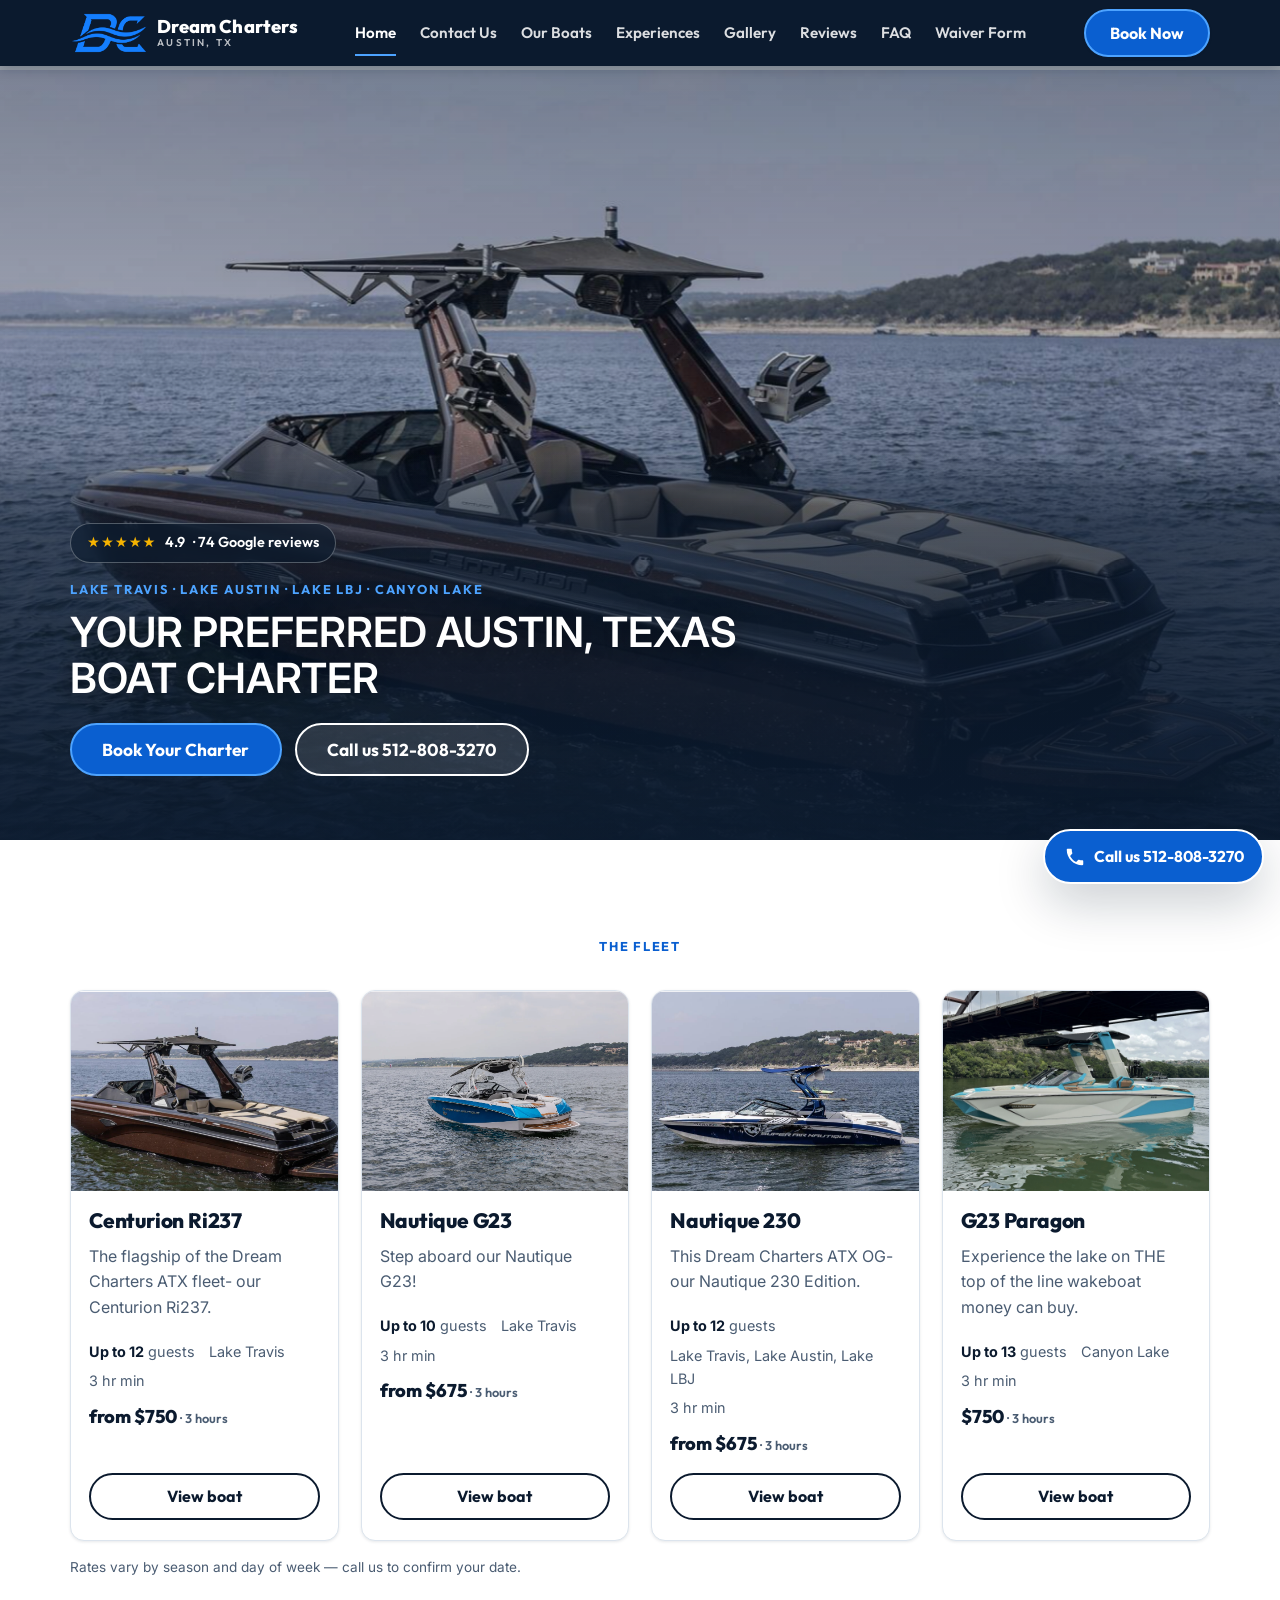
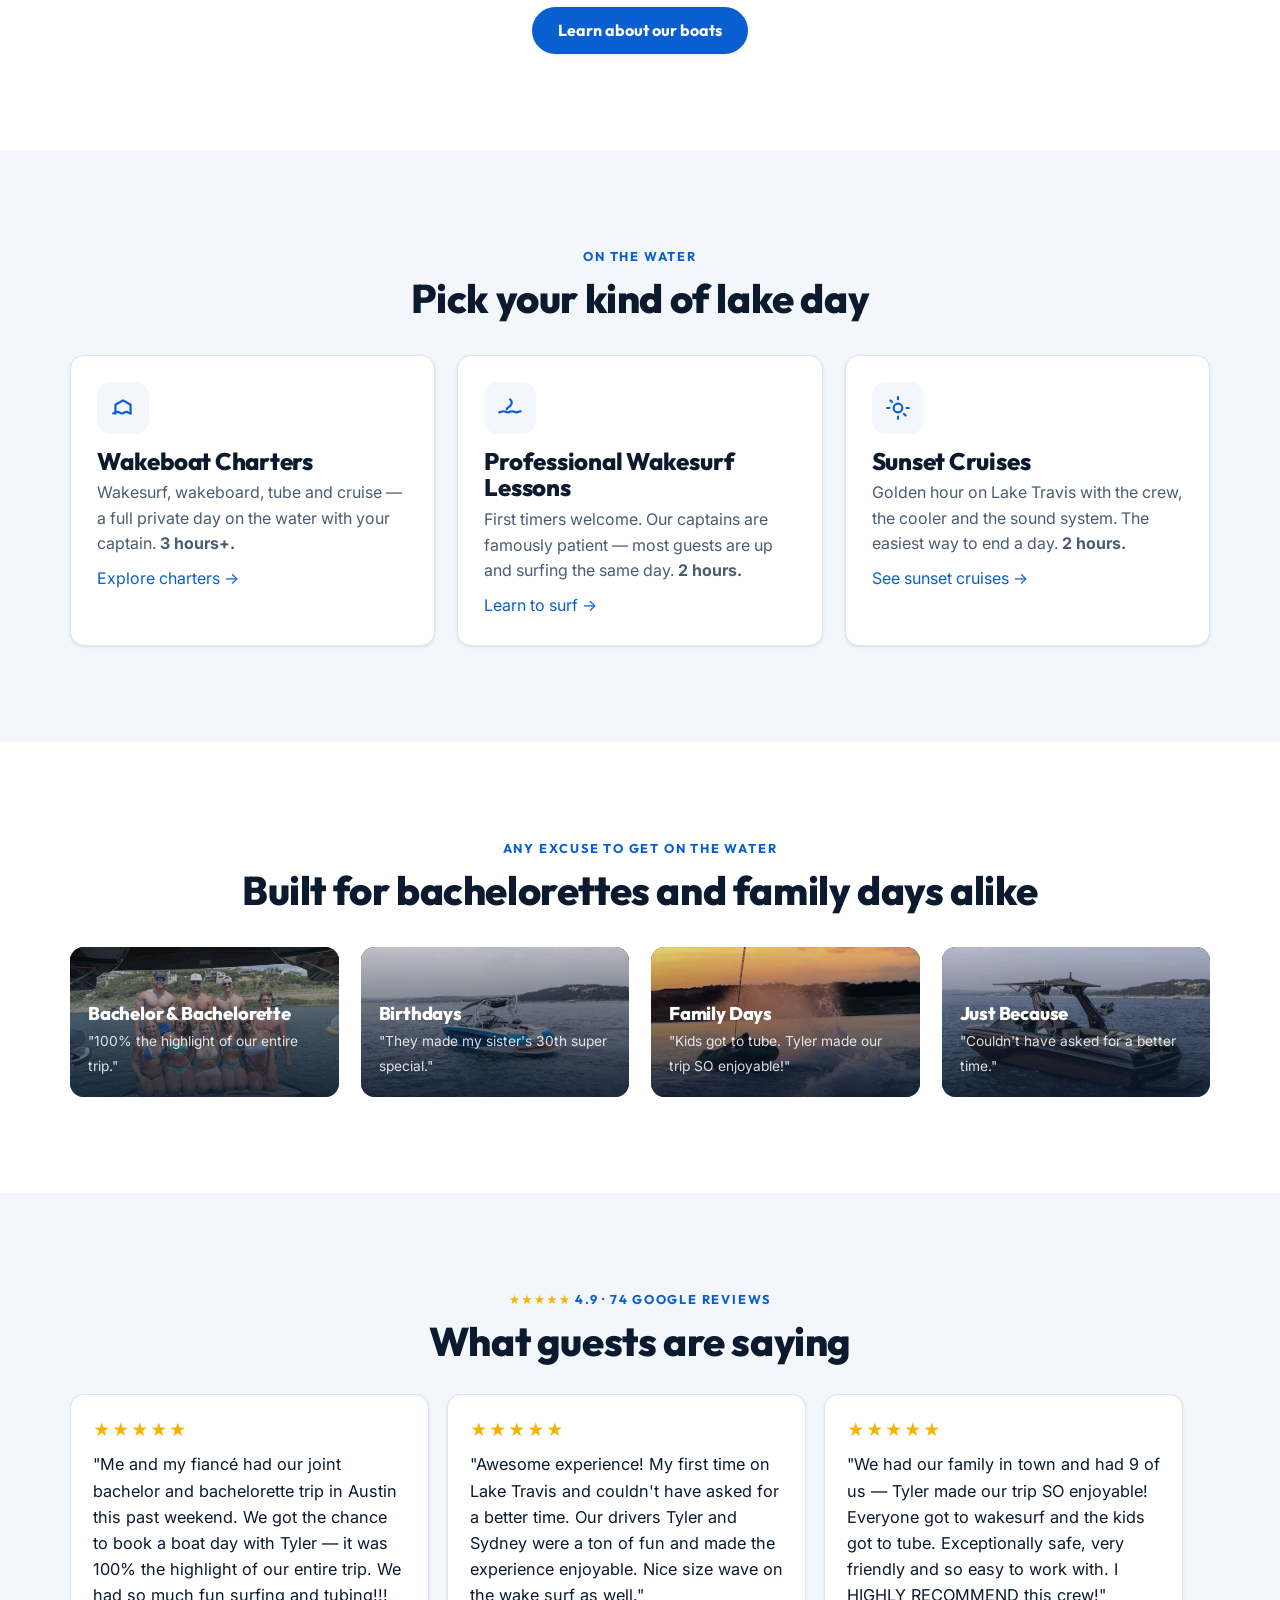
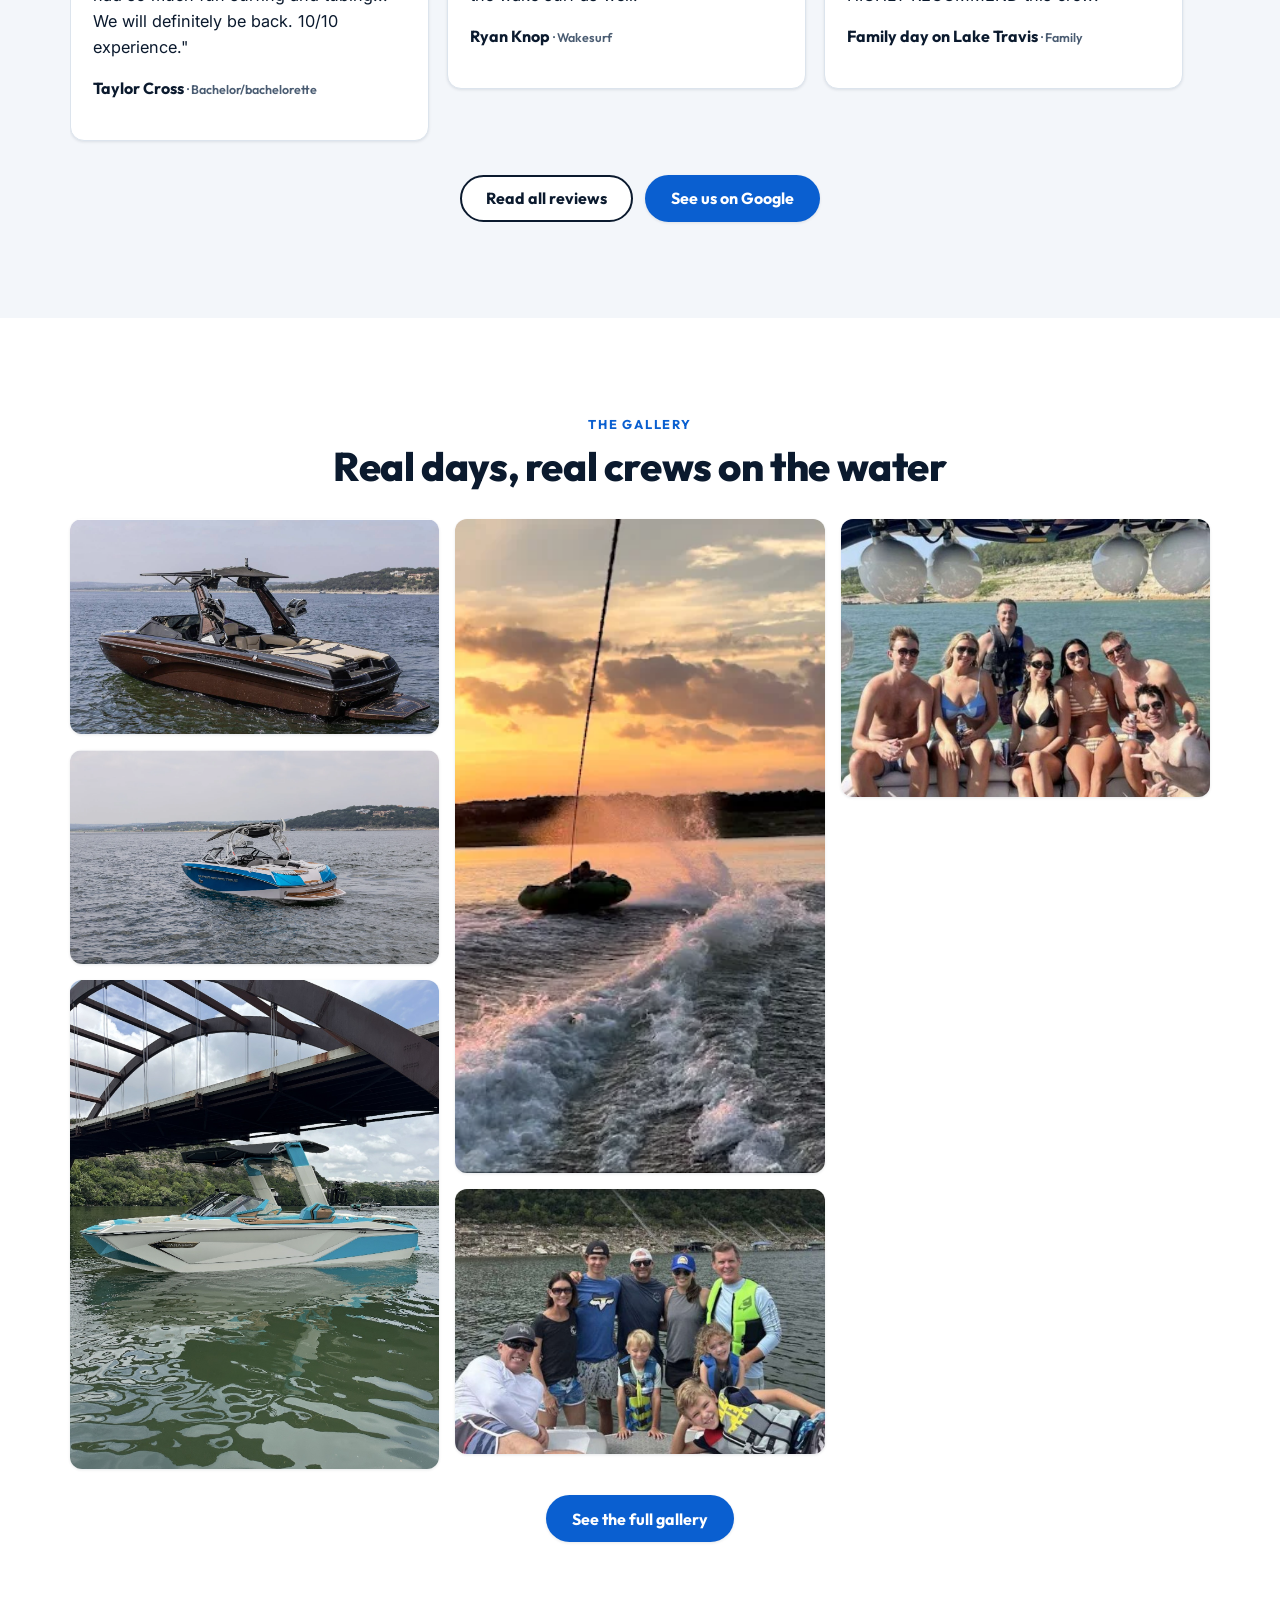
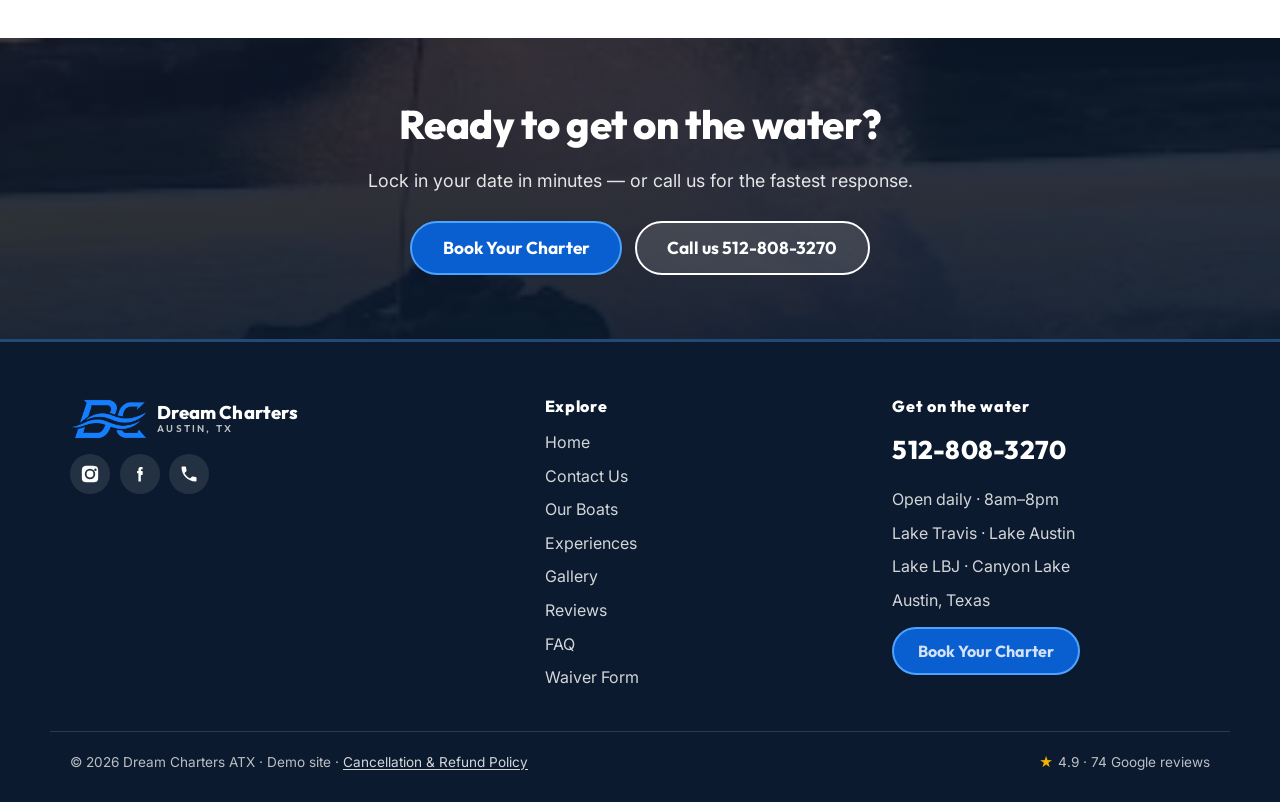
<file: index.html>
<!DOCTYPE html>
<html lang="en">
<head>
<meta charset="UTF-8">
<meta name="viewport" content="width=device-width, initial-scale=1.0">
<title>Dream Charters ATX | Lake Travis Boat Charters, Wakesurf & Sunset Cruises</title>
<meta name="description" content="Private boat charters on Lake Travis, Lake Austin, Lake LBJ & Canyon Lake. Pro captains and fuel included — wakesurfing, tubing and sunset cruises. 4.9★ across 74 Google reviews. Call 512-808-3270 to book.">
<meta name="keywords" content="Lake Travis boat rental, Austin boat charter, wakesurf lessons Austin, Lake Travis sunset cruise, Lake Austin boat rental">
<link rel="canonical" href="https://www.dreamchartersboatrentals.com/">
<meta property="og:title" content="Dream Charters ATX | Lake Travis Boat Charters">
<meta property="og:description" content="Private boat charters on Lake Travis, Lake Austin, Lake LBJ and Canyon Lake. Captain and fuel included.">
<meta property="og:image" content="https://www.dreamchartersboatrentals.com/assets/centurion.png">
<meta property="og:type" content="website">
<link rel="preconnect" href="https://fonts.googleapis.com">
<link rel="preconnect" href="https://fonts.gstatic.com" crossorigin>
<link href="https://fonts.googleapis.com/css2?family=Inter:wght@400;500;600;700&family=Outfit:wght@600;700;800&display=swap" rel="stylesheet">
<link rel="icon" type="image/png" href="assets/dc-favicon-32.png">
<link rel="apple-touch-icon" href="assets/dc-favicon-180.png">
<link rel="stylesheet" href="css/styles.css">
<script type="application/ld+json">
{
  "@context":"https://schema.org",
  "@type":"LocalBusiness",
  "name":"Dream Charters ATX",
  "image":"https://www.dreamchartersboatrentals.com/assets/centurion.png",
  "description":"Private boat charters on Lake Travis, Lake Austin, Lake LBJ and Canyon Lake. Captain and fuel included.",
  "telephone":"+1-512-808-3270",
  "url":"https://www.dreamchartersboatrentals.com/",
  "areaServed":["Lake Travis","Lake Austin","Lake LBJ","Canyon Lake","Austin, Texas"],
  "address":{"@type":"PostalAddress","addressLocality":"Austin","addressRegion":"TX","addressCountry":"US"},
  "openingHoursSpecification":{"@type":"OpeningHoursSpecification","dayOfWeek":["Monday","Tuesday","Wednesday","Thursday","Friday","Saturday","Sunday"],"opens":"08:00","closes":"20:00"},
  "aggregateRating":{"@type":"AggregateRating","ratingValue":"4.9","reviewCount":"74"},
  "sameAs":["https://www.instagram.com/dreamcharters.atx/"]
}
</script>
</head>
<body data-page="home">
<div id="site-header"></div>

<!-- ===== Hero ===== -->
<section class="hero">
  <img class="hero__img" src="assets/centurion.png" alt="The Centurion Ri237 charter boat on Lake Travis" fetchpriority="high">
  <div class="hero__content">
    <span class="rating-pill"><span class="stars" aria-hidden="true">★★★★★</span> <span class="sr-only">Rated </span>4.9<span class="sr-only"> out of 5 stars</span> · 74 Google reviews</span>
    <p class="eyebrow">Lake Travis · Lake Austin · Lake LBJ · Canyon Lake</p>
    <h1 class="hero__title"><span>YOUR PREFERRED</span> <span>AUSTIN, TEXAS</span> <span>BOAT CHARTER</span></h1>
    <div class="hero__cta">
      <a class="btn btn-primary btn-lg" href="https://book.squareup.com/appointments/le7ady9q3649w9/location/LFRJ1VVM5ZY8J/services" target="_blank" rel="noopener noreferrer">Book Your Charter</a>
      <a class="btn btn-ghost-light btn-lg" href="tel:+15128083270">Call us 512-808-3270</a>
    </div>
  </div>
</section>

<!-- ===== Fleet preview ===== -->
<section class="section">
  <div class="wrap">
    <div class="center" style="margin-bottom:34px">
      <p class="eyebrow">The Fleet</p>
    </div>
    <div class="grid grid-4">

      <article class="card">
        <img class="card__img" src="assets/centurion.png" alt="Centurion Ri237 wakesurf boat on Lake Travis">
        <div class="card__body">
          <h3 class="card__title">Centurion Ri237</h3>
          <p style="color:var(--text-muted);margin:.2rem 0 .6rem">The flagship of the Dream Charters ATX fleet- our Centurion Ri237.</p>
          <div class="card__meta"><span><b>Up to 12</b> guests</span><span>Lake Travis</span><span>3 hr min</span></div>
          <span class="price">from $750<small> · 3 hours</small></span>
          <div class="card__foot"><a class="btn btn-secondary btn-block" href="boat-centurion.html">View boat</a></div>
        </div>
      </article>

      <article class="card">
        <img class="card__img" src="assets/nautique-g23.png" alt="Nautique G23 charter boat on Lake Travis">
        <div class="card__body">
          <h3 class="card__title">Nautique G23</h3>
          <p style="color:var(--text-muted);margin:.2rem 0 .6rem">Step aboard our Nautique G23!</p>
          <div class="card__meta"><span><b>Up to 10</b> guests</span><span>Lake Travis</span><span>3 hr min</span></div>
          <span class="price">from $675<small> · 3 hours</small></span>
          <div class="card__foot"><a class="btn btn-secondary btn-block" href="boat-nautique-g23.html">View boat</a></div>
        </div>
      </article>

      <article class="card">
        <img class="card__img" src="assets/nautique-230.png" alt="Nautique 230 charter boat on Lake Travis">
        <div class="card__body">
          <h3 class="card__title">Nautique 230</h3>
          <p style="color:var(--text-muted);margin:.2rem 0 .6rem">This Dream Charters ATX OG- our Nautique 230 Edition.</p>
          <div class="card__meta"><span><b>Up to 12</b> guests</span><span>Lake Travis, Lake Austin, Lake LBJ</span><span>3 hr min</span></div>
          <span class="price">from $675<small> · 3 hours</small></span>
          <div class="card__foot"><a class="btn btn-secondary btn-block" href="boat-nautique-230.html">View boat</a></div>
        </div>
      </article>

      <article class="card">
        <img class="card__img" src="assets/paragon.jpg" alt="G23 Paragon wakeboat under the Pennybacker Bridge on Lake Austin">
        <div class="card__body">
          <h3 class="card__title">G23 Paragon</h3>
          <p style="color:var(--text-muted);margin:.2rem 0 .6rem">Experience the lake on THE top of the line wakeboat money can buy.</p>
          <!-- Canyon Lake only — confirmed by Tyler 2026-07-27 -->
          <div class="card__meta"><span><b>Up to 13</b> guests</span><span>Canyon Lake</span><span>3 hr min</span></div>
          <span class="price">$750<small> · 3 hours</small></span>
          <div class="card__foot"><a class="btn btn-secondary btn-block" href="boat-g23-paragon.html">View boat</a></div>
        </div>
      </article>

    </div>
    <p class="rate-note">Rates vary by season and day of week — call us to confirm your date.</p>
    <div class="center" style="margin-top:28px"><a class="btn btn-primary" href="boats.html">Learn about our boats</a></div>
  </div>
</section>

<!-- ===== Experiences ===== -->
<section class="section bg-soft">
  <div class="wrap">
    <div class="center" style="margin-bottom:34px">
      <p class="eyebrow">On the water</p>
      <h2>Pick your kind of lake day</h2>
    </div>
    <div class="grid grid-3">
      <div class="feature">
        <div class="feature__icon"><svg width="26" height="26" viewBox="0 0 24 24" fill="none" stroke="currentColor" stroke-width="2" stroke-linecap="round" stroke-linejoin="round"><path d="M3 17c2 0 2-1.5 4-1.5s2 1.5 4 1.5 2-1.5 4-1.5 2 1.5 4 1.5"/><path d="M5 17V9l7-4 7 4v8"/></svg></div>
        <h3>Wakeboat Charters</h3>
        <p style="margin-bottom:.6rem">Wakesurf, wakeboard, tube and cruise — a full private day on the water with your captain. <b>3 hours+.</b></p>
        <a href="experiences.html#wakeboat-charters">Explore charters →</a>
      </div>
      <div class="feature">
        <div class="feature__icon"><svg width="26" height="26" viewBox="0 0 24 24" fill="none" stroke="currentColor" stroke-width="2" stroke-linecap="round" stroke-linejoin="round"><path d="M2 16c2 0 2-1 4-1s2 1 4 1 2-1 4-1 2 1 4 1 2-1 4-1"/><path d="M12 4c1.5 1 2 3 1 5s-3 2-4 4"/></svg></div>
        <h3>Professional Wakesurf Lessons</h3>
        <p style="margin-bottom:.6rem">First timers welcome. Our captains are famously patient — most guests are up and surfing the same day. <b>2 hours.</b></p>
        <a href="experiences.html#wakesurf-lessons">Learn to surf →</a>
      </div>
      <div class="feature">
        <div class="feature__icon"><svg width="26" height="26" viewBox="0 0 24 24" fill="none" stroke="currentColor" stroke-width="2" stroke-linecap="round" stroke-linejoin="round"><circle cx="12" cy="12" r="4"/><path d="M12 2v2M12 20v2M2 12h2M20 12h2M5 5l1.5 1.5M17.5 17.5 19 19"/></svg></div>
        <h3>Sunset Cruises</h3>
        <p style="margin-bottom:.6rem">Golden hour on Lake Travis with the crew, the cooler and the sound system. The easiest way to end a day. <b>2 hours.</b></p>
        <a href="experiences.html#sunset-cruises">See sunset cruises →</a>
      </div>
    </div>
  </div>
</section>

<!-- ===== Occasions strip ===== -->
<section class="section">
  <div class="wrap">
    <div class="center" style="margin-bottom:34px">
      <p class="eyebrow">Any excuse to get on the water</p>
      <h2>Built for bachelorettes and family days alike</h2>
    </div>
    <div class="grid grid-4">
      <a class="occasion" href="book.html" style="text-decoration:none">
        <img src="assets/review-taylor-cross.jpg" alt="Group celebrating a bachelor and bachelorette trip on the boat">
        <span class="occasion__label"><h3>Bachelor & Bachelorette</h3><span>"100% the highlight of our entire trip."</span></span>
      </a>
      <a class="occasion" href="occasions.html#birthdays" style="text-decoration:none">
        <img src="assets/nautique-g23.png" alt="The Nautique G23 wakeboat on Lake Travis">
        <span class="occasion__label"><h3>Birthdays</h3><span>"They made my sister's 30th super special."</span></span>
      </a>
      <a class="occasion" href="occasions.html#family" style="text-decoration:none">
        <img src="assets/sunset-tubing.webp" alt="Tubing behind the boat at sunset on Lake Travis">
        <span class="occasion__label"><h3>Family Days</h3><span>"Kids got to tube. Tyler made our trip SO enjoyable!"</span></span>
      </a>
      <a class="occasion" href="occasions.html#justbecause" style="text-decoration:none">
        <img src="assets/centurion.png" alt="Cruising Lake Travis on a sunny afternoon">
        <span class="occasion__label"><h3>Just Because</h3><span>"Couldn't have asked for a better time."</span></span>
      </a>
    </div>
  </div>
</section>

<!-- ===== Reviews carousel ===== -->
<section class="section bg-soft">
  <div class="wrap">
    <div class="center" style="margin-bottom:30px">
      <p class="eyebrow"><span class="stars" aria-hidden="true">★★★★★</span> <span class="sr-only">Rated </span>4.9<span class="sr-only"> out of 5 stars</span> · 74 Google reviews</p>
      <h2>What guests are saying</h2>
    </div>
    <div class="carousel">
      <div class="carousel__track">
        <div class="review">
          <div class="stars" aria-hidden="true">★★★★★</div><span class="sr-only">Rated 5 out of 5 stars</span>
          <p class="review__text">"Me and my fiancé had our joint bachelor and bachelorette trip in Austin this past weekend. We got the chance to book a boat day with Tyler — it was 100% the highlight of our entire trip. We had so much fun surfing and tubing!!! We will definitely be back. 10/10 experience."</p>
          <p class="review__by">Taylor Cross <span class="review__tag">· Bachelor/bachelorette</span></p>
        </div>
        <div class="review">
          <div class="stars" aria-hidden="true">★★★★★</div><span class="sr-only">Rated 5 out of 5 stars</span>
          <p class="review__text">"Awesome experience! My first time on Lake Travis and couldn't have asked for a better time. Our drivers Tyler and Sydney were a ton of fun and made the experience enjoyable. Nice size wave on the wake surf as well."</p>
          <p class="review__by">Ryan Knop <span class="review__tag">· Wakesurf</span></p>
        </div>
        <div class="review">
          <div class="stars" aria-hidden="true">★★★★★</div><span class="sr-only">Rated 5 out of 5 stars</span>
          <p class="review__text">"We had our family in town and had 9 of us — Tyler made our trip SO enjoyable! Everyone got to wakesurf and the kids got to tube. Exceptionally safe, very friendly and so easy to work with. I HIGHLY RECOMMEND this crew!"</p>
          <p class="review__by">Family day on Lake Travis <span class="review__tag">· Family</span></p>
        </div>
        <div class="review">
          <div class="stars" aria-hidden="true">★★★★★</div><span class="sr-only">Rated 5 out of 5 stars</span>
          <p class="review__text">"Wonderful 4th of July with Dream Charters! Tyler and Sydney were amazing. Teenage daughters had a blast learning how to wake surf and then finished off with some tubing. Highly recommend for your next trip to Lake Travis. You won't be disappointed!"</p>
          <p class="review__by">John Rose <span class="review__tag">· Family</span></p>
        </div>
      </div>
    </div>
    <div class="center" style="margin-top:26px;display:flex;gap:.8rem;justify-content:center;flex-wrap:wrap">
      <a class="btn btn-secondary" href="reviews.html">Read all reviews</a>
      <a class="btn btn-primary" href="https://www.google.com/search?q=Dream+Charters+ATX" target="_blank" rel="noopener">See us on Google</a>
    </div>
  </div>
</section>

<!-- ===== Gallery teaser ===== -->
<section class="section">
  <div class="wrap">
    <div class="center" style="margin-bottom:30px">
      <p class="eyebrow">The gallery</p>
      <h2>Real days, real crews on the water</h2>
    </div>
    <div class="gallery">
      <img src="assets/centurion.png" alt="Centurion Ri237 charter boat on Lake Travis" loading="lazy">
      <img src="assets/nautique-g23.png" alt="Nautique G23 wakeboat cruising Lake Travis" loading="lazy">
      <img src="assets/paragon.jpg" alt="G23 Paragon wakeboat under the Pennybacker Bridge on Lake Austin" loading="lazy">
      <img src="assets/sunset-tubing.webp" alt="Tubing behind the boat at sunset on Lake Travis" loading="lazy">
      <img src="assets/review-family.jpg" alt="Family with kids in life jackets on a Lake Travis charter" loading="lazy">
      <img src="assets/review-ryan-knop.jpg" alt="Group of friends relaxing aboard a Dream Charters boat" loading="lazy">
    </div>
    <div class="center" style="margin-top:26px"><a class="btn btn-primary" href="gallery.html">See the full gallery</a></div>
  </div>
</section>

<!-- ===== Final CTA band ===== -->
<section class="cta-band">
  <img src="assets/sunset-tubing.webp" alt="Sunset on Lake Travis behind the boat">
  <div class="wrap">
    <h2>Ready to get on the water?</h2>
    <p class="lead" style="margin:0 auto 1.6rem">Lock in your date in minutes — or call us for the fastest response.</p>
    <div class="hero__cta">
      <a class="btn btn-primary btn-lg" href="https://book.squareup.com/appointments/le7ady9q3649w9/location/LFRJ1VVM5ZY8J/services" target="_blank" rel="noopener noreferrer">Book Your Charter</a>
      <a class="btn btn-ghost-light btn-lg" href="tel:+15128083270">Call us 512-808-3270</a>
    </div>
  </div>
</section>

<div id="site-footer"></div>
<script src="js/layout.js"></script>
<script src="js/main.js"></script>
</body>
</html>
</file>
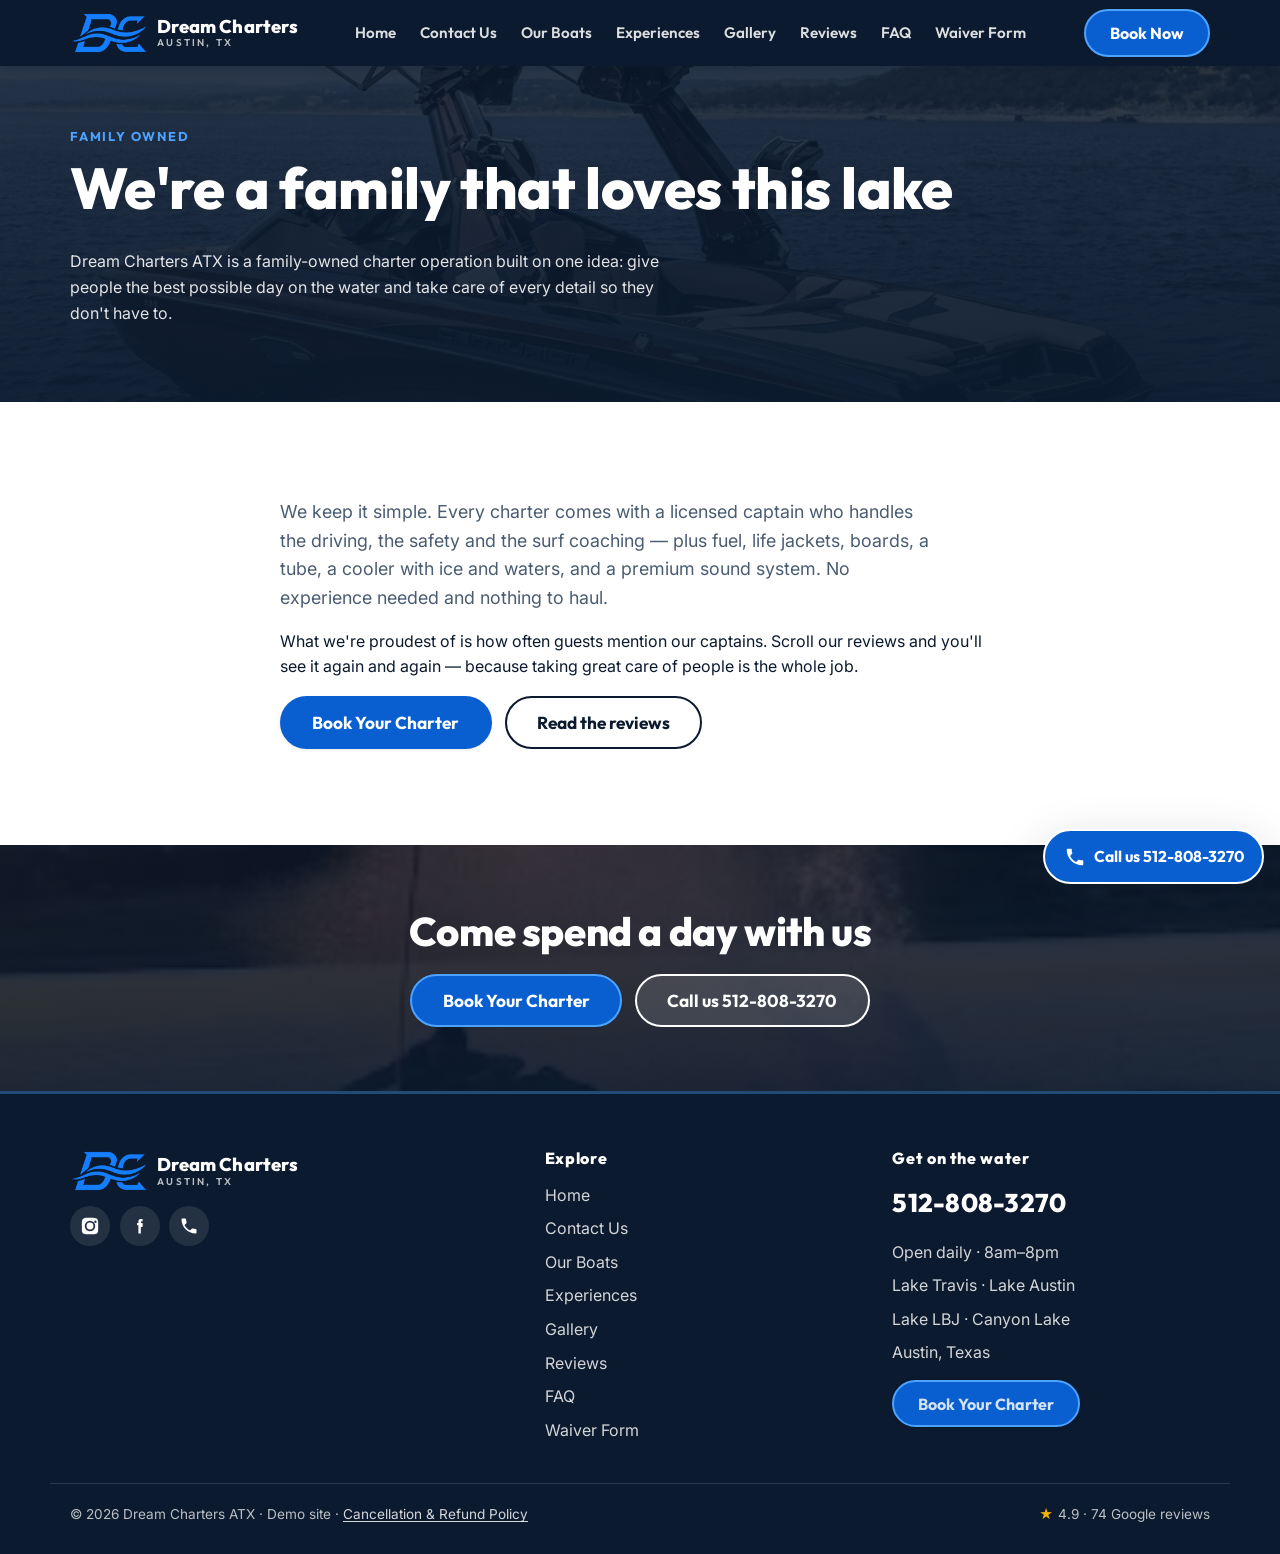
<file: about.html>
<!DOCTYPE html>
<html lang="en">
<head>
<meta charset="UTF-8">
<meta name="viewport" content="width=device-width, initial-scale=1.0">
<title>About | Dream Charters ATX — Family-Owned Lake Travis Boat Charters</title>
<meta name="description" content="Dream Charters ATX is a family-owned boat charter operation on Lake Travis. Every charter includes a licensed captain, fuel, life jackets, boards and a tube.">
<link rel="canonical" href="https://www.dreamchartersboatrentals.com/about.html">
<link rel="preconnect" href="https://fonts.googleapis.com">
<link rel="preconnect" href="https://fonts.gstatic.com" crossorigin>
<link href="https://fonts.googleapis.com/css2?family=Inter:wght@400;500;600;700&family=Outfit:wght@600;700;800&display=swap" rel="stylesheet">
<link rel="icon" type="image/png" href="assets/dc-favicon-32.png">
<link rel="apple-touch-icon" href="assets/dc-favicon-180.png">
<link rel="stylesheet" href="css/styles.css">
</head>
<body data-page="about">
<div id="site-header"></div>

<section class="page-hero">
  <img class="page-hero__img" src="assets/centurion.png" alt="The Dream Charters ATX Centurion on Lake Travis">
  <div class="wrap">
    <p class="eyebrow">Family owned</p>
    <h1>We're a family that loves this lake</h1>
    <p>Dream Charters ATX is a family-owned charter operation built on one idea: give people the best possible day on the water and take care of every detail so they don't have to.</p>
  </div>
</section>

<section class="section">
  <div class="wrap" style="max-width:760px">
    <p class="lead">We keep it simple. Every charter comes with a licensed captain who handles the driving, the safety and the surf coaching — plus fuel, life jackets, boards, a tube, a cooler with ice and waters, and a premium sound system. No experience needed and nothing to haul.</p>
    <p>What we're proudest of is how often guests mention our captains. Scroll our reviews and you'll see it again and again — because taking great care of people is the whole job.</p>
    <div class="hero__cta">
      <a class="btn btn-primary btn-lg" href="https://book.squareup.com/appointments/le7ady9q3649w9/location/LFRJ1VVM5ZY8J/services" target="_blank" rel="noopener noreferrer">Book Your Charter</a>
      <a class="btn btn-secondary btn-lg" href="reviews.html">Read the reviews</a>
    </div>
  </div>
</section>

<section class="cta-band">
  <img src="assets/sunset-tubing.webp" alt="Sunset on Lake Travis">
  <div class="wrap">
    <h2>Come spend a day with us</h2>
    <div class="hero__cta" style="margin-top:1.2rem">
      <a class="btn btn-primary btn-lg" href="https://book.squareup.com/appointments/le7ady9q3649w9/location/LFRJ1VVM5ZY8J/services" target="_blank" rel="noopener noreferrer">Book Your Charter</a>
      <a class="btn btn-ghost-light btn-lg" href="tel:+15128083270">Call us 512-808-3270</a>
    </div>
  </div>
</section>

<div id="site-footer"></div>
<script src="js/layout.js"></script>
<script src="js/main.js"></script>
</body>
</html>
</file>
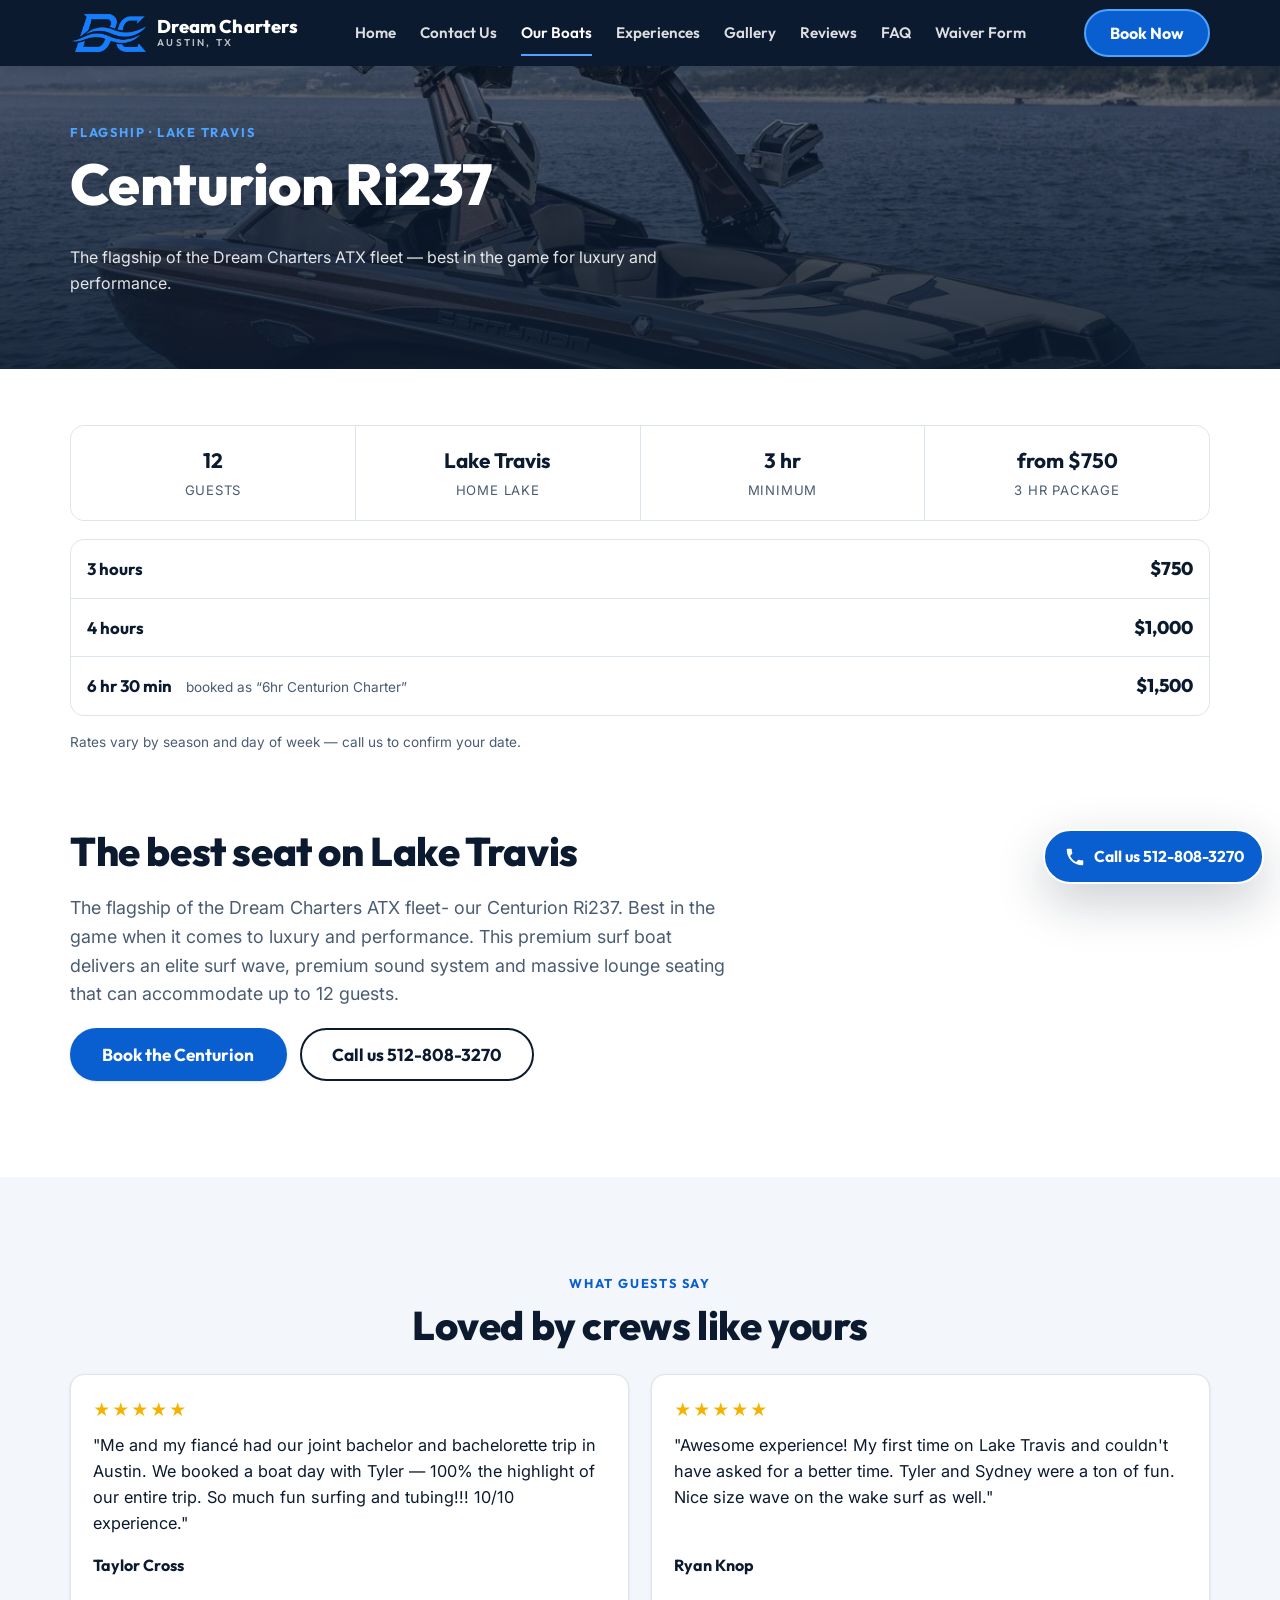
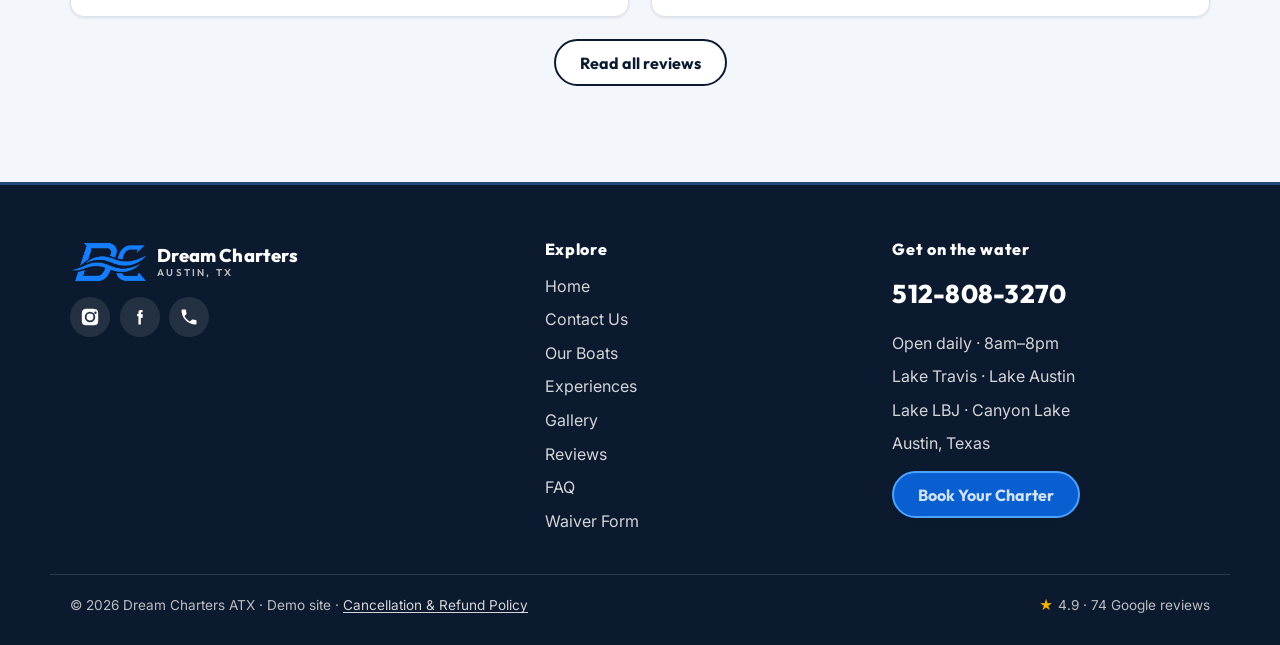
<file: boat-centurion.html>
<!DOCTYPE html>
<html lang="en">
<head>
<meta charset="UTF-8">
<meta name="viewport" content="width=device-width, initial-scale=1.0">
<title>Centurion Ri237 | Dream Charters ATX — Lake Travis Flagship Wakeboat</title>
<meta name="description" content="Charter the Centurion Ri237, the flagship of the Dream Charters ATX fleet on Lake Travis. Elite surf wave, premium sound and lounge seating for up to 12. Captain and fuel included.">
<link rel="canonical" href="https://www.dreamchartersboatrentals.com/boat-centurion.html">
<link rel="preconnect" href="https://fonts.googleapis.com">
<link rel="preconnect" href="https://fonts.gstatic.com" crossorigin>
<link href="https://fonts.googleapis.com/css2?family=Inter:wght@400;500;600;700&family=Outfit:wght@600;700;800&display=swap" rel="stylesheet">
<link rel="icon" type="image/png" href="assets/dc-favicon-32.png">
<link rel="apple-touch-icon" href="assets/dc-favicon-180.png">
<link rel="stylesheet" href="css/styles.css">
</head>
<body data-page="boats">
<div id="site-header"></div>

<section class="page-hero" style="padding:0">
  <img class="page-hero__img" style="opacity:1" src="assets/centurion.png" alt="Centurion Ri237 flagship wakesurf boat on Lake Travis">
  <div class="wrap" style="padding-top:56px;padding-bottom:56px">
    <p class="eyebrow">Flagship · Lake Travis</p>
    <h1>Centurion Ri237</h1>
    <p>The flagship of the Dream Charters ATX fleet — best in the game for luxury and performance.</p>
  </div>
</section>

<!-- quick specs -->
<section class="section--tight">
  <div class="wrap">
    <div class="specs">
      <div class="spec"><b>12</b><span>Guests</span></div>
      <div class="spec"><b>Lake Travis</b><span>Home lake</span></div>
      <div class="spec"><b>3 hr</b><span>Minimum</span></div>
      <div class="spec"><b>from $750</b><span>3 hr package</span></div>
    </div>
    <ul class="pkgs">
      <li><span class="pkg__dur">3 hours</span><span class="pkg__price">$750</span></li>
      <li><span class="pkg__dur">4 hours</span><span class="pkg__price">$1,000</span></li>
      <li><span class="pkg__dur">6 hr 30 min</span><span class="pkg__note">booked as “6hr Centurion Charter”</span><span class="pkg__price">$1,500</span></li>
    </ul>
    <p class="rate-note">Rates vary by season and day of week — call us to confirm your date.</p>
  </div>
</section>

<section class="section" style="padding-top:20px">
  <div class="wrap">
    <h2>The best seat on Lake Travis</h2>
    <p class="lead">The flagship of the Dream Charters ATX fleet- our Centurion Ri237. Best in the game when it comes to luxury and performance. This premium surf boat delivers an elite surf wave, premium sound system and massive lounge seating that can accommodate up to 12 guests.</p>
    <div class="hero__cta" style="margin-top:1.2rem">
      <a class="btn btn-primary btn-lg" data-book="centurion" href="https://book.squareup.com/appointments/le7ady9q3649w9/location/LFRJ1VVM5ZY8J/services" target="_blank" rel="noopener noreferrer">Book the Centurion</a>
      <a class="btn btn-secondary btn-lg" href="tel:+15128083270">Call us 512-808-3270</a>
    </div>
  </div>
</section>

<section class="section bg-soft">
  <div class="wrap">
    <div class="center" style="margin-bottom:26px"><p class="eyebrow">What guests say</p><h2>Loved by crews like yours</h2></div>
    <div class="grid grid-2">
      <div class="review">
        <div class="stars" aria-hidden="true">★★★★★</div><span class="sr-only">Rated 5 out of 5 stars</span>
        <p class="review__text">"Me and my fiancé had our joint bachelor and bachelorette trip in Austin. We booked a boat day with Tyler — 100% the highlight of our entire trip. So much fun surfing and tubing!!! 10/10 experience."</p>
        <p class="review__by">Taylor Cross</p>
      </div>
      <div class="review">
        <div class="stars" aria-hidden="true">★★★★★</div><span class="sr-only">Rated 5 out of 5 stars</span>
        <p class="review__text">"Awesome experience! My first time on Lake Travis and couldn't have asked for a better time. Tyler and Sydney were a ton of fun. Nice size wave on the wake surf as well."</p>
        <p class="review__by">Ryan Knop</p>
      </div>
    </div>
    <div class="center" style="margin-top:22px"><a class="btn btn-secondary" href="reviews.html">Read all reviews</a></div>
  </div>
</section>

<div id="site-footer"></div>
<script src="js/layout.js"></script>
<script src="js/main.js"></script>
</body>
</html>
</file>
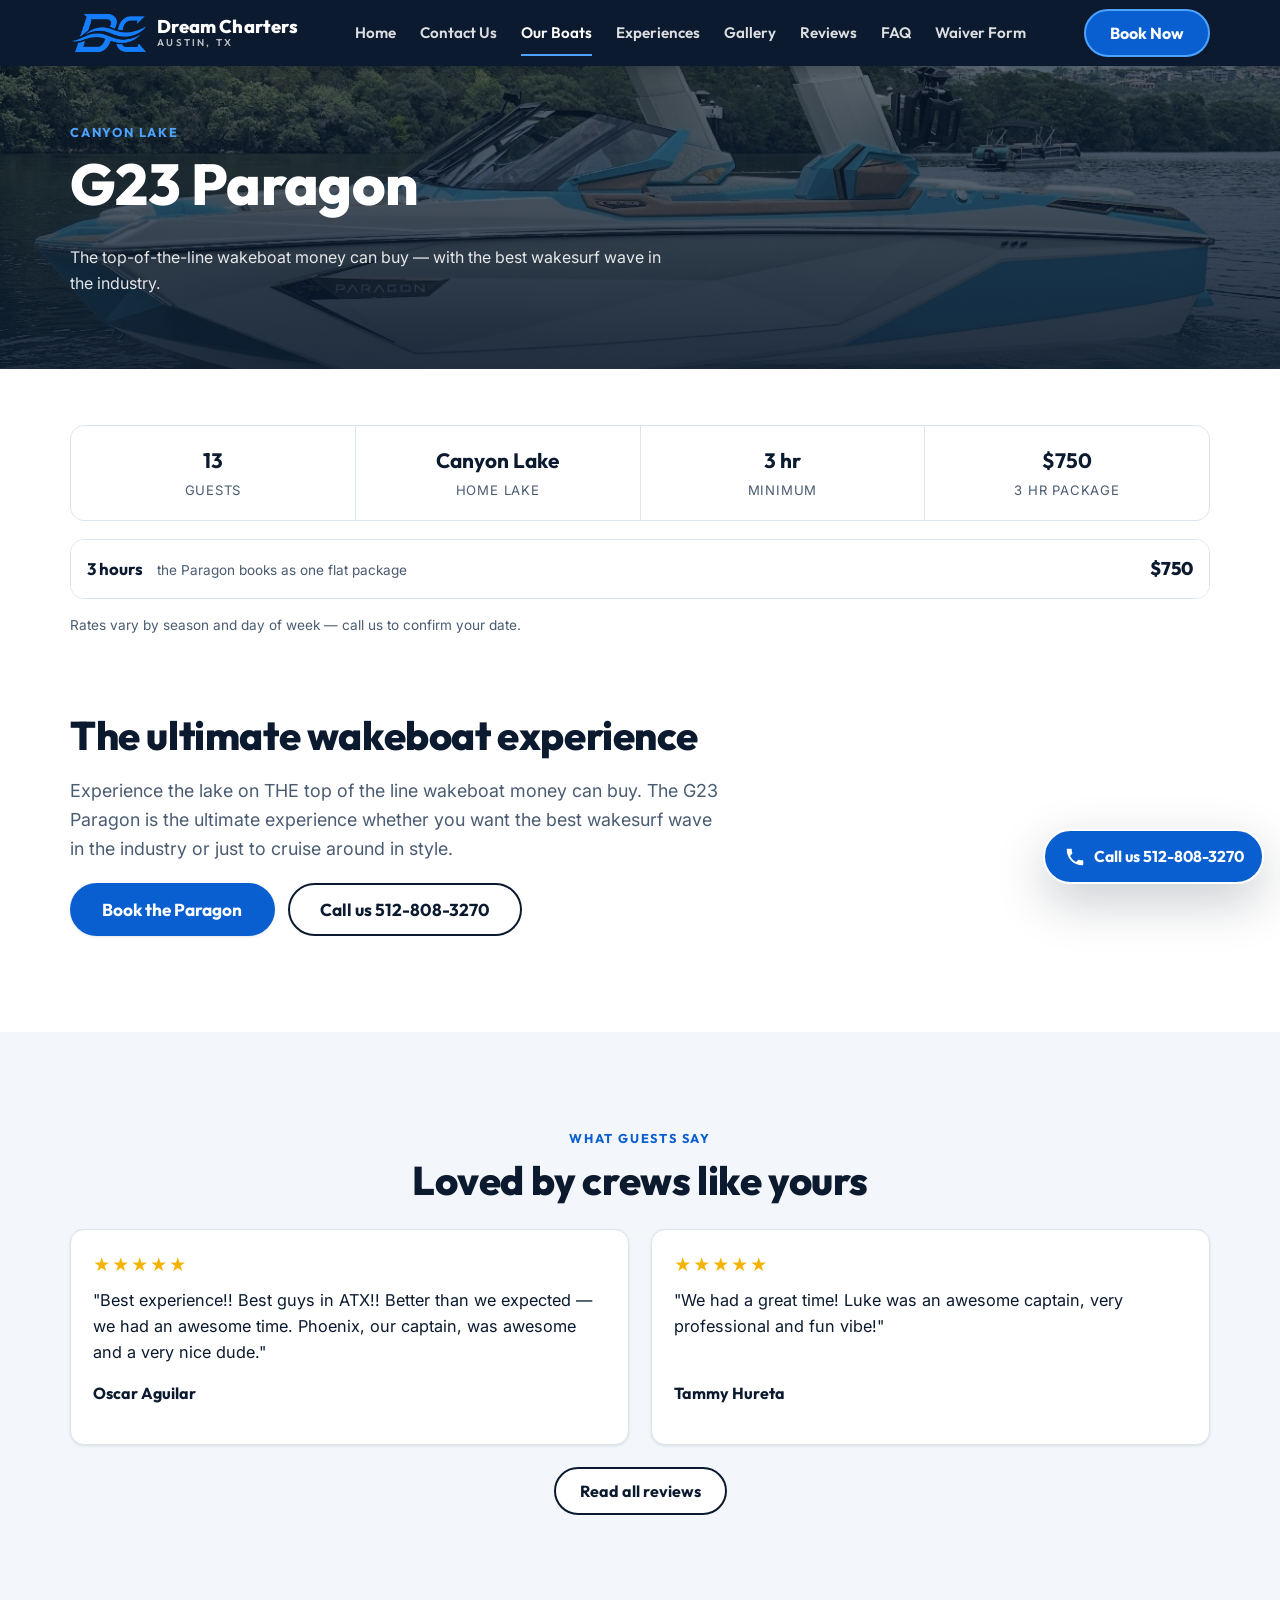
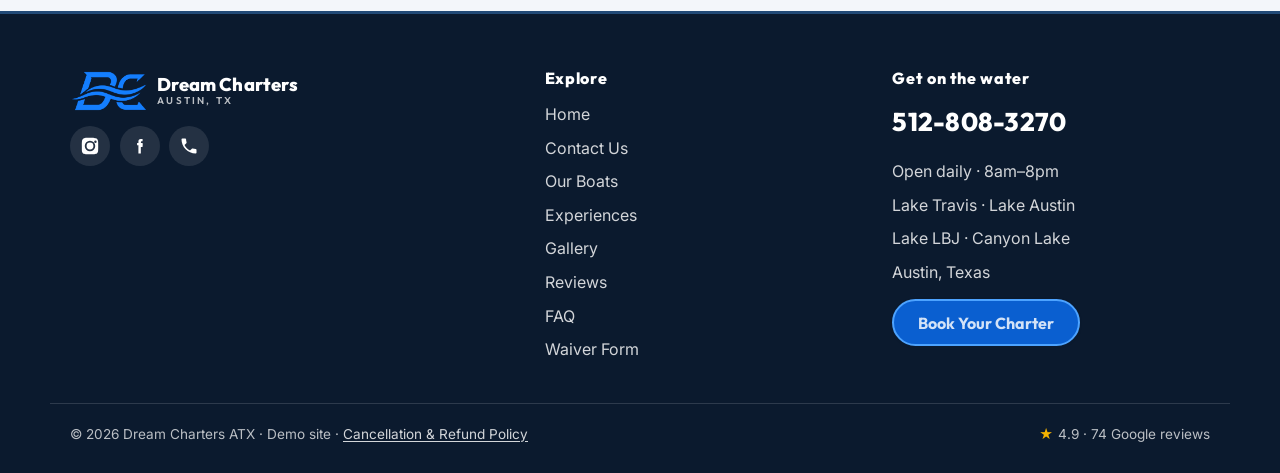
<file: boat-g23-paragon.html>
<!DOCTYPE html>
<html lang="en">
<head>
<meta charset="UTF-8">
<meta name="viewport" content="width=device-width, initial-scale=1.0">
<!-- Canyon Lake only — confirmed by Tyler 2026-07-27 -->
<title>G23 Paragon | Dream Charters ATX — Canyon Lake Wakeboat</title>
<meta name="description" content="Charter the G23 Paragon on Canyon Lake — the top of the line wakeboat money can buy, with the best wakesurf wave in the industry and room for up to 13 guests. Captain and fuel included.">
<link rel="canonical" href="https://www.dreamchartersboatrentals.com/boat-g23-paragon.html">
<link rel="preconnect" href="https://fonts.googleapis.com">
<link rel="preconnect" href="https://fonts.gstatic.com" crossorigin>
<link href="https://fonts.googleapis.com/css2?family=Inter:wght@400;500;600;700&family=Outfit:wght@600;700;800&display=swap" rel="stylesheet">
<link rel="icon" type="image/png" href="assets/dc-favicon-32.png">
<link rel="apple-touch-icon" href="assets/dc-favicon-180.png">
<link rel="stylesheet" href="css/styles.css">
</head>
<body data-page="boats">
<div id="site-header"></div>

<section class="page-hero" style="padding:0">
  <img class="page-hero__img" style="opacity:1" src="assets/paragon.jpg" alt="G23 Paragon wakeboat under the Pennybacker Bridge on Lake Austin">
  <div class="wrap" style="padding-top:56px;padding-bottom:56px">
    <!-- Canyon Lake only — confirmed by Tyler 2026-07-27 -->
    <p class="eyebrow">Canyon Lake</p>
    <h1>G23 Paragon</h1>
    <p>The top-of-the-line wakeboat money can buy — with the best wakesurf wave in the industry.</p>
  </div>
</section>

<section class="section--tight">
  <div class="wrap">
    <div class="specs">
      <div class="spec"><b>13</b><span>Guests</span></div>
      <!-- Canyon Lake only — confirmed by Tyler 2026-07-27 -->
      <div class="spec"><b>Canyon Lake</b><span>Home lake</span></div>
      <div class="spec"><b>3 hr</b><span>Minimum</span></div>
      <div class="spec"><b>$750</b><span>3 hr package</span></div>
    </div>
    <ul class="pkgs">
      <li><span class="pkg__dur">3 hours</span><span class="pkg__note">the Paragon books as one flat package</span><span class="pkg__price">$750</span></li>
    </ul>
    <p class="rate-note">Rates vary by season and day of week — call us to confirm your date.</p>
  </div>
</section>

<section class="section" style="padding-top:20px">
  <div class="wrap">
    <h2>The ultimate wakeboat experience</h2>
    <p class="lead">Experience the lake on THE top of the line wakeboat money can buy. The G23 Paragon is the ultimate experience whether you want the best wakesurf wave in the industry or just to cruise around in style.</p>
    <div class="hero__cta" style="margin-top:1.2rem">
      <a class="btn btn-primary btn-lg" data-book="paragon" href="https://book.squareup.com/appointments/le7ady9q3649w9/location/LFRJ1VVM5ZY8J/services" target="_blank" rel="noopener noreferrer">Book the Paragon</a>
      <a class="btn btn-secondary btn-lg" href="tel:+15128083270">Call us 512-808-3270</a>
    </div>
  </div>
</section>

<section class="section bg-soft">
  <div class="wrap">
    <div class="center" style="margin-bottom:26px"><p class="eyebrow">What guests say</p><h2>Loved by crews like yours</h2></div>
    <div class="grid grid-2">
      <div class="review">
        <div class="stars" aria-hidden="true">★★★★★</div><span class="sr-only">Rated 5 out of 5 stars</span>
        <p class="review__text">"Best experience!! Best guys in ATX!! Better than we expected — we had an awesome time. Phoenix, our captain, was awesome and a very nice dude."</p>
        <p class="review__by">Oscar Aguilar</p>
      </div>
      <div class="review">
        <div class="stars" aria-hidden="true">★★★★★</div><span class="sr-only">Rated 5 out of 5 stars</span>
        <p class="review__text">"We had a great time! Luke was an awesome captain, very professional and fun vibe!"</p>
        <p class="review__by">Tammy Hureta</p>
      </div>
    </div>
    <div class="center" style="margin-top:22px"><a class="btn btn-secondary" href="reviews.html">Read all reviews</a></div>
  </div>
</section>

<div id="site-footer"></div>
<script src="js/layout.js"></script>
<script src="js/main.js"></script>
</body>
</html>
</file>
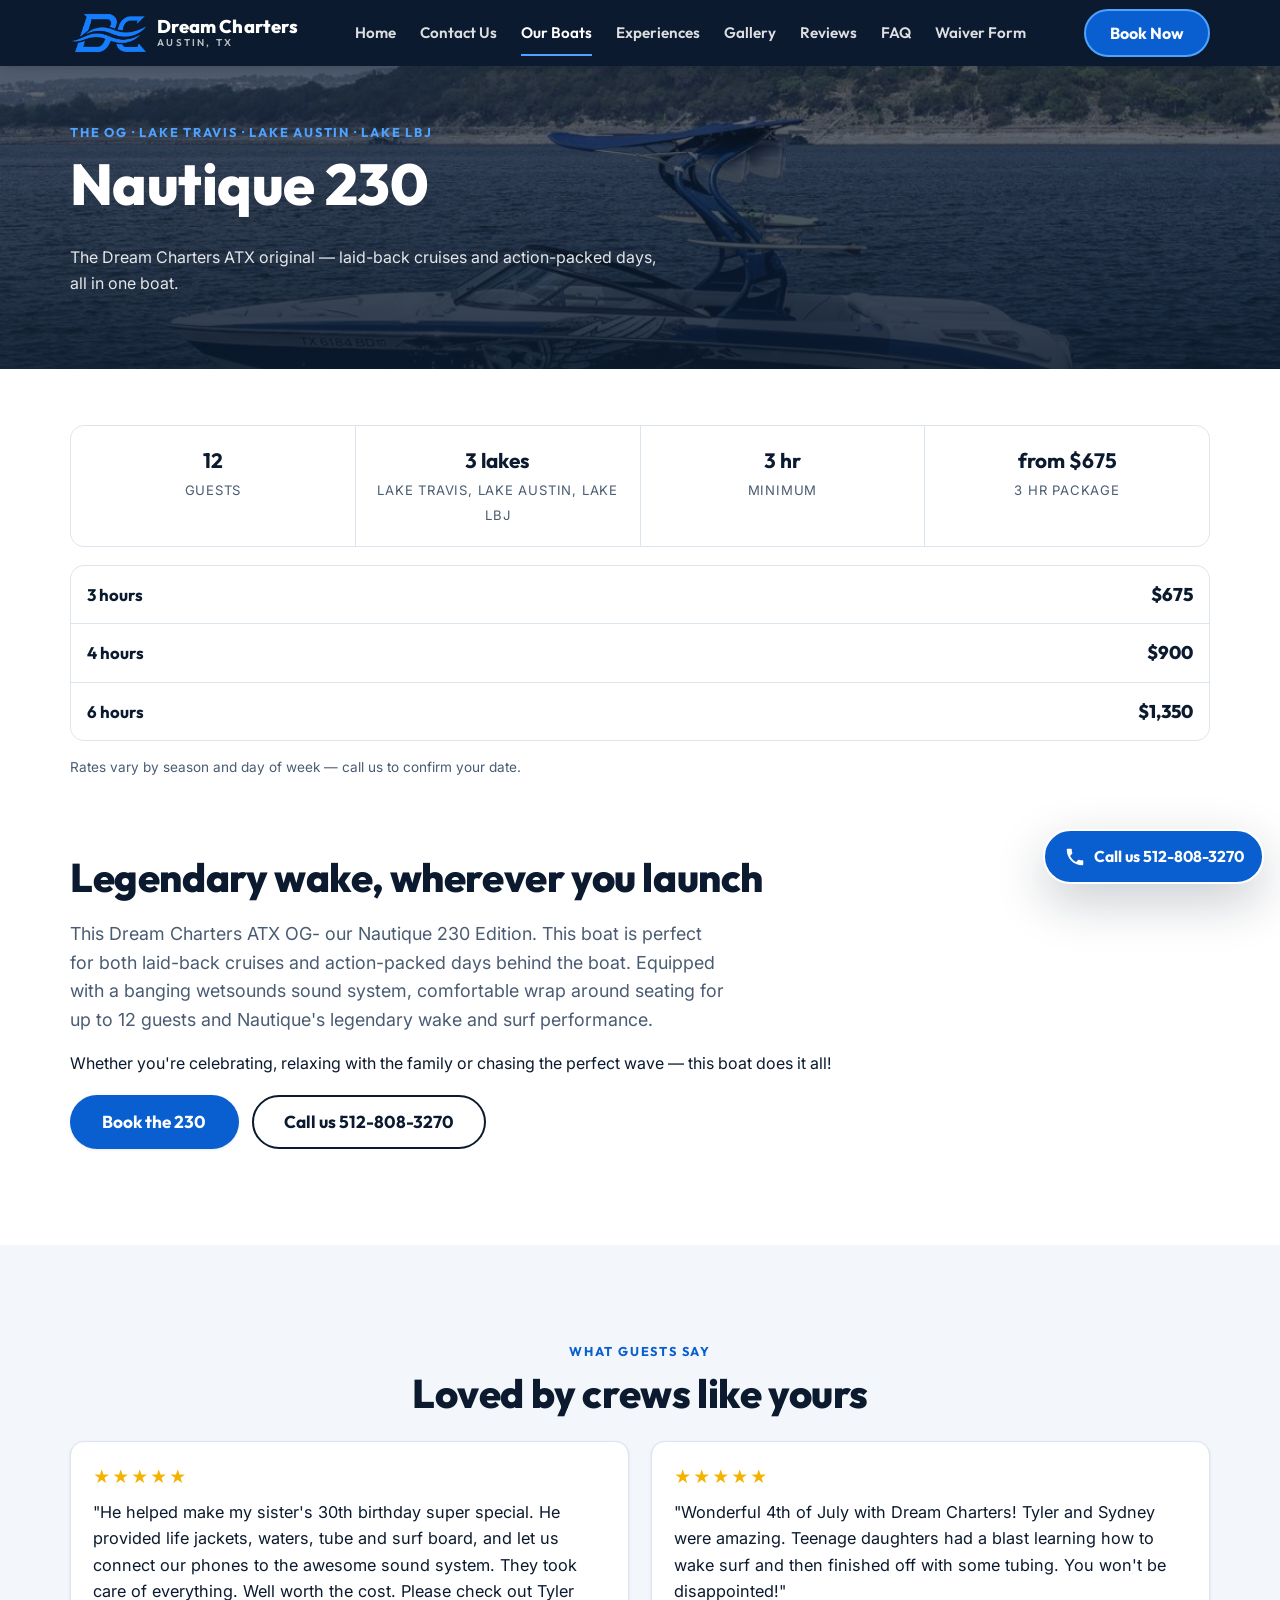
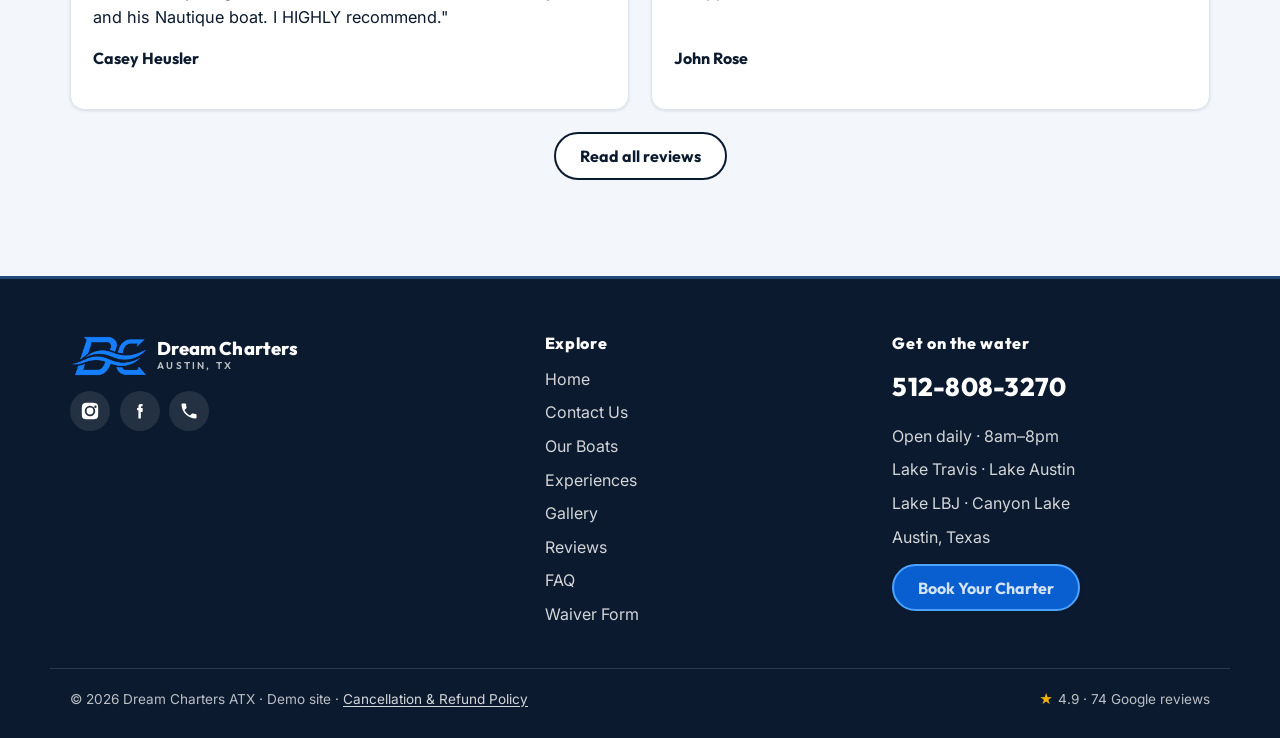
<file: boat-nautique-230.html>
<!DOCTYPE html>
<html lang="en">
<head>
<meta charset="UTF-8">
<meta name="viewport" content="width=device-width, initial-scale=1.0">
<title>Nautique 230 | Dream Charters ATX — Lake Travis, Austin & LBJ Wakeboat</title>
<meta name="description" content="Charter the Nautique 230, the Dream Charters ATX OG. A banging Wetsounds system, wraparound seating for up to 12 and a legendary wake. Available on Lake Travis, Lake Austin and Lake LBJ. Captain and fuel included.">
<link rel="canonical" href="https://www.dreamchartersboatrentals.com/boat-nautique-230.html">
<link rel="preconnect" href="https://fonts.googleapis.com">
<link rel="preconnect" href="https://fonts.gstatic.com" crossorigin>
<link href="https://fonts.googleapis.com/css2?family=Inter:wght@400;500;600;700&family=Outfit:wght@600;700;800&display=swap" rel="stylesheet">
<link rel="icon" type="image/png" href="assets/dc-favicon-32.png">
<link rel="apple-touch-icon" href="assets/dc-favicon-180.png">
<link rel="stylesheet" href="css/styles.css">
</head>
<body data-page="boats">
<div id="site-header"></div>

<section class="page-hero" style="padding:0">
  <img class="page-hero__img" style="opacity:1" src="assets/nautique-230.png" alt="Nautique 230 wakeboat on Lake Travis">
  <div class="wrap" style="padding-top:56px;padding-bottom:56px">
    <p class="eyebrow">The OG · Lake Travis · Lake Austin · Lake LBJ</p>
    <h1>Nautique 230</h1>
    <p>The Dream Charters ATX original — laid-back cruises and action-packed days, all in one boat.</p>
  </div>
</section>

<section class="section--tight">
  <div class="wrap">
    <div class="specs">
      <div class="spec"><b>12</b><span>Guests</span></div>
      <div class="spec"><b>3 lakes</b><span>Lake Travis, Lake Austin, Lake LBJ</span></div>
      <div class="spec"><b>3 hr</b><span>Minimum</span></div>
      <div class="spec"><b>from $675</b><span>3 hr package</span></div>
    </div>
    <ul class="pkgs">
      <li><span class="pkg__dur">3 hours</span><span class="pkg__price">$675</span></li>
      <li><span class="pkg__dur">4 hours</span><span class="pkg__price">$900</span></li>
      <li><span class="pkg__dur">6 hours</span><span class="pkg__price">$1,350</span></li>
    </ul>
    <p class="rate-note">Rates vary by season and day of week — call us to confirm your date.</p>
  </div>
</section>

<section class="section" style="padding-top:20px">
  <div class="wrap">
    <h2>Legendary wake, wherever you launch</h2>
    <p class="lead">This Dream Charters ATX OG- our Nautique 230 Edition. This boat is perfect for both laid-back cruises and action-packed days behind the boat. Equipped with a banging wetsounds sound system, comfortable wrap around seating for up to 12 guests and Nautique's legendary wake and surf performance.</p>
    <p>Whether you're celebrating, relaxing with the family or chasing the perfect wave — this boat does it all!</p>
    <div class="hero__cta" style="margin-top:1.2rem">
      <a class="btn btn-primary btn-lg" data-book="nautique-230" href="https://book.squareup.com/appointments/le7ady9q3649w9/location/LFRJ1VVM5ZY8J/services" target="_blank" rel="noopener noreferrer">Book the 230</a>
      <a class="btn btn-secondary btn-lg" href="tel:+15128083270">Call us 512-808-3270</a>
    </div>
  </div>
</section>

<section class="section bg-soft">
  <div class="wrap">
    <div class="center" style="margin-bottom:26px"><p class="eyebrow">What guests say</p><h2>Loved by crews like yours</h2></div>
    <div class="grid grid-2">
      <div class="review">
        <div class="stars" aria-hidden="true">★★★★★</div><span class="sr-only">Rated 5 out of 5 stars</span>
        <p class="review__text">"He helped make my sister's 30th birthday super special. He provided life jackets, waters, tube and surf board, and let us connect our phones to the awesome sound system. They took care of everything. Well worth the cost. Please check out Tyler and his Nautique boat. I HIGHLY recommend."</p>
        <p class="review__by">Casey Heusler</p>
      </div>
      <div class="review">
        <div class="stars" aria-hidden="true">★★★★★</div><span class="sr-only">Rated 5 out of 5 stars</span>
        <p class="review__text">"Wonderful 4th of July with Dream Charters! Tyler and Sydney were amazing. Teenage daughters had a blast learning how to wake surf and then finished off with some tubing. You won't be disappointed!"</p>
        <p class="review__by">John Rose</p>
      </div>
    </div>
    <div class="center" style="margin-top:22px"><a class="btn btn-secondary" href="reviews.html">Read all reviews</a></div>
  </div>
</section>

<div id="site-footer"></div>
<script src="js/layout.js"></script>
<script src="js/main.js"></script>
</body>
</html>
</file>
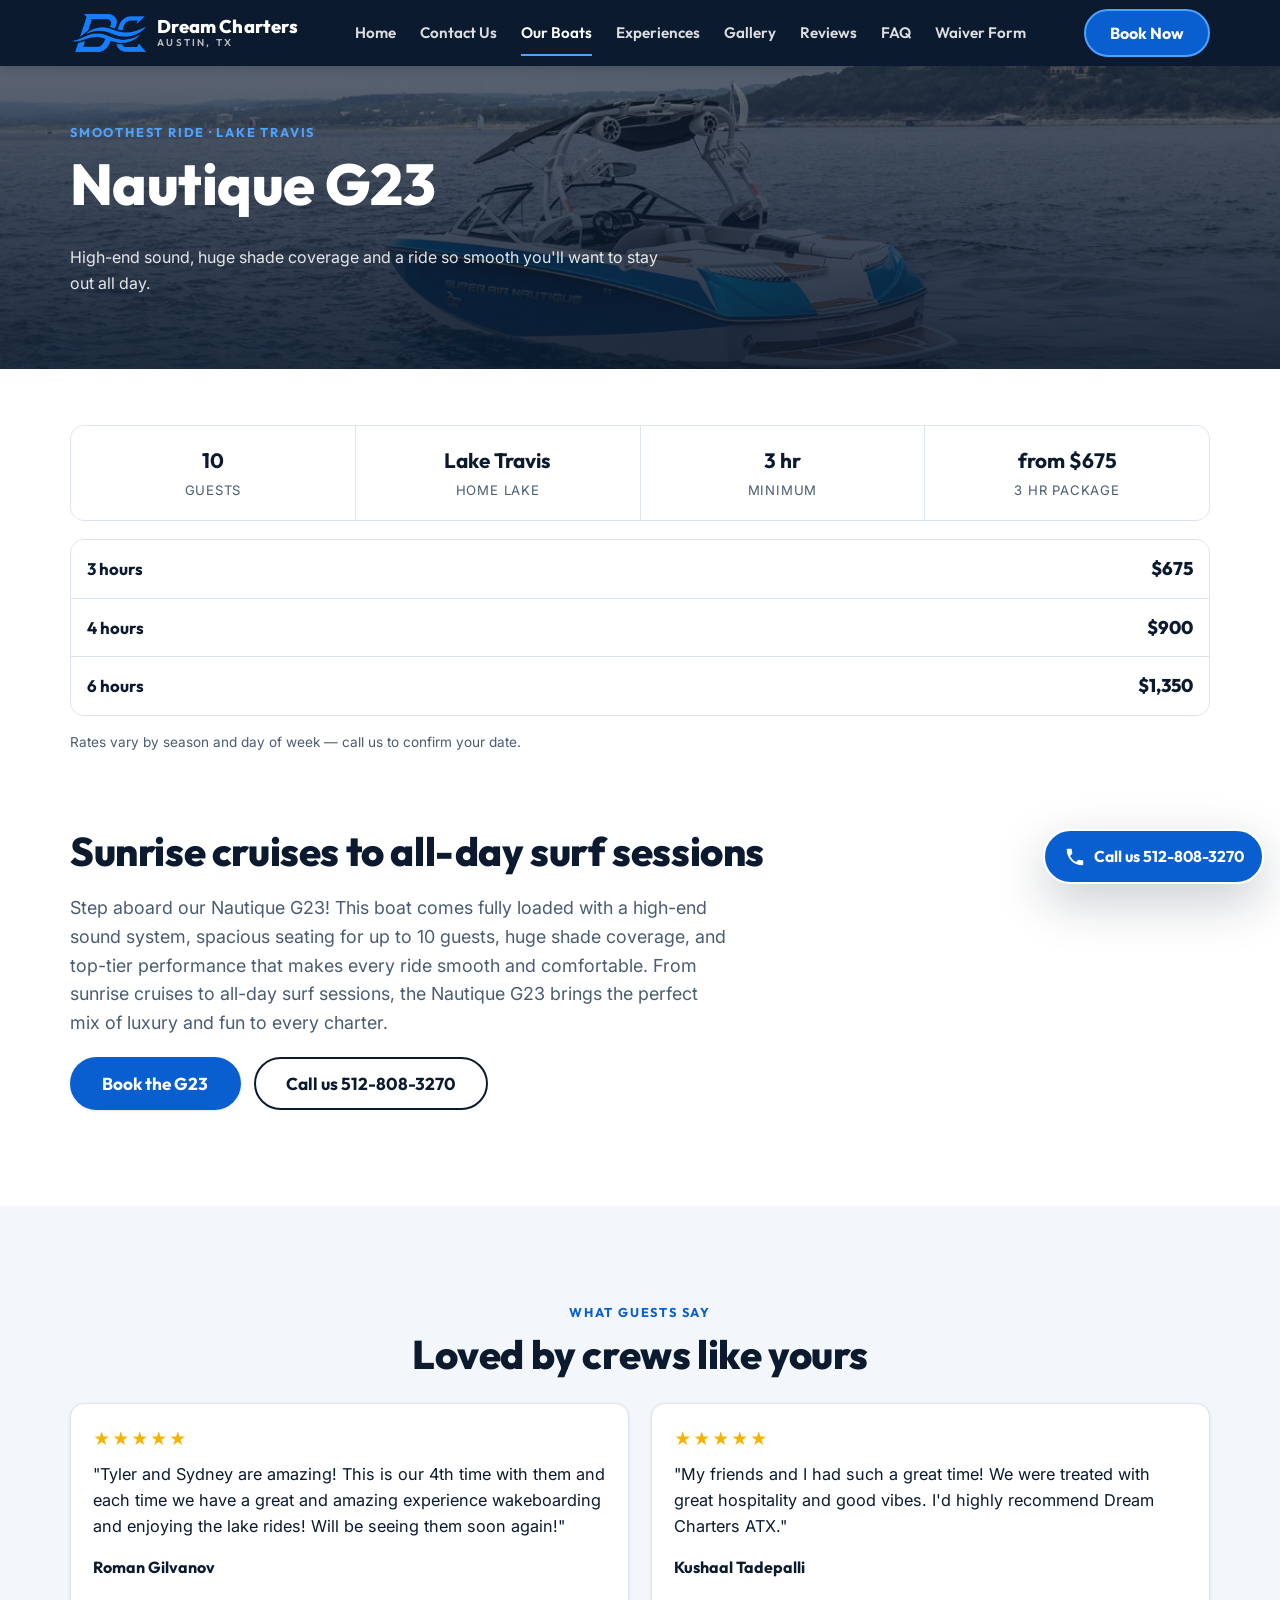
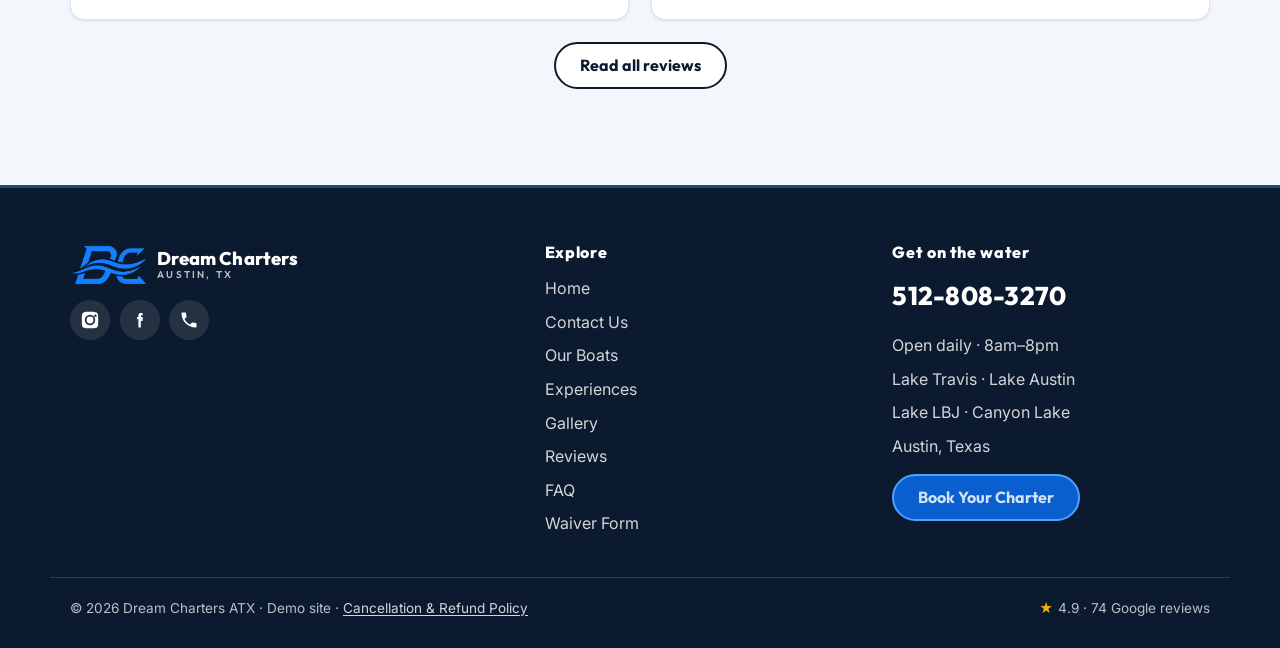
<file: boat-nautique-g23.html>
<!DOCTYPE html>
<html lang="en">
<head>
<meta charset="UTF-8">
<meta name="viewport" content="width=device-width, initial-scale=1.0">
<title>Nautique G23 | Dream Charters ATX — Lake Travis Wakeboat</title>
<meta name="description" content="Charter the Nautique G23 on Lake Travis — a high-end sound system, huge shade coverage and a smooth, top-tier ride for up to 10 guests. Captain and fuel included.">
<link rel="canonical" href="https://www.dreamchartersboatrentals.com/boat-nautique-g23.html">
<link rel="preconnect" href="https://fonts.googleapis.com">
<link rel="preconnect" href="https://fonts.gstatic.com" crossorigin>
<link href="https://fonts.googleapis.com/css2?family=Inter:wght@400;500;600;700&family=Outfit:wght@600;700;800&display=swap" rel="stylesheet">
<link rel="icon" type="image/png" href="assets/dc-favicon-32.png">
<link rel="apple-touch-icon" href="assets/dc-favicon-180.png">
<link rel="stylesheet" href="css/styles.css">
</head>
<body data-page="boats">
<div id="site-header"></div>

<section class="page-hero" style="padding:0">
  <img class="page-hero__img" style="opacity:1" src="assets/nautique-g23.png" alt="Nautique G23 wakeboat cruising Lake Travis">
  <div class="wrap" style="padding-top:56px;padding-bottom:56px">
    <p class="eyebrow">Smoothest ride · Lake Travis</p>
    <h1>Nautique G23</h1>
    <p>High-end sound, huge shade coverage and a ride so smooth you'll want to stay out all day.</p>
  </div>
</section>

<section class="section--tight">
  <div class="wrap">
    <div class="specs">
      <div class="spec"><b>10</b><span>Guests</span></div>
      <div class="spec"><b>Lake Travis</b><span>Home lake</span></div>
      <div class="spec"><b>3 hr</b><span>Minimum</span></div>
      <div class="spec"><b>from $675</b><span>3 hr package</span></div>
    </div>
    <ul class="pkgs">
      <li><span class="pkg__dur">3 hours</span><span class="pkg__price">$675</span></li>
      <li><span class="pkg__dur">4 hours</span><span class="pkg__price">$900</span></li>
      <li><span class="pkg__dur">6 hours</span><span class="pkg__price">$1,350</span></li>
    </ul>
    <p class="rate-note">Rates vary by season and day of week — call us to confirm your date.</p>
  </div>
</section>

<section class="section" style="padding-top:20px">
  <div class="wrap">
    <h2>Sunrise cruises to all-day surf sessions</h2>
    <p class="lead">Step aboard our Nautique G23! This boat comes fully loaded with a high-end sound system, spacious seating for up to 10 guests, huge shade coverage, and top-tier performance that makes every ride smooth and comfortable. From sunrise cruises to all-day surf sessions, the Nautique G23 brings the perfect mix of luxury and fun to every charter.</p>
    <div class="hero__cta" style="margin-top:1.2rem">
      <a class="btn btn-primary btn-lg" data-book="nautique-g23" href="https://book.squareup.com/appointments/le7ady9q3649w9/location/LFRJ1VVM5ZY8J/services" target="_blank" rel="noopener noreferrer">Book the G23</a>
      <a class="btn btn-secondary btn-lg" href="tel:+15128083270">Call us 512-808-3270</a>
    </div>
  </div>
</section>

<section class="section bg-soft">
  <div class="wrap">
    <div class="center" style="margin-bottom:26px"><p class="eyebrow">What guests say</p><h2>Loved by crews like yours</h2></div>
    <div class="grid grid-2">
      <div class="review">
        <div class="stars" aria-hidden="true">★★★★★</div><span class="sr-only">Rated 5 out of 5 stars</span>
        <p class="review__text">"Tyler and Sydney are amazing! This is our 4th time with them and each time we have a great and amazing experience wakeboarding and enjoying the lake rides! Will be seeing them soon again!"</p>
        <p class="review__by">Roman Gilvanov</p>
      </div>
      <div class="review">
        <div class="stars" aria-hidden="true">★★★★★</div><span class="sr-only">Rated 5 out of 5 stars</span>
        <p class="review__text">"My friends and I had such a great time! We were treated with great hospitality and good vibes. I'd highly recommend Dream Charters ATX."</p>
        <p class="review__by">Kushaal Tadepalli</p>
      </div>
    </div>
    <div class="center" style="margin-top:22px"><a class="btn btn-secondary" href="reviews.html">Read all reviews</a></div>
  </div>
</section>

<div id="site-footer"></div>
<script src="js/layout.js"></script>
<script src="js/main.js"></script>
</body>
</html>
</file>
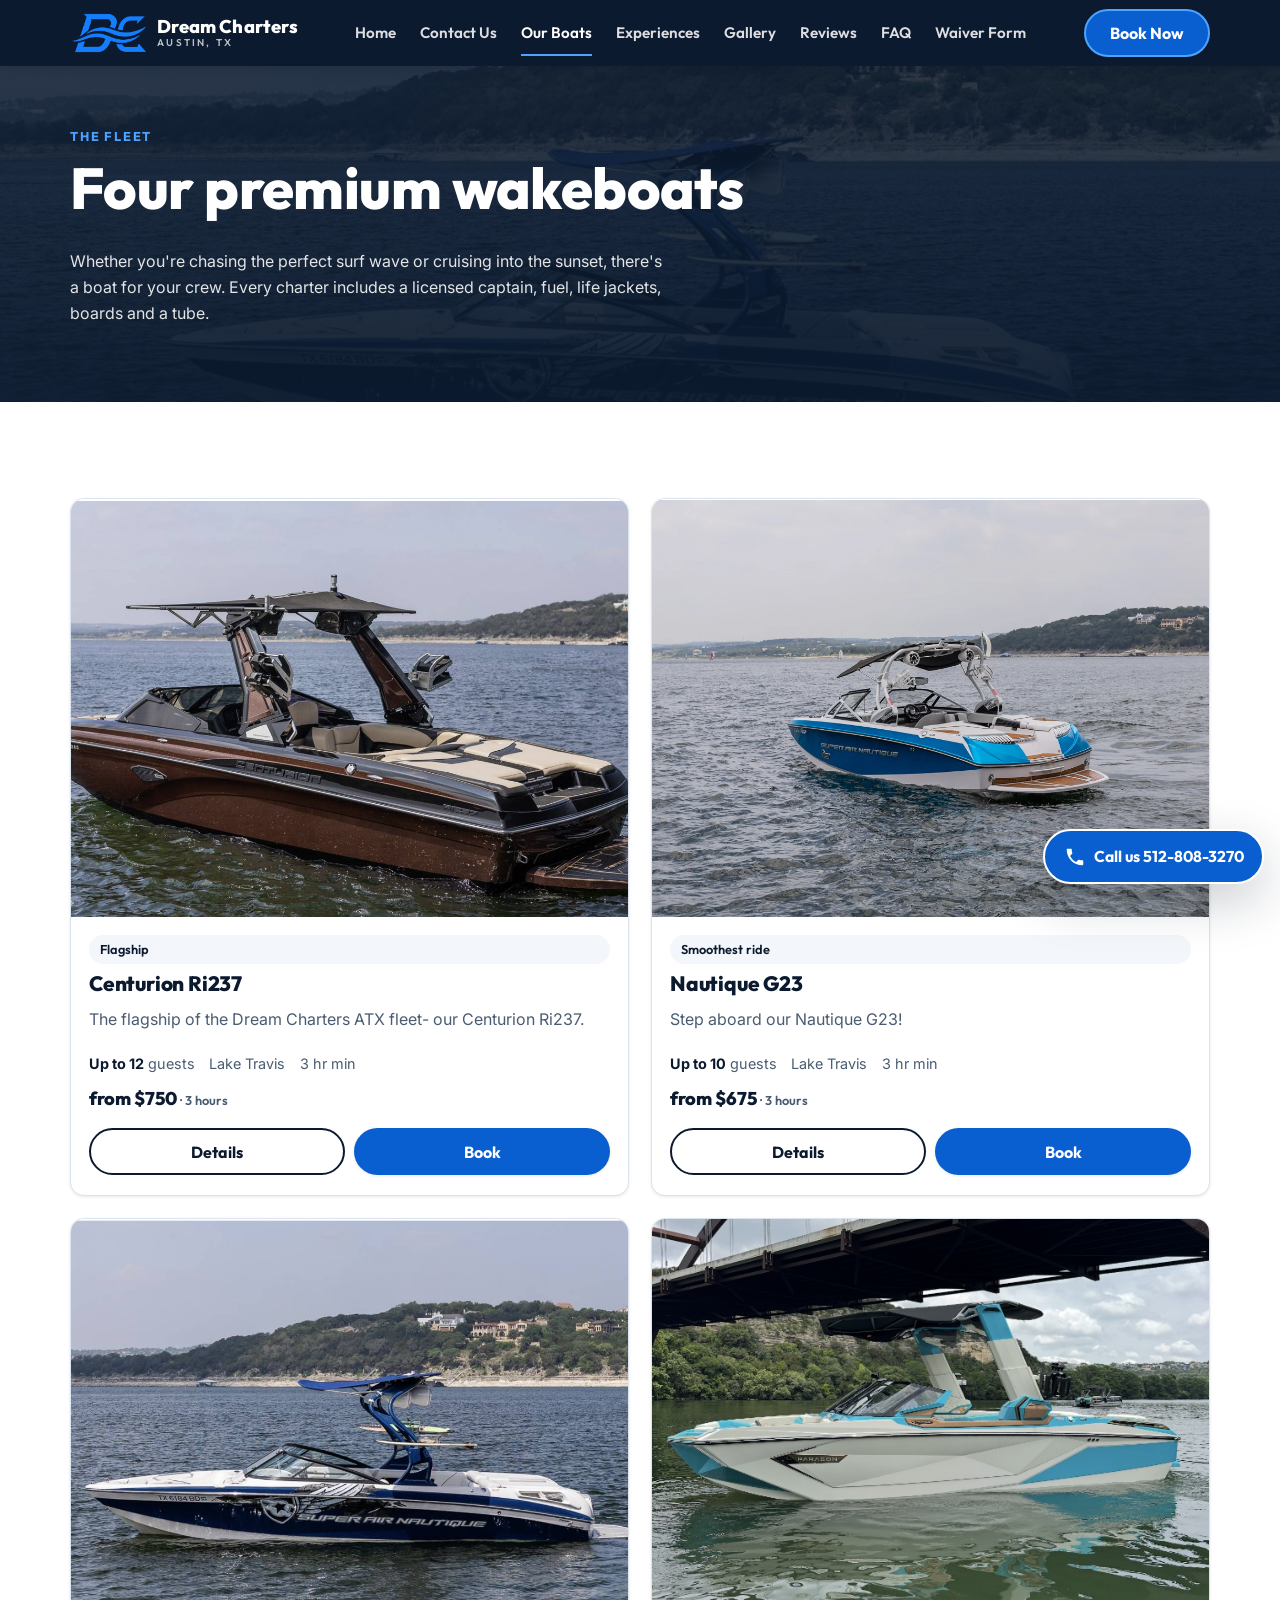
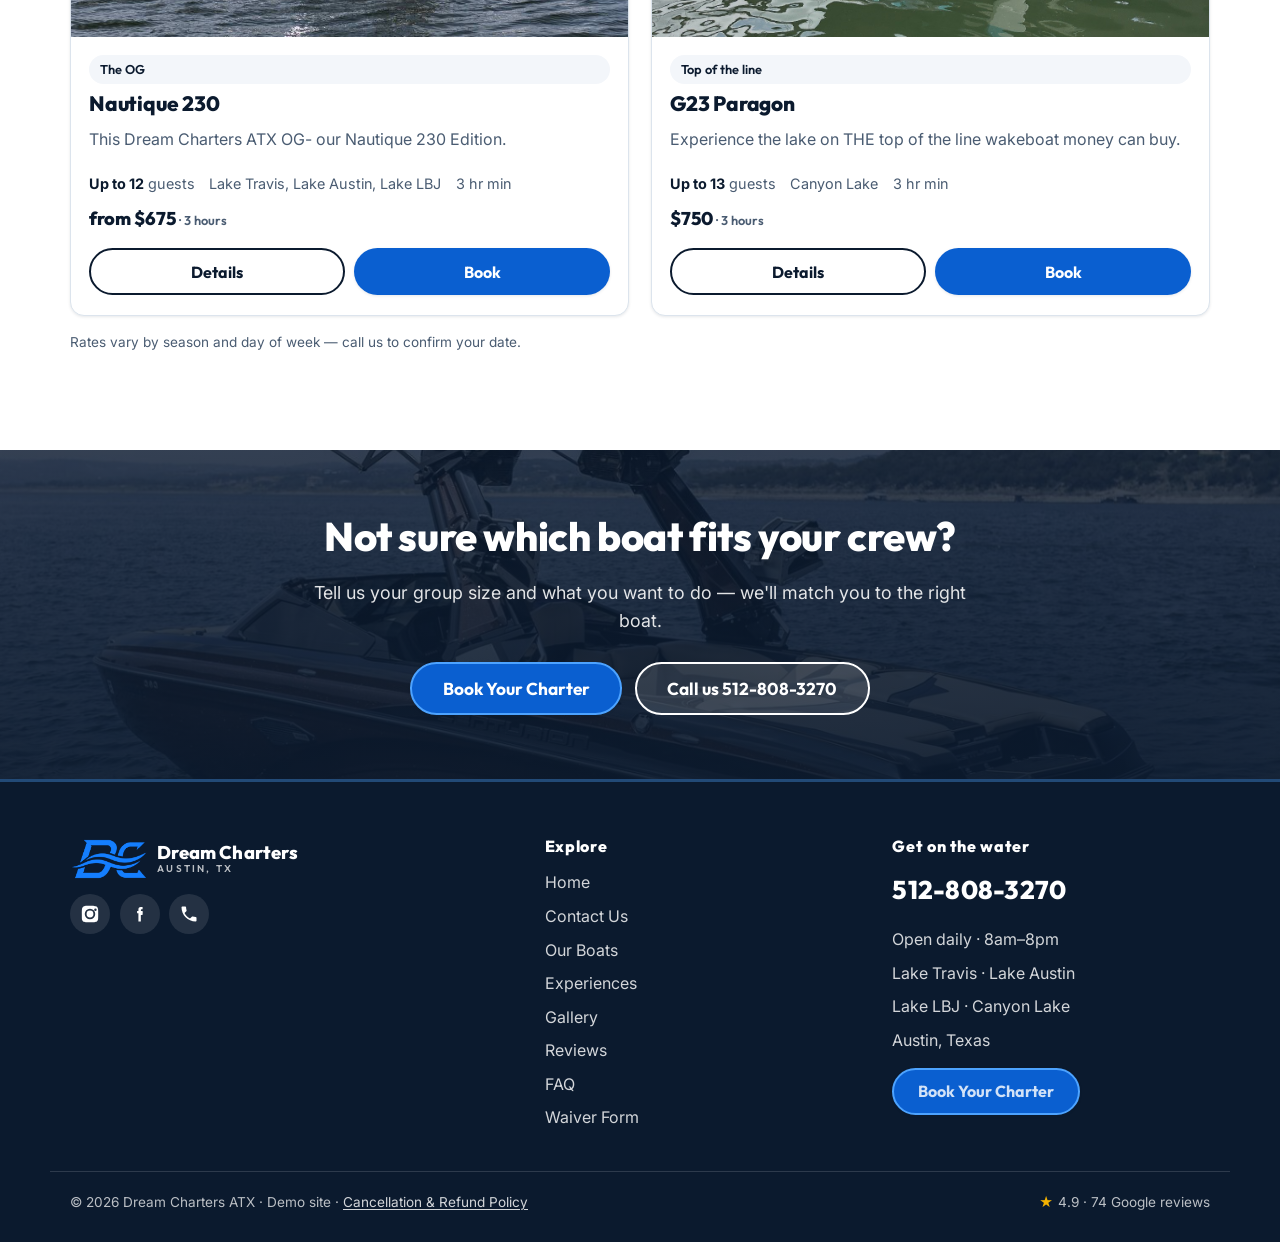
<file: boats.html>
<!DOCTYPE html>
<html lang="en">
<head>
<meta charset="UTF-8">
<meta name="viewport" content="width=device-width, initial-scale=1.0">
<title>Our Fleet | Dream Charters ATX — Lake Travis Wakeboats</title>
<meta name="description" content="Meet the Dream Charters ATX fleet: Centurion Ri237, Nautique G23, Nautique 230 and the G23 Paragon. Premium wakeboats on Lake Travis, Lake Austin, Lake LBJ & Canyon Lake. Captain and fuel included.">
<link rel="canonical" href="https://www.dreamchartersboatrentals.com/boats.html">
<link rel="preconnect" href="https://fonts.googleapis.com">
<link rel="preconnect" href="https://fonts.gstatic.com" crossorigin>
<link href="https://fonts.googleapis.com/css2?family=Inter:wght@400;500;600;700&family=Outfit:wght@600;700;800&display=swap" rel="stylesheet">
<link rel="icon" type="image/png" href="assets/dc-favicon-32.png">
<link rel="apple-touch-icon" href="assets/dc-favicon-180.png">
<link rel="stylesheet" href="css/styles.css">
</head>
<body data-page="boats">
<div id="site-header"></div>

<section class="page-hero">
  <img class="page-hero__img" src="assets/nautique-230.png" alt="Nautique 230 wakeboat on Lake Travis">
  <div class="wrap">
    <p class="eyebrow">The Fleet</p>
    <h1>Four premium wakeboats</h1>
    <p>Whether you're chasing the perfect surf wave or cruising into the sunset, there's a boat for your crew. Every charter includes a licensed captain, fuel, life jackets, boards and a tube.</p>
  </div>
</section>

<section class="section">
  <div class="wrap">
    <div class="grid grid-2">

      <article class="card">
        <img class="card__img" src="assets/centurion.png" alt="Centurion Ri237 flagship wakesurf boat on Lake Travis">
        <div class="card__body">
          <span class="pill">Flagship</span>
          <h3 class="card__title">Centurion Ri237</h3>
          <p style="color:var(--text-muted);margin:.2rem 0 .6rem">The flagship of the Dream Charters ATX fleet- our Centurion Ri237.</p>
          <div class="card__meta"><span><b>Up to 12</b> guests</span><span>Lake Travis</span><span>3 hr min</span></div>
          <span class="price">from $750<small> · 3 hours</small></span>
          <div class="card__foot" style="display:flex;gap:.6rem"><a class="btn btn-secondary" style="flex:1" href="boat-centurion.html">Details</a><a class="btn btn-primary" style="flex:1" data-book="centurion" href="https://book.squareup.com/appointments/le7ady9q3649w9/location/LFRJ1VVM5ZY8J/services" target="_blank" rel="noopener noreferrer">Book</a></div>
        </div>
      </article>

      <article class="card">
        <img class="card__img" src="assets/nautique-g23.png" alt="Nautique G23 wakeboat on Lake Travis">
        <div class="card__body">
          <span class="pill">Smoothest ride</span>
          <h3 class="card__title">Nautique G23</h3>
          <p style="color:var(--text-muted);margin:.2rem 0 .6rem">Step aboard our Nautique G23!</p>
          <div class="card__meta"><span><b>Up to 10</b> guests</span><span>Lake Travis</span><span>3 hr min</span></div>
          <span class="price">from $675<small> · 3 hours</small></span>
          <div class="card__foot" style="display:flex;gap:.6rem"><a class="btn btn-secondary" style="flex:1" href="boat-nautique-g23.html">Details</a><a class="btn btn-primary" style="flex:1" data-book="nautique-g23" href="https://book.squareup.com/appointments/le7ady9q3649w9/location/LFRJ1VVM5ZY8J/services" target="_blank" rel="noopener noreferrer">Book</a></div>
        </div>
      </article>

      <article class="card">
        <img class="card__img" src="assets/nautique-230.png" alt="Nautique 230 wakeboat on Lake Travis">
        <div class="card__body">
          <span class="pill">The OG</span>
          <h3 class="card__title">Nautique 230</h3>
          <p style="color:var(--text-muted);margin:.2rem 0 .6rem">This Dream Charters ATX OG- our Nautique 230 Edition.</p>
          <div class="card__meta"><span><b>Up to 12</b> guests</span><span>Lake Travis, Lake Austin, Lake LBJ</span><span>3 hr min</span></div>
          <span class="price">from $675<small> · 3 hours</small></span>
          <div class="card__foot" style="display:flex;gap:.6rem"><a class="btn btn-secondary" style="flex:1" href="boat-nautique-230.html">Details</a><a class="btn btn-primary" style="flex:1" data-book="nautique-230" href="https://book.squareup.com/appointments/le7ady9q3649w9/location/LFRJ1VVM5ZY8J/services" target="_blank" rel="noopener noreferrer">Book</a></div>
        </div>
      </article>

      <article class="card">
        <img class="card__img" src="assets/paragon.jpg" alt="G23 Paragon wakeboat under the Pennybacker Bridge on Lake Austin">
        <div class="card__body">
          <span class="pill">Top of the line</span>
          <h3 class="card__title">G23 Paragon</h3>
          <p style="color:var(--text-muted);margin:.2rem 0 .6rem">Experience the lake on THE top of the line wakeboat money can buy.</p>
          <!-- Canyon Lake only — confirmed by Tyler 2026-07-27 -->
          <div class="card__meta"><span><b>Up to 13</b> guests</span><span>Canyon Lake</span><span>3 hr min</span></div>
          <span class="price">$750<small> · 3 hours</small></span>
          <div class="card__foot" style="display:flex;gap:.6rem"><a class="btn btn-secondary" style="flex:1" href="boat-g23-paragon.html">Details</a><a class="btn btn-primary" style="flex:1" data-book="paragon" href="https://book.squareup.com/appointments/le7ady9q3649w9/location/LFRJ1VVM5ZY8J/services" target="_blank" rel="noopener noreferrer">Book</a></div>
        </div>
      </article>

    </div>
    <p class="rate-note">Rates vary by season and day of week — call us to confirm your date.</p>
  </div>
</section>

<section class="cta-band">
  <img src="assets/centurion.png" alt="Centurion Ri237 on Lake Travis">
  <div class="wrap">
    <h2>Not sure which boat fits your crew?</h2>
    <p class="lead" style="margin:0 auto 1.6rem">Tell us your group size and what you want to do — we'll match you to the right boat.</p>
    <div class="hero__cta">
      <a class="btn btn-primary btn-lg" href="https://book.squareup.com/appointments/le7ady9q3649w9/location/LFRJ1VVM5ZY8J/services" target="_blank" rel="noopener noreferrer">Book Your Charter</a>
      <a class="btn btn-ghost-light btn-lg" href="tel:+15128083270">Call us 512-808-3270</a>
    </div>
  </div>
</section>

<div id="site-footer"></div>
<script src="js/layout.js"></script>
<script src="js/main.js"></script>
</body>
</html>
</file>
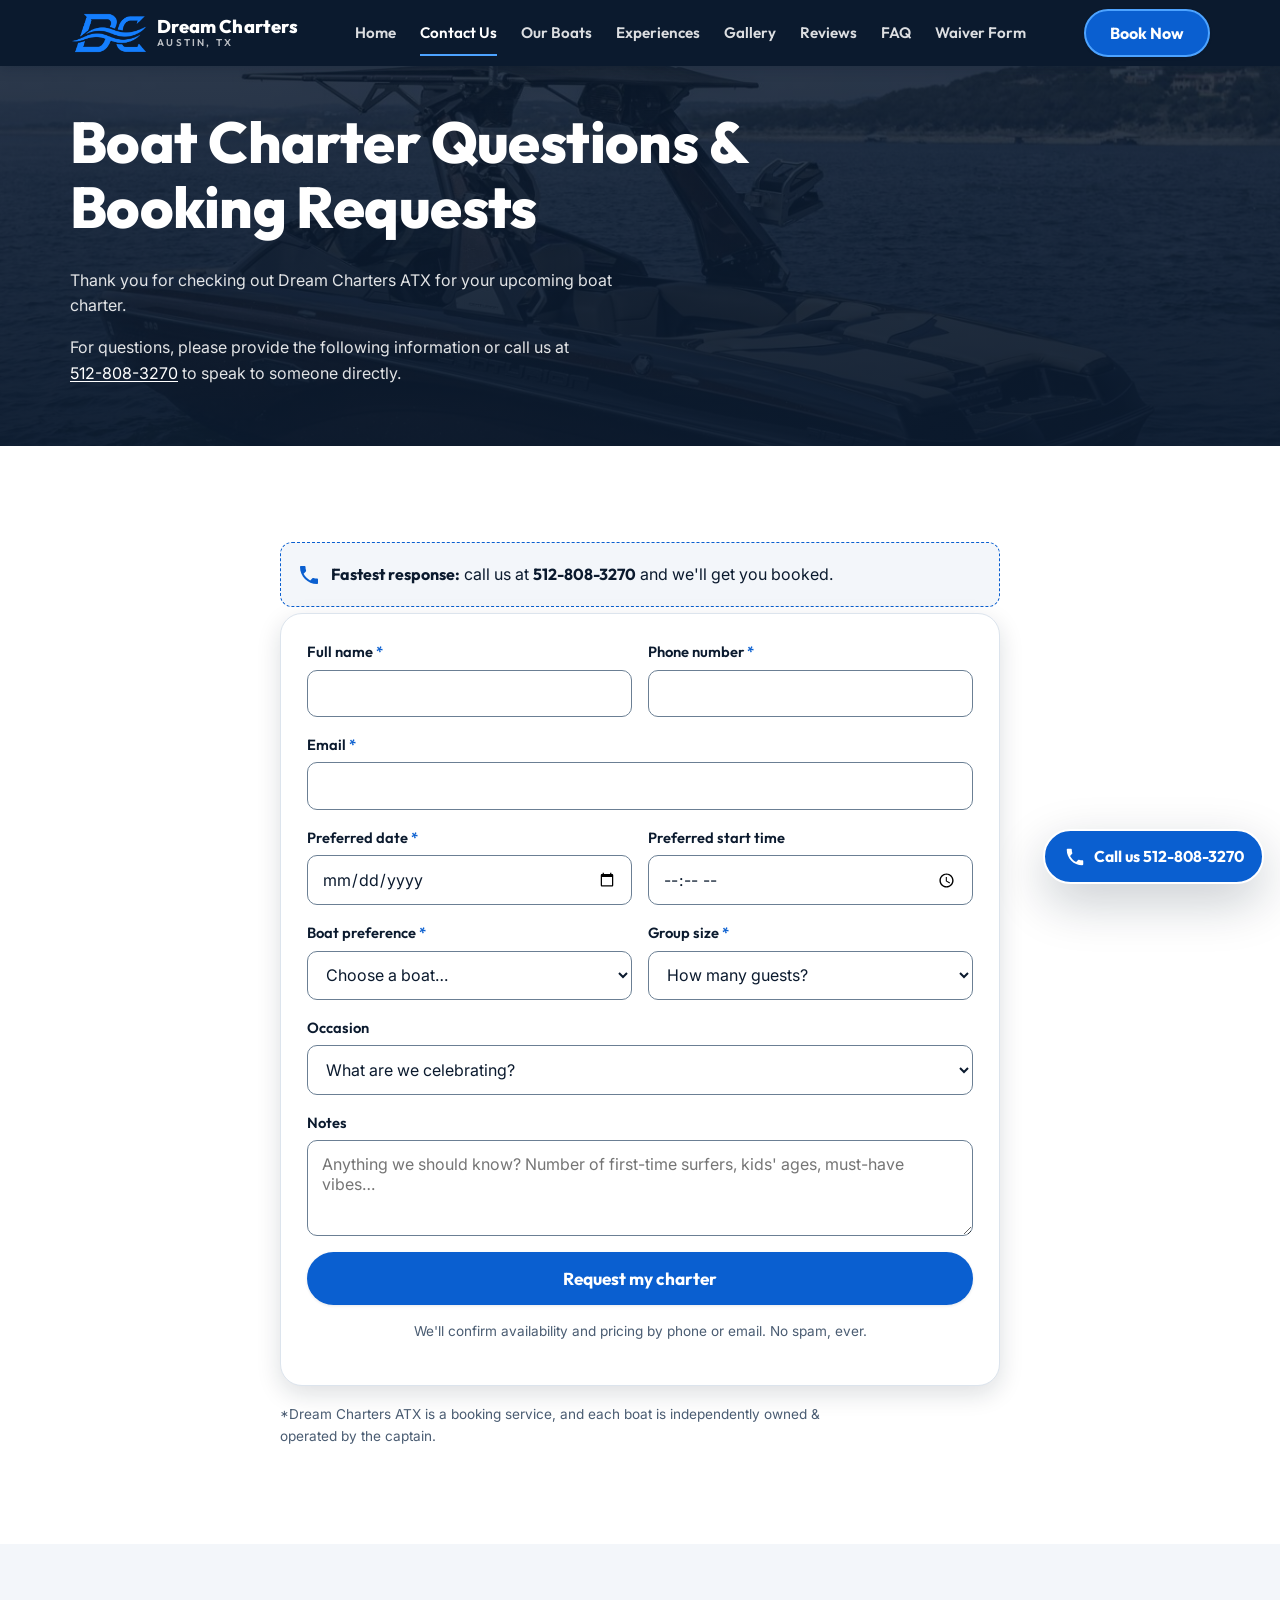
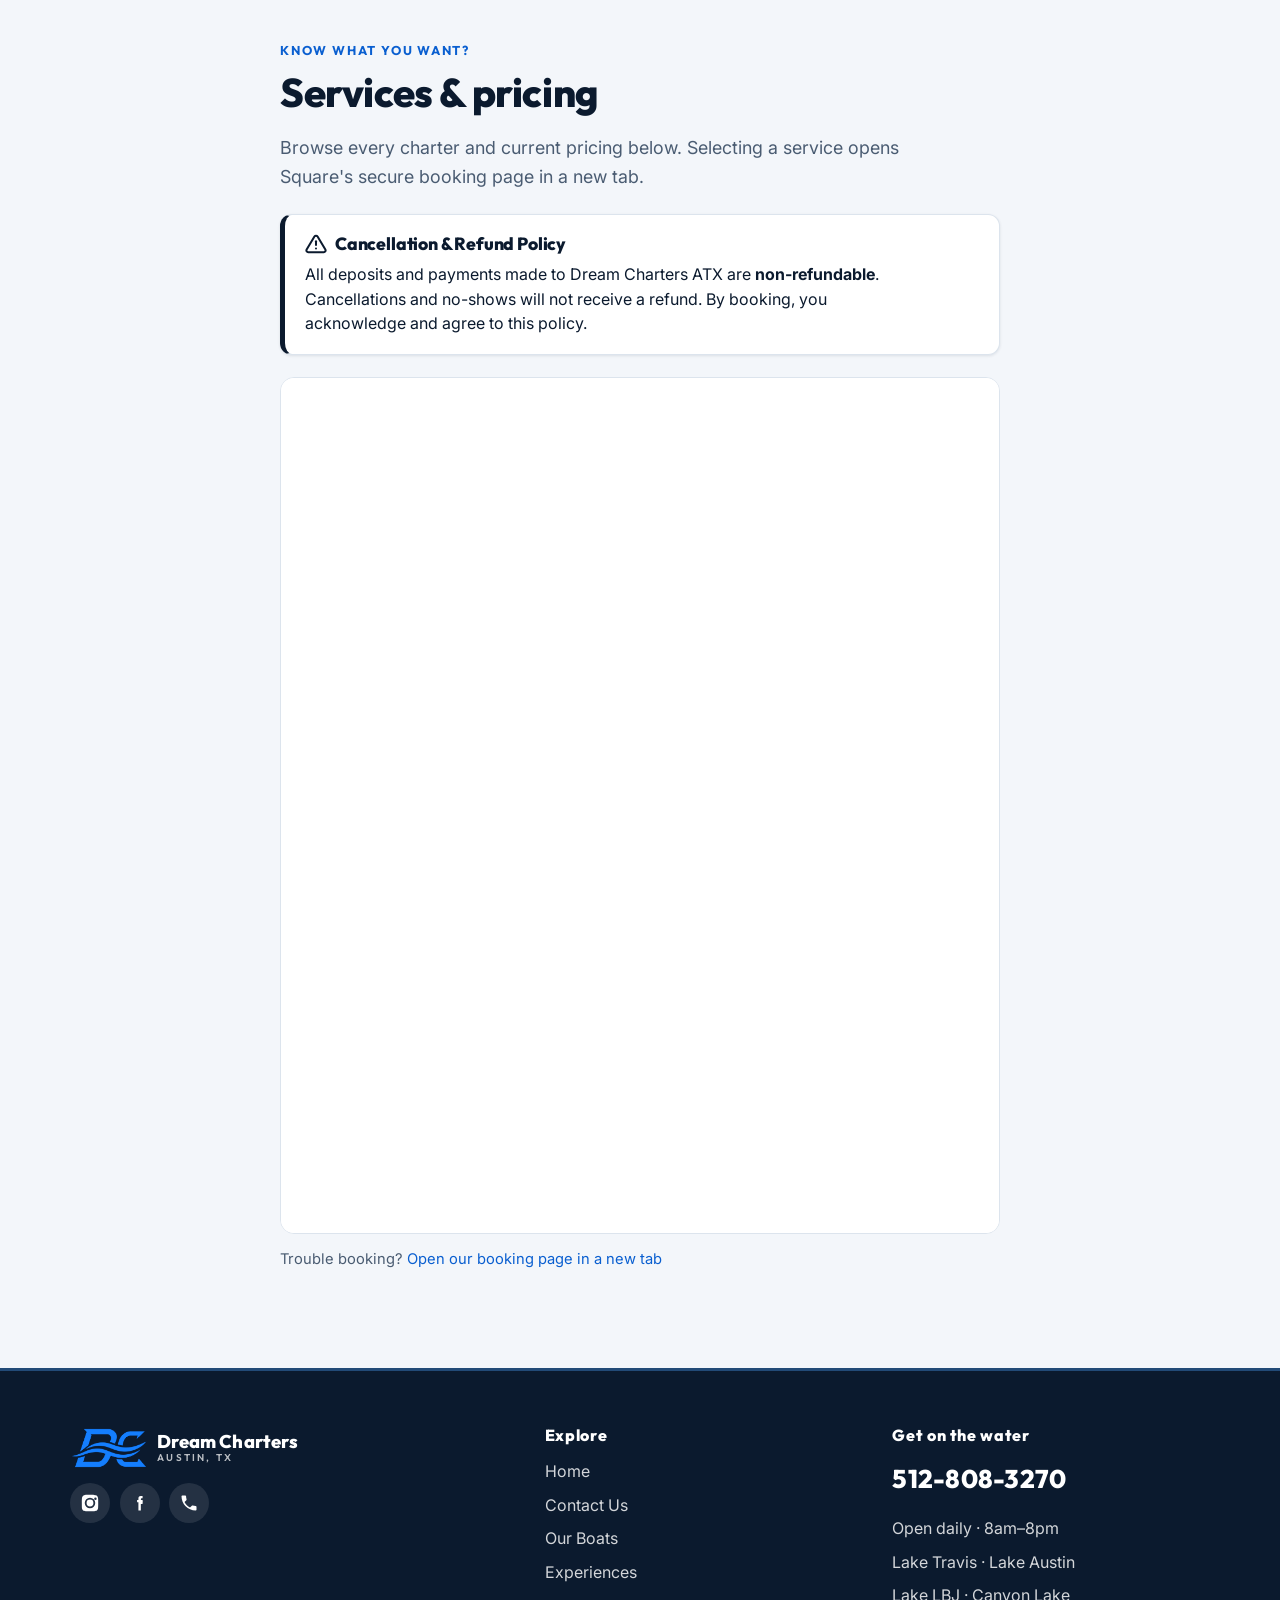
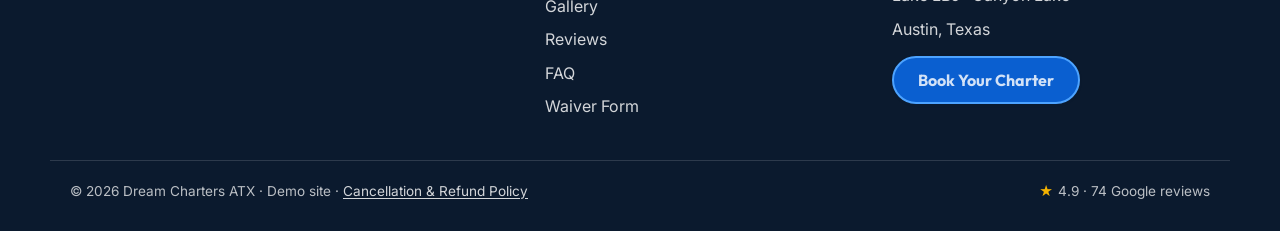
<file: book.html>
<!DOCTYPE html>
<html lang="en">
<head>
<meta charset="UTF-8">
<meta name="viewport" content="width=device-width, initial-scale=1.0">
<title>Boat Charter Questions, Services &amp; Pricing | Dream Charters ATX</title>
<meta name="description" content="Questions about a Lake Travis, Lake Austin, Lake LBJ or Canyon Lake boat charter? Send us your details, browse every charter and current pricing, or call Dream Charters ATX at 512-808-3270 to speak to someone directly.">
<link rel="canonical" href="https://www.dreamchartersboatrentals.com/book.html">
<link rel="preconnect" href="https://fonts.googleapis.com">
<link rel="preconnect" href="https://fonts.gstatic.com" crossorigin>
<link href="https://fonts.googleapis.com/css2?family=Inter:wght@400;500;600;700&family=Outfit:wght@600;700;800&display=swap" rel="stylesheet">
<link rel="icon" type="image/png" href="assets/dc-favicon-32.png">
<link rel="apple-touch-icon" href="assets/dc-favicon-180.png">
<link rel="stylesheet" href="css/styles.css">
<style>
/* Two-line H1: the break after "&" is structural, not a happy accident of the
   container width. Each line is its own block and is nowrap, so it can never
   collapse onto one line on desktop nor re-break mid-phrase on a phone. The
   font-size is fluid off the same viewport the nowrap lines are measured
   against. Measured: the long line ("Boat Charter Questions &") is 11.7x the
   font-size in Outfit and 12.2x in the Segoe UI / system-ui fallbacks. Fitting
   the 12.2x fallback inside .wrap at 320px — minus the 40px gutter and a 15px
   desktop scrollbar, the worst case — caps the vw term at ~6.79; 6.7vw clears
   it at 320 and gains margin at every width above. The 1.2rem floor keeps
   sub-320 viewports from overflowing once the vw term bottoms out. 3.6rem is
   the site's normal h1 ceiling, so desktop matches every other page. */
.hero-title{font-size:clamp(1.2rem,6.7vw,3.6rem)}
.hero-title span{display:block;white-space:nowrap}

/* Default link color (--action, a mid blue) is unreadable on the navy hero.
   White + underline keeps the tel: link obviously tappable at full contrast. */
.page-hero a{color:#fff;text-decoration:underline;text-underline-offset:2px}
/* Keep the phone number from splitting across lines ("512-" / "808-3270") — a
   half-number reads as a typo and is harder to scan. */
.page-hero a[href^="tel:"]{white-space:nowrap}

/* The number inside the "Fastest response" banner is a real phone link, so it
   needs a finger-sized target, not a text-sized one. Inline-block + vertical
   padding takes it from 20px to 30px tall (WCAG 2.5.8 wants 24px minimum)
   without changing the line's wording or pushing the banner taller. */
.text-banner a{display:inline-block;padding:.3rem 0}

/* Legal disclaimer — small but held at --text-muted (6.85:1 on white), never
   a lighter gray. Sits on the white section below the form, not on the navy
   hero, so that ratio is the one that actually applies. */
.disclaimer{font-size:.85rem;color:var(--text-muted);margin:18px 0 0;max-width:60ch}
</style>
</head>
<body data-page="book">
<div id="site-header"></div>

<section class="page-hero" style="padding:44px 0">
  <img class="page-hero__img" src="assets/centurion.png" alt="Centurion Ri237 on Lake Travis">
  <div class="wrap">
    <h1 class="hero-title"><span>Boat Charter Questions &amp;</span><span>Booking Requests</span></h1>
    <p>Thank you for checking out Dream Charters ATX for your upcoming boat charter.</p>
    <p>For questions, please provide the following information or call us at <a href="tel:+15128083270">512-808-3270</a> to speak to someone directly.</p>
  </div>
</section>

<section class="section">
  <div class="wrap" style="max-width:760px">

    <div class="text-banner">
      <svg width="24" height="24" viewBox="0 0 24 24" fill="var(--action)" aria-hidden="true"><path d="M6.62 10.79c1.44 2.83 3.76 5.15 6.59 6.59l2.2-2.2c.27-.27.67-.36 1.02-.24 1.12.37 2.33.57 3.57.57.55 0 1 .45 1 1V20c0 .55-.45 1-1 1-9.39 0-17-7.61-17-17 0-.55.45-1 1-1h3.5c.55 0 1 .45 1 1 0 1.25.2 2.45.57 3.57.11.35.03.74-.25 1.02l-2.2 2.2z"/></svg>
      <span><b>Fastest response:</b> call us at <a href="tel:+15128083270"><b>512-808-3270</b></a> and we'll get you booked.</span>
    </div>

    <form class="form" data-demo novalidate>
      <div class="form-success" hidden>
        Thanks! Your request has been sent — we'll be in touch shortly. (Demo form — no message was actually sent.)
      </div>

      <div class="form__row">
        <div class="field field--req">
          <label for="name">Full name</label>
          <input id="name" name="name" type="text" autocomplete="name" required>
        </div>
        <div class="field field--req">
          <label for="phone">Phone number</label>
          <input id="phone" name="phone" type="tel" autocomplete="tel" required>
        </div>
      </div>

      <div class="field field--req">
        <label for="email">Email</label>
        <input id="email" name="email" type="email" autocomplete="email" required>
      </div>

      <div class="form__row">
        <div class="field field--req">
          <label for="date">Preferred date</label>
          <input id="date" name="date" type="date" required>
        </div>
        <div class="field">
          <label for="time">Preferred start time</label>
          <input id="time" name="time" type="time">
        </div>
      </div>

      <div class="form__row">
        <div class="field field--req">
          <label for="boat">Boat preference</label>
          <select id="boat" name="boat" required>
            <option value="" selected disabled>Choose a boat…</option>
            <option>Centurion Ri237 — Lake Travis</option>
            <option>Nautique G23 — Lake Travis</option>
            <option>Nautique 230 — Lake Travis, Lake Austin, Lake LBJ</option>
            <!-- Canyon Lake only — confirmed by Tyler 2026-07-27 -->
            <option>G23 Paragon — Canyon Lake</option>
            <option>Not sure yet — help me pick</option>
          </select>
        </div>
        <div class="field field--req">
          <label for="group">Group size</label>
          <select id="group" name="group" required>
            <option value="" selected disabled>How many guests?</option>
            <option>1–4</option>
            <option>5–8</option>
            <option>9–10</option>
            <option>11–12</option>
            <!-- 13 is the Paragon's confirmed capacity — the fleet maximum -->
            <option>13</option>
          </select>
        </div>
      </div>

      <div class="field">
        <label for="occasion">Occasion</label>
        <select id="occasion" name="occasion">
          <option value="" selected disabled>What are we celebrating?</option>
          <option>Bachelor / Bachelorette</option>
          <option>Birthday</option>
          <option>Family day</option>
          <option>Corporate outing</option>
          <option>Sunset cruise</option>
          <option>Wakesurf lesson</option>
          <option>Just because</option>
        </select>
      </div>

      <div class="field">
        <label for="notes">Notes</label>
        <textarea id="notes" name="notes" placeholder="Anything we should know? Number of first-time surfers, kids' ages, must-have vibes…"></textarea>
      </div>

      <button class="btn btn-primary btn-lg btn-block" type="submit">Request my charter</button>
      <p class="form-note center">We'll confirm availability and pricing by phone or email. No spam, ever.</p>
    </form>

    <p class="disclaimer">*Dream Charters ATX is a booking service, and each boat is independently owned &amp; operated by the captain.</p>

  </div>
</section>

<!-- ===== Square services & pricing embed =====
     Addition, not a replacement — the enquiry form above stays the primary ask.
     This is a browsable PRICE MENU, not an in-page booking flow: Square breaks
     out of the iframe into a new tab as soon as a service is clicked, so the
     heading and lead deliberately promise browsing rather than booking. Do not
     re-word them back toward "book online here" — the embed cannot deliver it.
     The iframe src and the fallback link href are both set from BOOKING_URL in
     js/layout.js, so the booking URL is never copied into this page. -->
<section class="section bg-soft" id="book-online">
  <div class="wrap" style="max-width:760px">
    <p class="eyebrow">Know what you want?</p>
    <h2>Services &amp; pricing</h2>
    <p class="lead">Browse every charter and current pricing below. Selecting a service opens Square's secure booking page in a new tab.</p>
    <div class="policy" id="refund-policy">
      <h3 class="policy__title">
        <svg width="22" height="22" viewBox="0 0 24 24" fill="none" stroke="currentColor" stroke-width="2.2" stroke-linecap="round" stroke-linejoin="round" aria-hidden="true"><path d="M12 9v4"/><path d="M12 17h.01"/><path d="M10.3 3.9 1.8 18a2 2 0 0 0 1.7 3h17a2 2 0 0 0 1.7-3L13.7 3.9a2 2 0 0 0-3.4 0z"/></svg>
        Cancellation &amp; Refund Policy
      </h3>
      <p>All deposits and payments made to Dream Charters ATX are <strong>non-refundable</strong>. Cancellations and no-shows will not receive a refund. By booking, you acknowledge and agree to this policy.</p>
    </div>

    <div class="book-embed__frame" style="margin-top:22px">
      <iframe class="book-embed" data-book-embed loading="lazy"
              title="Dream Charters ATX online booking"></iframe>
    </div>
    <p class="book-embed__fallback">Trouble booking? <a data-book-link>Open our booking page in a new tab</a></p>
  </div>
</section>

<div id="site-footer"></div>
<script src="js/layout.js"></script>
<script src="js/main.js"></script>
</body>
</html>
</file>
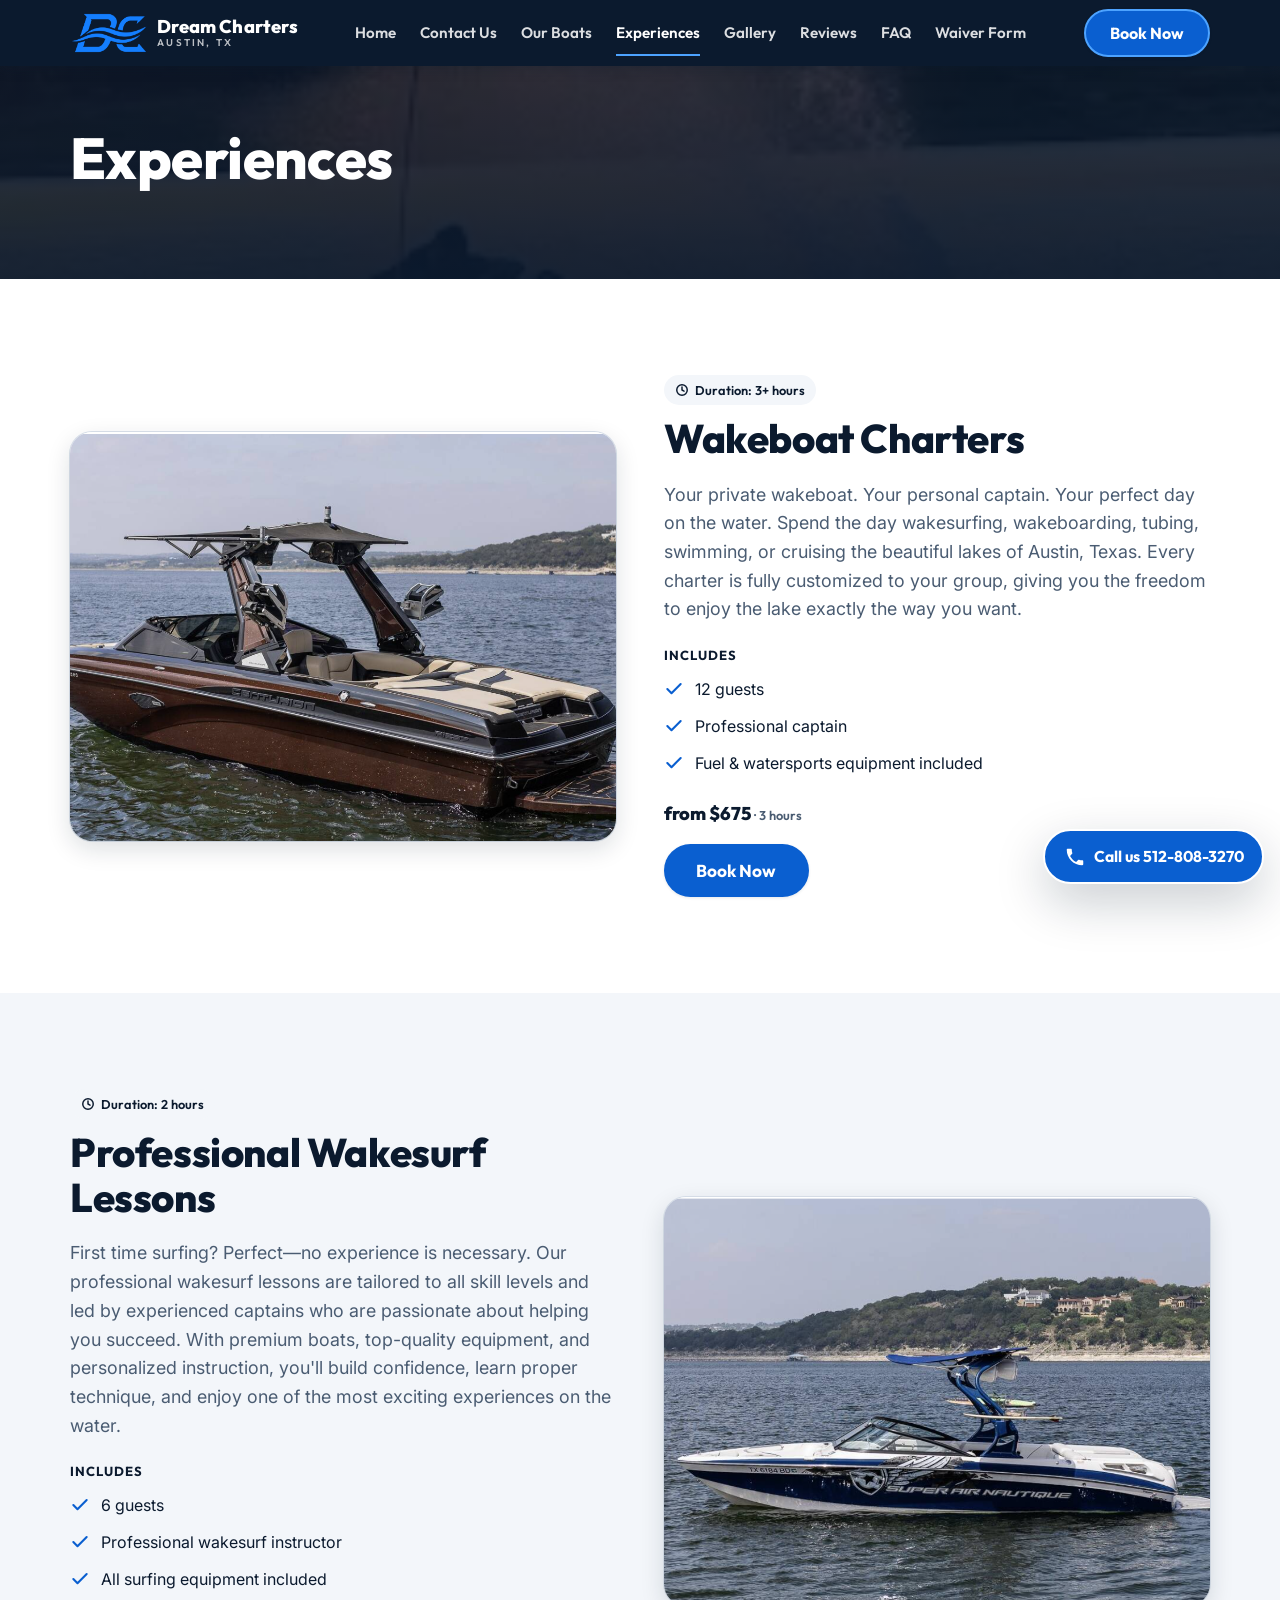
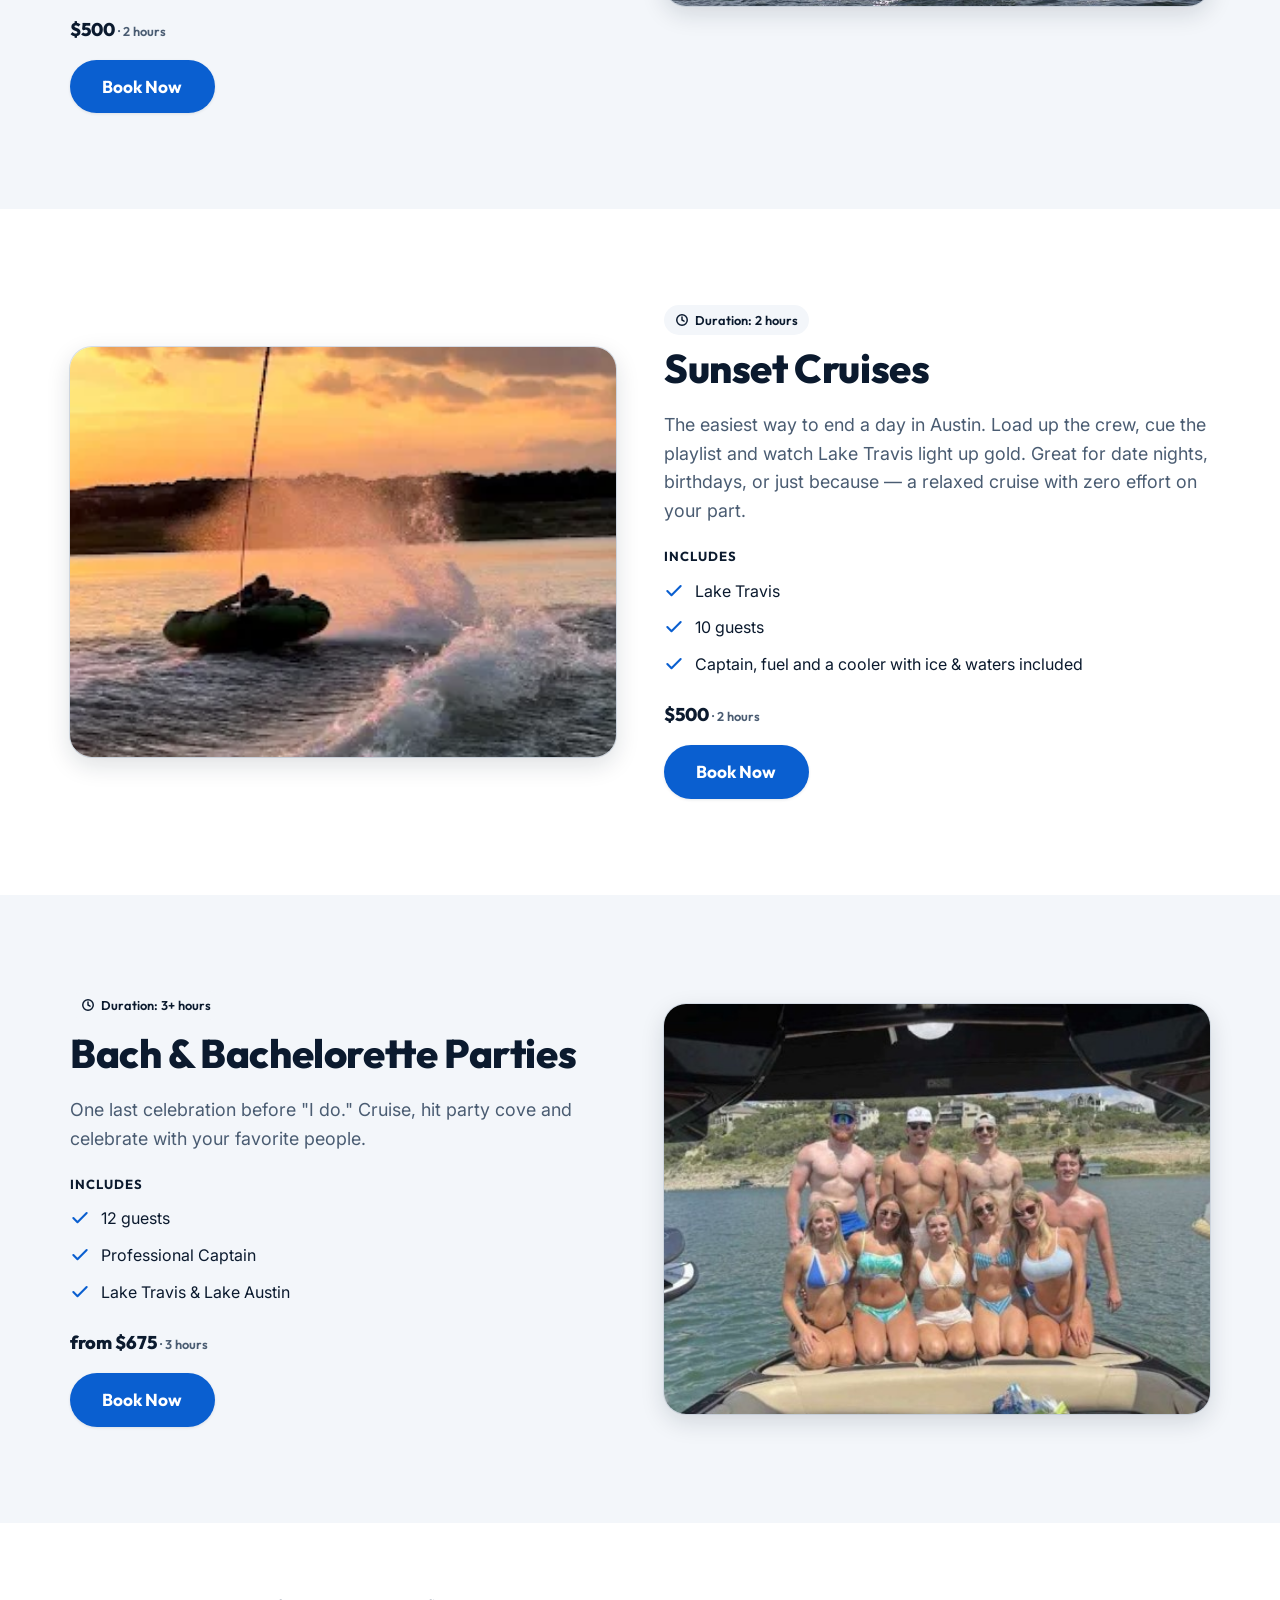
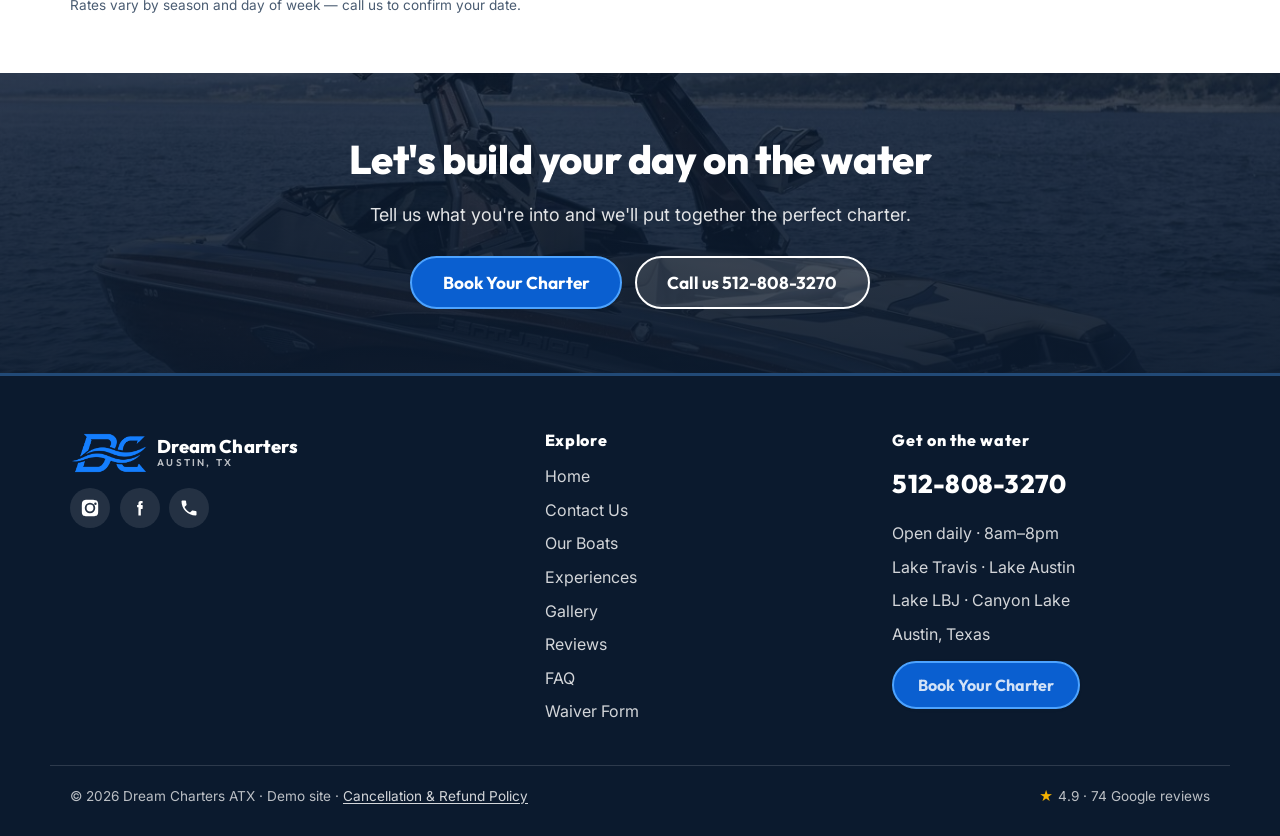
<file: experiences.html>
<!DOCTYPE html>
<html lang="en">
<head>
<meta charset="UTF-8">
<meta name="viewport" content="width=device-width, initial-scale=1.0">
<title>Experiences | Dream Charters ATX — Charters, Wakesurf Lessons, Sunset Cruises &amp; Bach Parties</title>
<meta name="description" content="Four ways to spend a day on the lakes of Austin: private wakeboat charters, professional wakesurf lessons, sunset cruises and bachelor/bachelorette parties. Captain, fuel and equipment included.">
<meta name="keywords" content="wakeboat charter Austin, wakesurf lessons Austin, Lake Travis sunset cruise, bachelorette party boat Lake Travis, bachelor party boat Austin">
<link rel="canonical" href="https://www.dreamchartersboatrentals.com/experiences.html">
<link rel="preconnect" href="https://fonts.googleapis.com">
<link rel="preconnect" href="https://fonts.gstatic.com" crossorigin>
<link href="https://fonts.googleapis.com/css2?family=Inter:wght@400;500;600;700&family=Outfit:wght@600;700;800&display=swap" rel="stylesheet">
<link rel="icon" type="image/png" href="assets/dc-favicon-32.png">
<link rel="apple-touch-icon" href="assets/dc-favicon-180.png">
<link rel="stylesheet" href="css/styles.css">
</head>
<body data-page="experiences">
<div id="site-header"></div>

<section class="page-hero">
  <img class="page-hero__img" src="assets/sunset-tubing.webp" alt="Tubing behind the boat at sunset on Lake Travis">
  <div class="wrap">
    <h1>Experiences</h1>
  </div>
</section>

<!-- All four experiences use the same .xp component. The image side and the
     alternating background come from :nth-child inside .xp-list, so the
     markup below is identical card to card. -->
<div class="xp-list">

  <!-- 1 -->
  <section class="section xp" id="wakeboat-charters">
    <div class="wrap xp__inner">
      <img class="xp__media img-frame" src="assets/centurion.png" alt="Centurion Ri237 wakeboat on a private charter on Lake Travis" loading="lazy">
      <div class="xp__body">
        <p class="pill xp__chip"><svg width="14" height="14" viewBox="0 0 24 24" fill="none" stroke="currentColor" stroke-width="2.5" stroke-linecap="round" stroke-linejoin="round" aria-hidden="true"><circle cx="12" cy="12" r="9"/><path d="M12 7v5l3.5 2"/></svg> Duration: 3+ hours</p>
        <h2>Wakeboat Charters</h2>
        <p class="lead">Your private wakeboat. Your personal captain. Your perfect day on the water. Spend the day wakesurfing, wakeboarding, tubing, swimming, or cruising the beautiful lakes of Austin, Texas. Every charter is fully customized to your group, giving you the freedom to enjoy the lake exactly the way you want.</p>
        <p class="xp__label">Includes</p>
        <ul class="included">
          <li><svg width="20" height="20" viewBox="0 0 24 24" fill="none" stroke="currentColor" stroke-width="2.5" stroke-linecap="round" stroke-linejoin="round" aria-hidden="true"><path d="M20 6 9 17l-5-5"/></svg> 12 guests</li>
          <li><svg width="20" height="20" viewBox="0 0 24 24" fill="none" stroke="currentColor" stroke-width="2.5" stroke-linecap="round" stroke-linejoin="round" aria-hidden="true"><path d="M20 6 9 17l-5-5"/></svg> Professional captain</li>
          <li><svg width="20" height="20" viewBox="0 0 24 24" fill="none" stroke="currentColor" stroke-width="2.5" stroke-linecap="round" stroke-linejoin="round" aria-hidden="true"><path d="M20 6 9 17l-5-5"/></svg> Fuel &amp; watersports equipment included</li>
        </ul>
        <!-- PRICING: derived — fleet-wide 3hr charter floor, not a single Square SKU -->
        <p class="price xp__price">from $675<small> · 3 hours</small></p>
        <a class="btn btn-primary btn-lg xp__cta" href="https://book.squareup.com/appointments/le7ady9q3649w9/location/LFRJ1VVM5ZY8J/services" target="_blank" rel="noopener noreferrer">Book Now</a>
      </div>
    </div>
  </section>

  <!-- 2 -->
  <section class="section xp" id="wakesurf-lessons">
    <div class="wrap xp__inner">
      <img class="xp__media img-frame" src="assets/nautique-230.png" alt="The Nautique 230 wakeboat throwing a surf wave on Lake Travis" loading="lazy">
      <div class="xp__body">
        <p class="pill xp__chip"><svg width="14" height="14" viewBox="0 0 24 24" fill="none" stroke="currentColor" stroke-width="2.5" stroke-linecap="round" stroke-linejoin="round" aria-hidden="true"><circle cx="12" cy="12" r="9"/><path d="M12 7v5l3.5 2"/></svg> Duration: 2 hours</p>
        <h2>Professional Wakesurf Lessons</h2>
        <p class="lead">First time surfing? Perfect—no experience is necessary. Our professional wakesurf lessons are tailored to all skill levels and led by experienced captains who are passionate about helping you succeed. With premium boats, top-quality equipment, and personalized instruction, you'll build confidence, learn proper technique, and enjoy one of the most exciting experiences on the water.</p>
        <p class="xp__label">Includes</p>
        <ul class="included">
          <li><svg width="20" height="20" viewBox="0 0 24 24" fill="none" stroke="currentColor" stroke-width="2.5" stroke-linecap="round" stroke-linejoin="round" aria-hidden="true"><path d="M20 6 9 17l-5-5"/></svg> 6 guests</li>
          <li><svg width="20" height="20" viewBox="0 0 24 24" fill="none" stroke="currentColor" stroke-width="2.5" stroke-linecap="round" stroke-linejoin="round" aria-hidden="true"><path d="M20 6 9 17l-5-5"/></svg> Professional wakesurf instructor</li>
          <li><svg width="20" height="20" viewBox="0 0 24 24" fill="none" stroke="currentColor" stroke-width="2.5" stroke-linecap="round" stroke-linejoin="round" aria-hidden="true"><path d="M20 6 9 17l-5-5"/></svg> All surfing equipment included</li>
        </ul>
        <p class="price xp__price">$500<small> · 2 hours</small></p>
        <a class="btn btn-primary btn-lg xp__cta" data-book="wakesurf-lessons" href="https://book.squareup.com/appointments/le7ady9q3649w9/location/LFRJ1VVM5ZY8J/services" target="_blank" rel="noopener noreferrer">Book Now</a>
      </div>
    </div>
  </section>

  <!-- 3 -->
  <section class="section xp" id="sunset-cruises">
    <div class="wrap xp__inner">
      <img class="xp__media img-frame" src="assets/sunset-tubing.webp" alt="Golden-hour cruise behind the boat on Lake Travis" loading="lazy">
      <div class="xp__body">
        <p class="pill xp__chip"><svg width="14" height="14" viewBox="0 0 24 24" fill="none" stroke="currentColor" stroke-width="2.5" stroke-linecap="round" stroke-linejoin="round" aria-hidden="true"><circle cx="12" cy="12" r="9"/><path d="M12 7v5l3.5 2"/></svg> Duration: 2 hours</p>
        <h2>Sunset Cruises</h2>
        <p class="lead">The easiest way to end a day in Austin. Load up the crew, cue the playlist and watch Lake Travis light up gold. Great for date nights, birthdays, or just because — a relaxed cruise with zero effort on your part.</p>
        <p class="xp__label">Includes</p>
        <ul class="included">
          <li><svg width="20" height="20" viewBox="0 0 24 24" fill="none" stroke="currentColor" stroke-width="2.5" stroke-linecap="round" stroke-linejoin="round" aria-hidden="true"><path d="M20 6 9 17l-5-5"/></svg> Lake Travis</li>
          <li><svg width="20" height="20" viewBox="0 0 24 24" fill="none" stroke="currentColor" stroke-width="2.5" stroke-linecap="round" stroke-linejoin="round" aria-hidden="true"><path d="M20 6 9 17l-5-5"/></svg> 10 guests</li>
          <li><svg width="20" height="20" viewBox="0 0 24 24" fill="none" stroke="currentColor" stroke-width="2.5" stroke-linecap="round" stroke-linejoin="round" aria-hidden="true"><path d="M20 6 9 17l-5-5"/></svg> Captain, fuel and a cooler with ice &amp; waters included</li>
        </ul>
        <p class="price xp__price">$500<small> · 2 hours</small></p>
        <a class="btn btn-primary btn-lg xp__cta" data-book="sunset-cruise" href="https://book.squareup.com/appointments/le7ady9q3649w9/location/LFRJ1VVM5ZY8J/services" target="_blank" rel="noopener noreferrer">Book Now</a>
      </div>
    </div>
  </section>

  <!-- 4 -->
  <section class="section xp" id="bach-parties">
    <div class="wrap xp__inner">
      <img class="xp__media img-frame" src="assets/review-taylor-cross.jpg" alt="Group celebrating a bachelor and bachelorette trip on the boat on Lake Travis" loading="lazy">
      <div class="xp__body">
        <p class="pill xp__chip"><svg width="14" height="14" viewBox="0 0 24 24" fill="none" stroke="currentColor" stroke-width="2.5" stroke-linecap="round" stroke-linejoin="round" aria-hidden="true"><circle cx="12" cy="12" r="9"/><path d="M12 7v5l3.5 2"/></svg> Duration: 3+ hours</p>
        <h2>Bach &amp; Bachelorette Parties</h2>
        <p class="lead">One last celebration before "I do." Cruise, hit party cove and celebrate with your favorite people.</p>
        <p class="xp__label">Includes</p>
        <ul class="included">
          <li><svg width="20" height="20" viewBox="0 0 24 24" fill="none" stroke="currentColor" stroke-width="2.5" stroke-linecap="round" stroke-linejoin="round" aria-hidden="true"><path d="M20 6 9 17l-5-5"/></svg> 12 guests</li>
          <li><svg width="20" height="20" viewBox="0 0 24 24" fill="none" stroke="currentColor" stroke-width="2.5" stroke-linecap="round" stroke-linejoin="round" aria-hidden="true"><path d="M20 6 9 17l-5-5"/></svg> Professional Captain</li>
          <li><svg width="20" height="20" viewBox="0 0 24 24" fill="none" stroke="currentColor" stroke-width="2.5" stroke-linecap="round" stroke-linejoin="round" aria-hidden="true"><path d="M20 6 9 17l-5-5"/></svg> Lake Travis &amp; Lake Austin</li>
        </ul>
        <p class="price xp__price">from $675<small> · 3 hours</small></p>
        <a class="btn btn-primary btn-lg xp__cta" href="https://book.squareup.com/appointments/le7ady9q3649w9/location/LFRJ1VVM5ZY8J/services" target="_blank" rel="noopener noreferrer">Book Now</a>
      </div>
    </div>
  </section>

</div>

<section class="section--tight">
  <div class="wrap">
    <p class="rate-note">Rates vary by season and day of week — call us to confirm your date.</p>
  </div>
</section>

<section class="cta-band">
  <img src="assets/centurion.png" alt="Centurion Ri237 on Lake Travis">
  <div class="wrap">
    <h2>Let's build your day on the water</h2>
    <p class="lead" style="margin:0 auto 1.6rem">Tell us what you're into and we'll put together the perfect charter.</p>
    <div class="hero__cta">
      <a class="btn btn-primary btn-lg" href="https://book.squareup.com/appointments/le7ady9q3649w9/location/LFRJ1VVM5ZY8J/services" target="_blank" rel="noopener noreferrer">Book Your Charter</a>
      <a class="btn btn-ghost-light btn-lg" href="tel:+15128083270">Call us 512-808-3270</a>
    </div>
  </div>
</section>

<div id="site-footer"></div>
<script src="js/layout.js"></script>
<script src="js/main.js"></script>
</body>
</html>
</file>
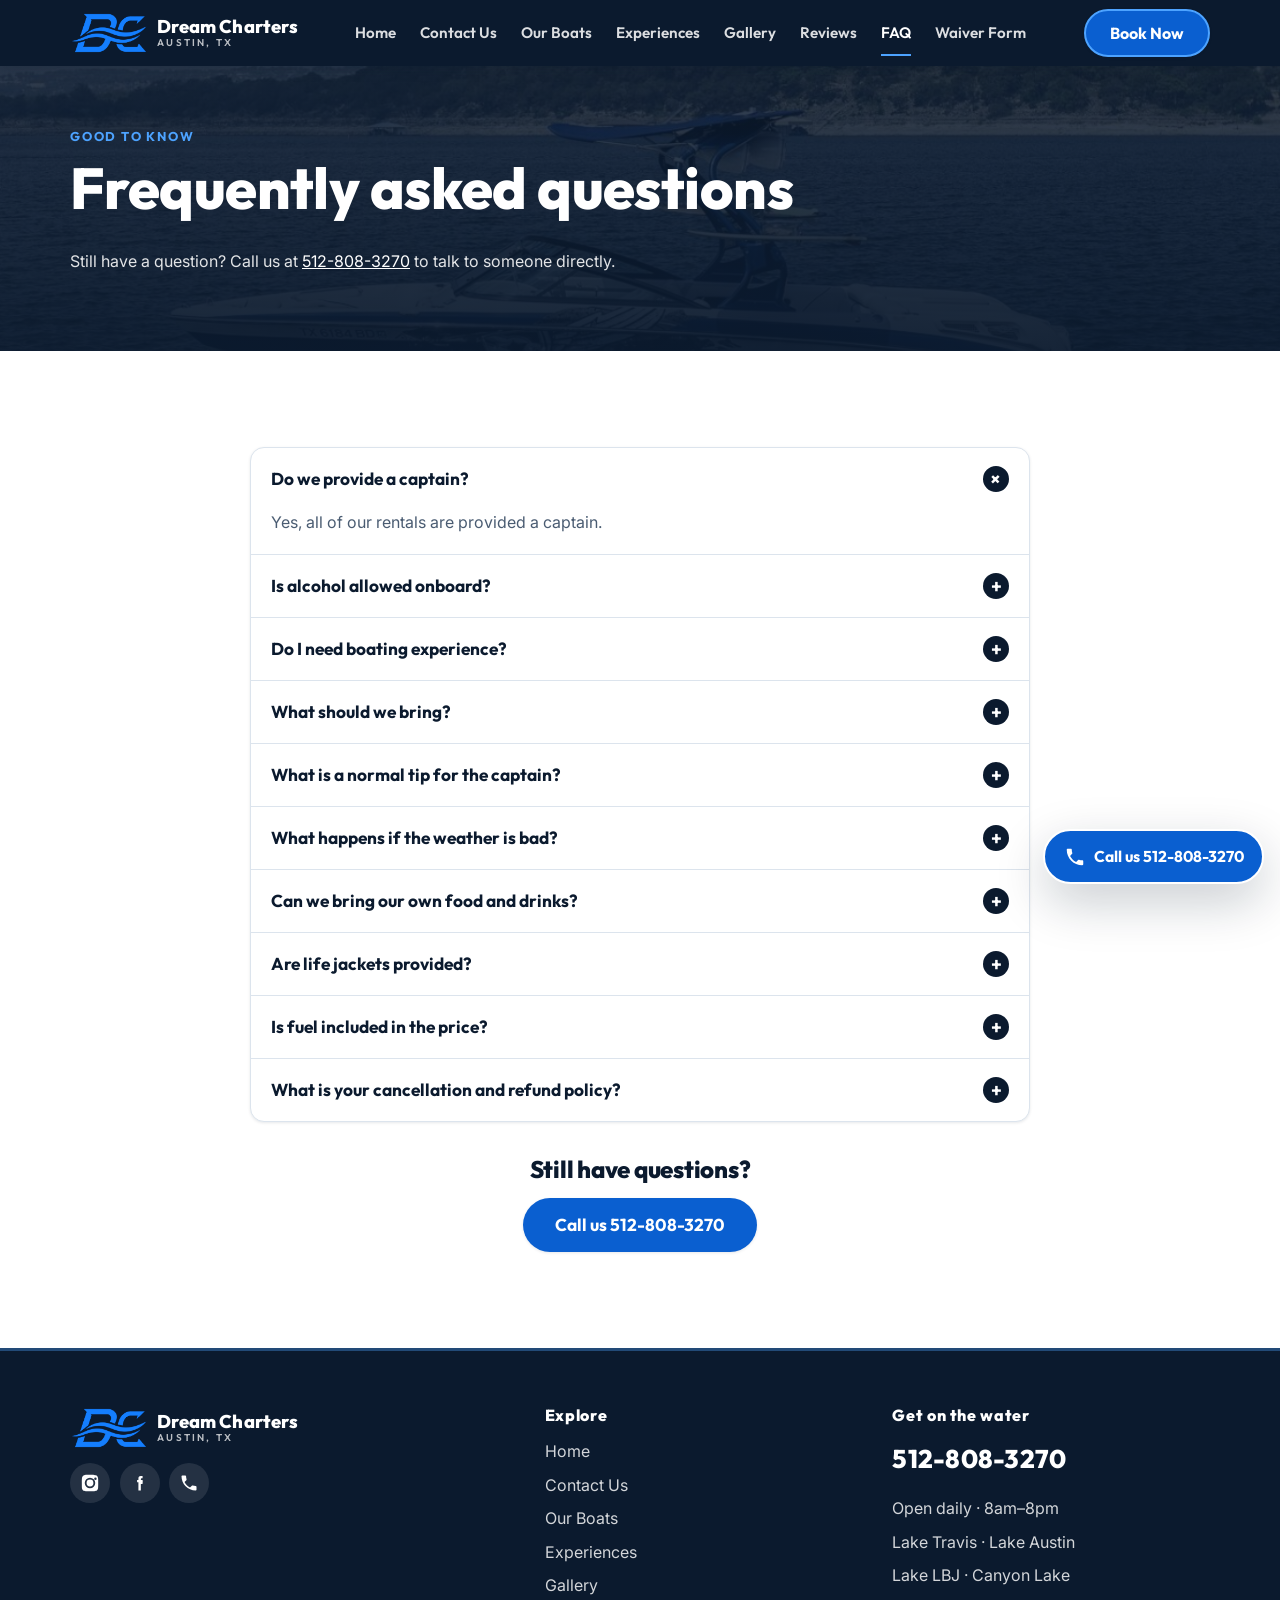
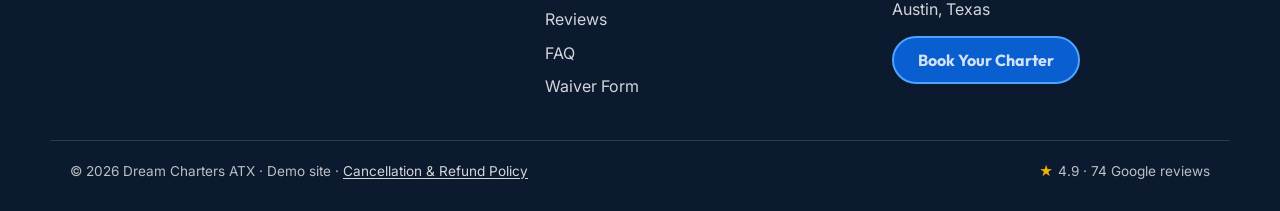
<file: faq.html>
<!DOCTYPE html>
<html lang="en">
<head>
<meta charset="UTF-8">
<meta name="viewport" content="width=device-width, initial-scale=1.0">
<title>FAQ | Dream Charters ATX — Boat Charter Questions Answered</title>
<meta name="description" content="Dream Charters ATX FAQ: captains, alcohol/BYOB, what to bring, tipping, weather, food & drinks, life jackets and fuel. Questions? Call us at 512-808-3270.">
<link rel="canonical" href="https://www.dreamchartersboatrentals.com/faq.html">
<link rel="preconnect" href="https://fonts.googleapis.com">
<link rel="preconnect" href="https://fonts.gstatic.com" crossorigin>
<link href="https://fonts.googleapis.com/css2?family=Inter:wght@400;500;600;700&family=Outfit:wght@600;700;800&display=swap" rel="stylesheet">
<link rel="icon" type="image/png" href="assets/dc-favicon-32.png">
<link rel="apple-touch-icon" href="assets/dc-favicon-180.png">
<link rel="stylesheet" href="css/styles.css">
<script type="application/ld+json">
{
  "@context":"https://schema.org",
  "@type":"FAQPage",
  "mainEntity":[
    {"@type":"Question","name":"Do we provide a captain?","acceptedAnswer":{"@type":"Answer","text":"Yes, all of our rentals are provided a captain."}},
    {"@type":"Question","name":"Is alcohol allowed onboard?","acceptedAnswer":{"@type":"Answer","text":"Yes, alcohol is allowed — BYOB. No glass bottles, please."}},
    {"@type":"Question","name":"Do I need boating experience?","acceptedAnswer":{"@type":"Answer","text":"No experience is needed. Your captain handles the driving so you can relax and enjoy your day on the water."}},
    {"@type":"Question","name":"What should we bring?","acceptedAnswer":{"@type":"Answer","text":"We recommend bringing towels, sunscreen, drinks, snacks and a good playlist. We'll handle the rest."}},
    {"@type":"Question","name":"What is a normal tip for the captain?","acceptedAnswer":{"@type":"Answer","text":"The usual tip amount is 10%–20% gratuity, but it is solely up to you based on our service."}},
    {"@type":"Question","name":"What happens if the weather is bad?","acceptedAnswer":{"@type":"Answer","text":"Safety comes first. If weather conditions are unsafe, we'll work with you to reschedule your charter."}},
    {"@type":"Question","name":"Can we bring our own food and drinks?","acceptedAnswer":{"@type":"Answer","text":"Yes! Feel free to bring your own snacks, drinks and coolers. We just ask that you stay away from glass, and avoid any food or drinks with dye that will stain the seats."}},
    {"@type":"Question","name":"Are life jackets provided?","acceptedAnswer":{"@type":"Answer","text":"Absolutely. We provide all required safety equipment and life jackets for adults and children."}},
    {"@type":"Question","name":"Is fuel included in the price?","acceptedAnswer":{"@type":"Answer","text":"Yes, fuel is included in the cost."}},
    {"@type":"Question","name":"What is your cancellation and refund policy?","acceptedAnswer":{"@type":"Answer","text":"All deposits and payments made to Dream Charters ATX are non-refundable. Cancellations and no-shows will not receive a refund. By booking, you acknowledge and agree to this policy."}}
  ]
}
</script>
</head>
<body data-page="faq">
<div id="site-header"></div>

<section class="page-hero">
  <img class="page-hero__img" src="assets/nautique-230.png" alt="Nautique 230 on Lake Travis">
  <div class="wrap">
    <p class="eyebrow">Good to know</p>
    <h1>Frequently asked questions</h1>
    <p>Still have a question? Call us at <a href="tel:+15128083270" style="color:#fff;text-decoration:underline">512-808-3270</a> to talk to someone directly.</p>
  </div>
</section>

<section class="section">
  <div class="wrap" style="max-width:820px">
    <div class="acc">

      <div class="acc__item open">
        <button class="acc__q" aria-expanded="true">Do we provide a captain?<span class="acc__icon">+</span></button>
        <div class="acc__a"><p>Yes, all of our rentals are provided a captain.</p></div>
      </div>

      <div class="acc__item">
        <button class="acc__q" aria-expanded="false">Is alcohol allowed onboard?<span class="acc__icon">+</span></button>
        <div class="acc__a"><p>Yes, alcohol is allowed — BYOB. No glass bottles, please.</p></div>
      </div>

      <div class="acc__item">
        <button class="acc__q" aria-expanded="false">Do I need boating experience?<span class="acc__icon">+</span></button>
        <div class="acc__a"><p>No experience is needed. Your captain handles the driving so you can relax and enjoy your day on the water.</p></div>
      </div>

      <div class="acc__item">
        <button class="acc__q" aria-expanded="false">What should we bring?<span class="acc__icon">+</span></button>
        <div class="acc__a"><p>We recommend bringing towels, sunscreen, drinks, snacks and a good playlist. We'll handle the rest.</p></div>
      </div>

      <div class="acc__item">
        <button class="acc__q" aria-expanded="false">What is a normal tip for the captain?<span class="acc__icon">+</span></button>
        <div class="acc__a"><p>The usual tip amount is 10%–20% gratuity, but it is solely up to you based on our service.</p></div>
      </div>

      <div class="acc__item">
        <button class="acc__q" aria-expanded="false">What happens if the weather is bad?<span class="acc__icon">+</span></button>
        <div class="acc__a"><p>Safety comes first. If weather conditions are unsafe, we'll work with you to reschedule your charter.</p></div>
      </div>

      <div class="acc__item">
        <button class="acc__q" aria-expanded="false">Can we bring our own food and drinks?<span class="acc__icon">+</span></button>
        <div class="acc__a"><p>Yes! Feel free to bring your own snacks, drinks and coolers. We just ask that you stay away from glass, and avoid any food or drinks with dye that will stain the seats.</p></div>
      </div>

      <div class="acc__item">
        <button class="acc__q" aria-expanded="false">Are life jackets provided?<span class="acc__icon">+</span></button>
        <div class="acc__a"><p>Absolutely. We provide all required safety equipment and life jackets for adults and children.</p></div>
      </div>

      <div class="acc__item">
        <button class="acc__q" aria-expanded="false">Is fuel included in the price?<span class="acc__icon">+</span></button>
        <div class="acc__a"><p>Yes, fuel is included in the cost.</p></div>
      </div>

      <div class="acc__item" id="refund-policy">
        <button class="acc__q" aria-expanded="false">What is your cancellation and refund policy?<span class="acc__icon">+</span></button>
        <div class="acc__a"><p>All deposits and payments made to Dream Charters ATX are <strong>non-refundable</strong>. Cancellations and no-shows will not receive a refund. By booking, you acknowledge and agree to this policy.</p></div>
      </div>

    </div>

    <div class="center" style="margin-top:34px">
      <h3>Still have questions?</h3>
      <div class="hero__cta" style="justify-content:center;margin-top:1rem">
        <a class="btn btn-primary btn-lg" href="tel:+15128083270">Call us 512-808-3270</a>
      </div>
    </div>
  </div>
</section>

<div id="site-footer"></div>
<script src="js/layout.js"></script>
<script src="js/main.js"></script>
</body>
</html>
</file>
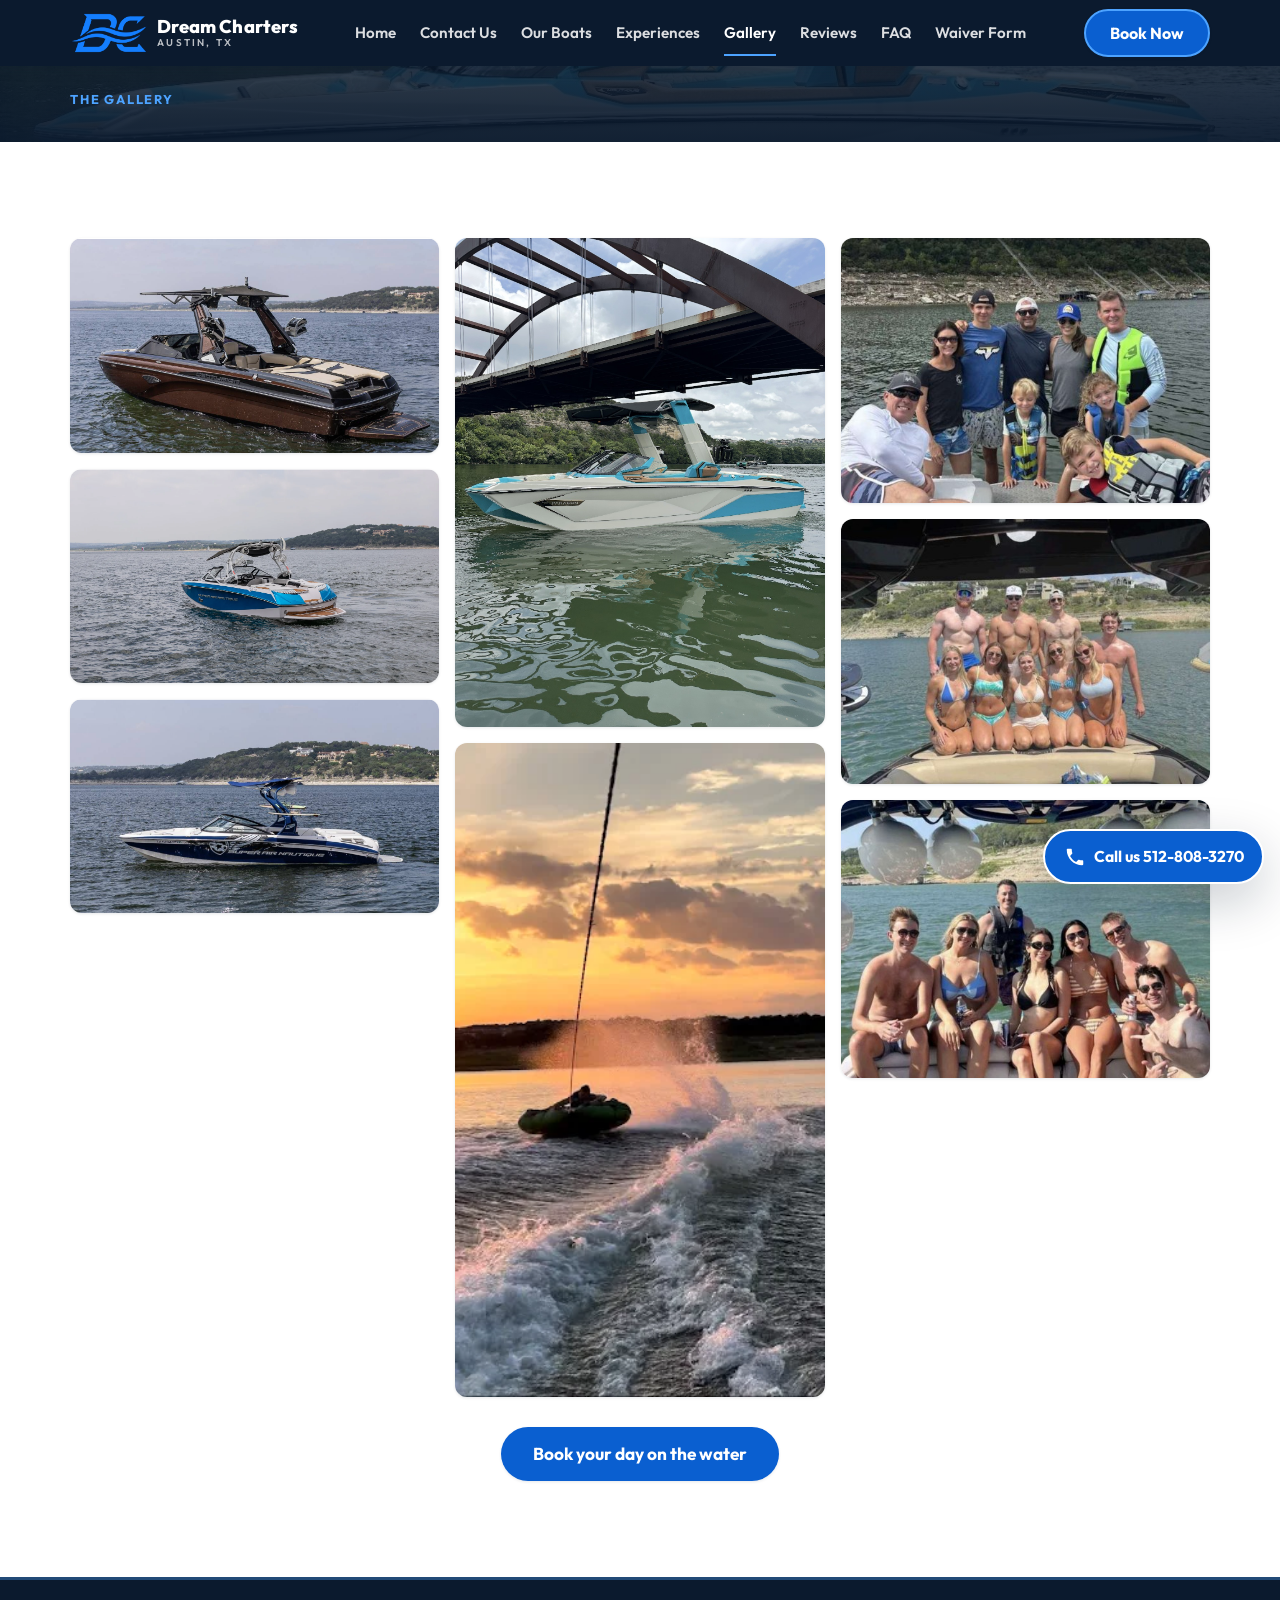
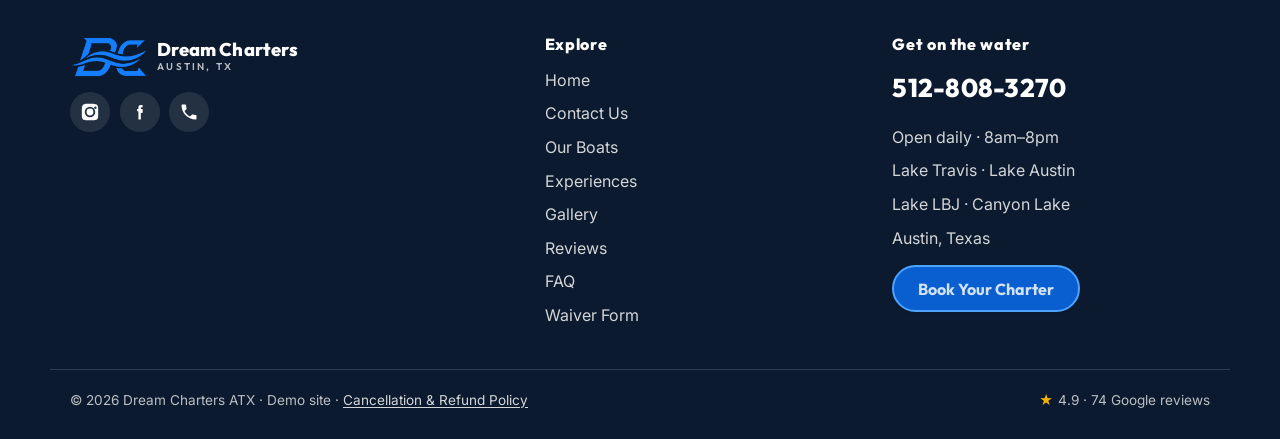
<file: gallery.html>
<!DOCTYPE html>
<html lang="en">
<head>
<meta charset="UTF-8">
<meta name="viewport" content="width=device-width, initial-scale=1.0">
<title>Gallery | Dream Charters ATX — Lake Travis Boat Days</title>
<meta name="description" content="See the Dream Charters ATX fleet and real days on Lake Travis — wakeboats, sunset cruises, family tubing and big group charters. Book your day on the water.">
<link rel="canonical" href="https://www.dreamchartersboatrentals.com/gallery.html">
<link rel="preconnect" href="https://fonts.googleapis.com">
<link rel="preconnect" href="https://fonts.gstatic.com" crossorigin>
<link href="https://fonts.googleapis.com/css2?family=Inter:wght@400;500;600;700&family=Outfit:wght@600;700;800&display=swap" rel="stylesheet">
<link rel="icon" type="image/png" href="assets/dc-favicon-32.png">
<link rel="apple-touch-icon" href="assets/dc-favicon-180.png">
<link rel="stylesheet" href="css/styles.css">
</head>
<body data-page="gallery">
<div id="site-header"></div>

<!-- The h1 deliberately carries .eyebrow, not hero-h1 sizing: it is the page's
     only heading and has to exist for SEO and screen readers, but Tyler wants
     the small label look. .page-hero .eyebrow (0,2,0) outranks .page-hero h1
     (0,1,1), so colour/size/tracking all still come from .eyebrow — the tag
     swap is visually a no-op. Padding trimmed from the default 60px because a
     one-line label in a 60px band read as an empty navy bar. -->
<section class="page-hero" style="padding:26px 0">
  <img class="page-hero__img" src="assets/paragon.jpg" alt="G23 Paragon under the Pennybacker Bridge on Lake Austin">
  <div class="wrap">
    <h1 class="eyebrow">The gallery</h1>
  </div>
</section>

<section class="section">
  <div class="wrap">
    <div class="gallery">
      <figure>
        <img src="assets/centurion.png" alt="Centurion Ri237 flagship wakeboat on Lake Travis" loading="lazy">
        <figcaption>Centurion Ri237 — our Lake Travis flagship</figcaption>
      </figure>
      <figure>
        <img src="assets/nautique-g23.png" alt="Nautique G23 wakeboat cruising Lake Travis" loading="lazy">
        <figcaption>Nautique G23 — smooth rides, big shade</figcaption>
      </figure>
      <figure>
        <img src="assets/nautique-230.png" alt="Nautique 230 wakeboat on Lake Travis" loading="lazy">
        <figcaption>Nautique 230 — the OG, legendary wake</figcaption>
      </figure>
      <figure>
        <img src="assets/paragon.jpg" alt="G23 Paragon wakeboat under the Pennybacker Bridge on Lake Austin" loading="lazy">
        <figcaption>G23 Paragon — best wave in the industry</figcaption>
      </figure>
      <figure>
        <img src="assets/sunset-tubing.webp" alt="Tubing behind the boat at sunset on Lake Travis" loading="lazy">
        <figcaption>Golden hour tubing on Lake Travis</figcaption>
      </figure>
      <figure>
        <img src="assets/review-family.jpg" alt="A family with kids in life jackets on a Lake Travis charter" loading="lazy">
        <figcaption>Family days — kids tube, everyone surfs</figcaption>
      </figure>
      <figure>
        <img src="assets/review-taylor-cross.jpg" alt="A big group celebrating a bachelor and bachelorette trip on the boat" loading="lazy">
        <figcaption>Room for the whole crew</figcaption>
      </figure>
      <figure>
        <img src="assets/review-ryan-knop.jpg" alt="A group of friends relaxing under the tower on Lake Travis" loading="lazy">
        <figcaption>Good crews, good vibes</figcaption>
      </figure>
    </div>
    <div class="center" style="margin-top:30px"><a class="btn btn-primary btn-lg" href="https://book.squareup.com/appointments/le7ady9q3649w9/location/LFRJ1VVM5ZY8J/services" target="_blank" rel="noopener noreferrer">Book your day on the water</a></div>
  </div>
</section>

<div id="site-footer"></div>
<script src="js/layout.js"></script>
<script src="js/main.js"></script>
</body>
</html>
</file>
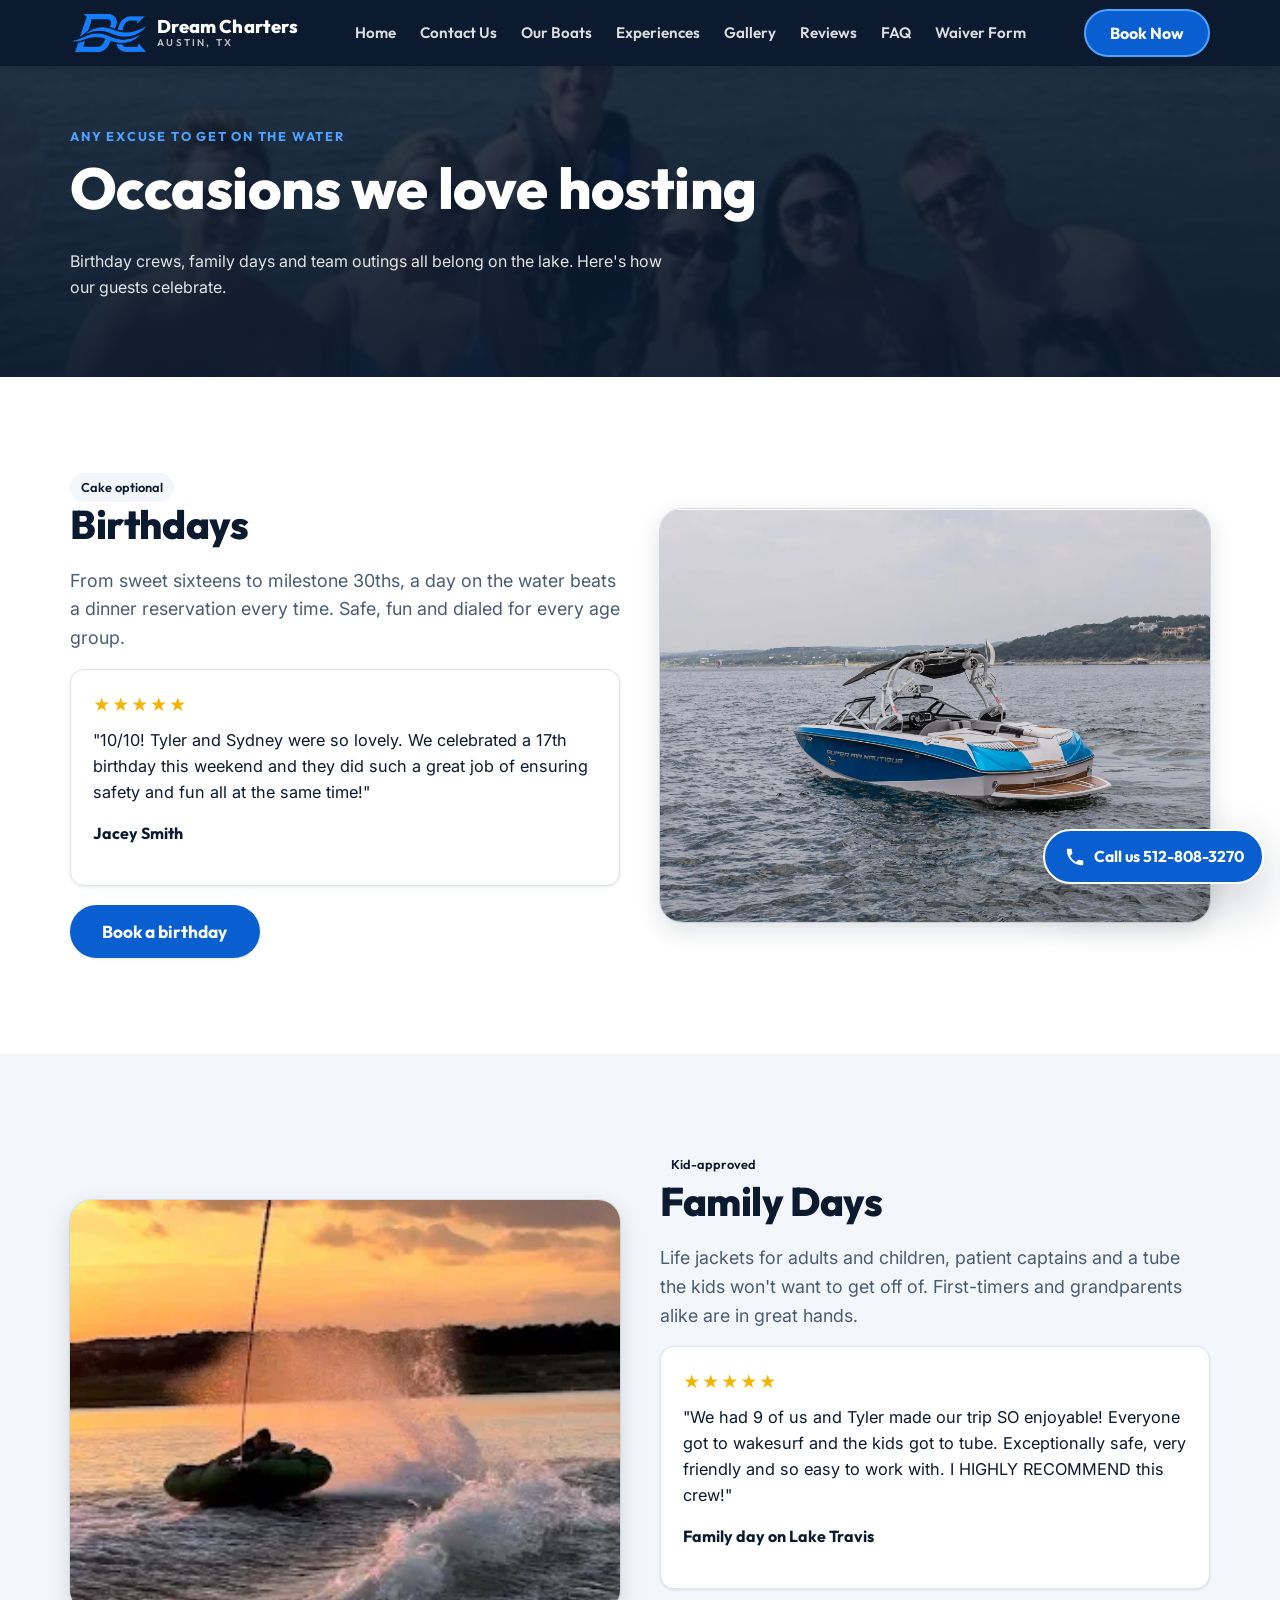
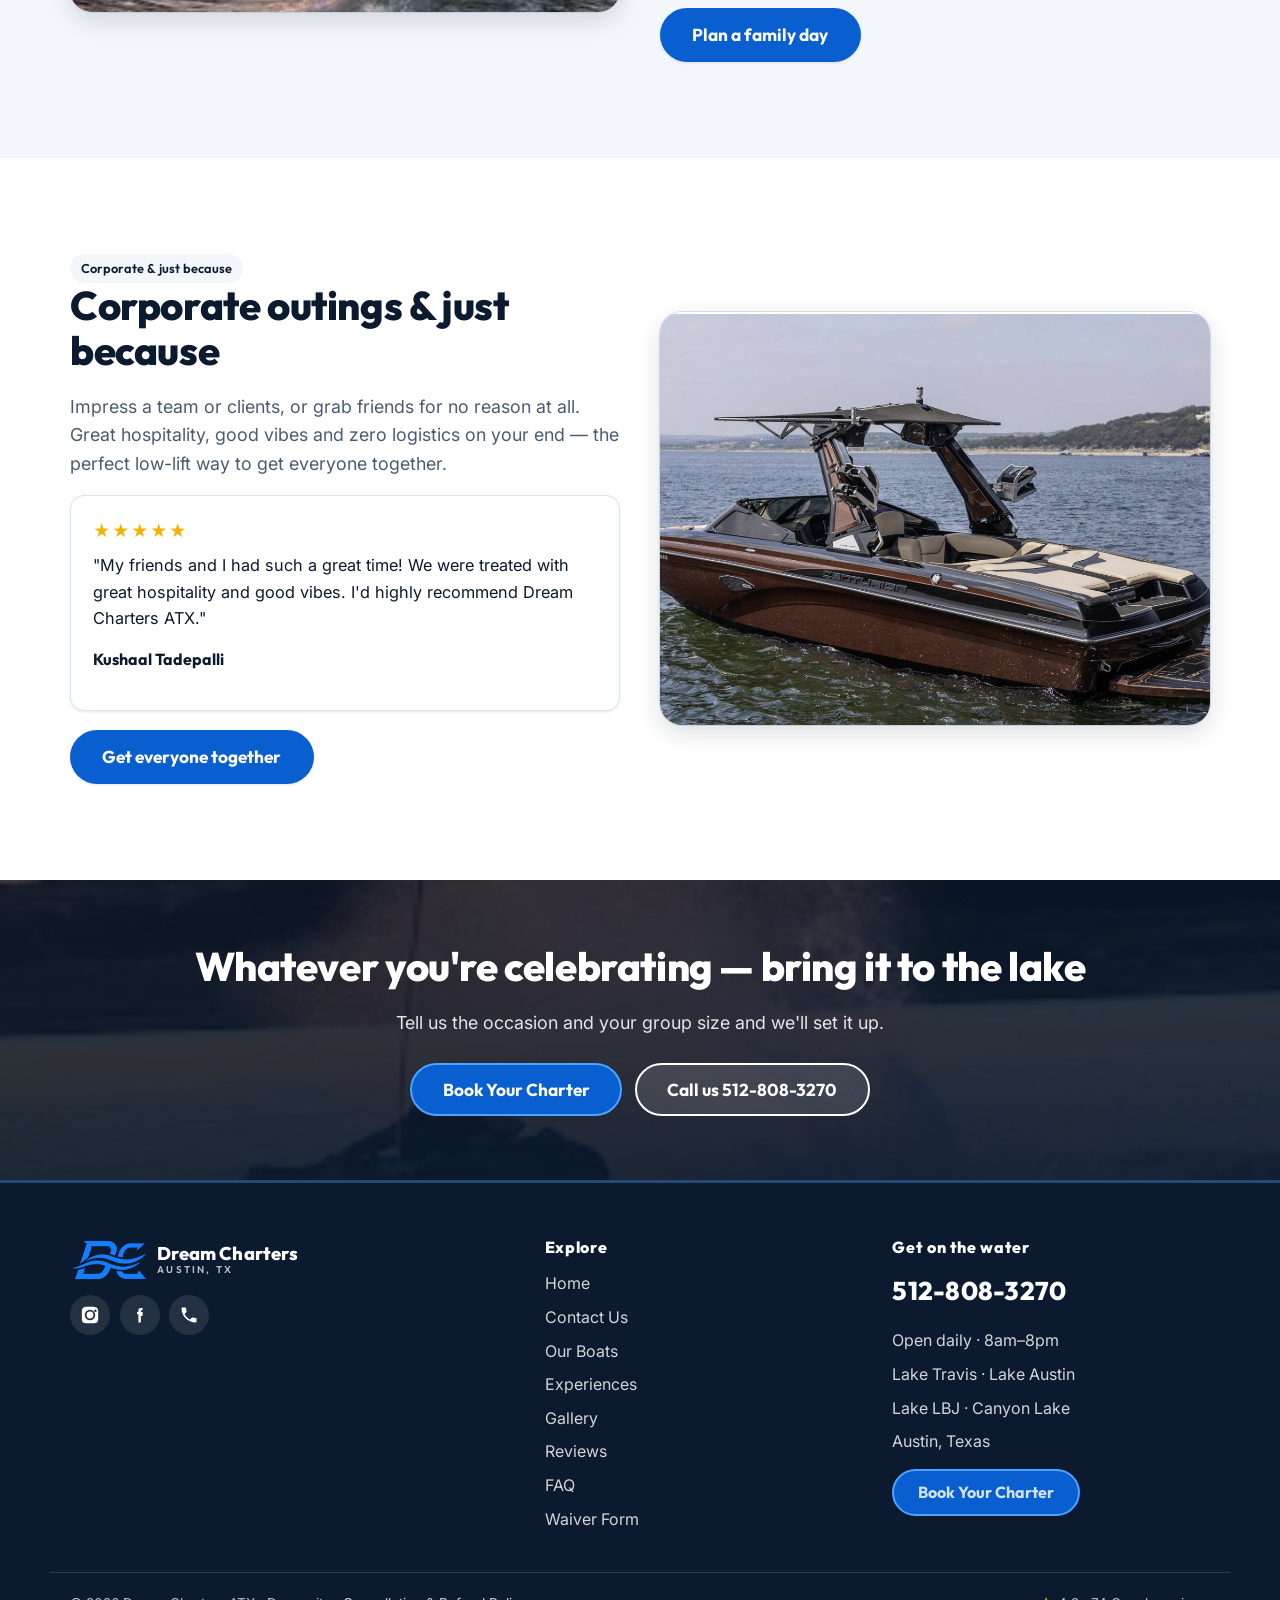
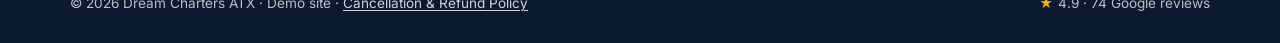
<file: occasions.html>
<!DOCTYPE html>
<html lang="en">
<head>
<meta charset="UTF-8">
<meta name="viewport" content="width=device-width, initial-scale=1.0">
<title>Occasions | Dream Charters ATX — Birthday, Family & Group Boat Days</title>
<meta name="description" content="Birthdays, family days and corporate outings on Lake Travis. Dream Charters ATX hosts every kind of crew — captain and fuel always included.">
<link rel="canonical" href="https://www.dreamchartersboatrentals.com/occasions.html">
<link rel="preconnect" href="https://fonts.googleapis.com">
<link rel="preconnect" href="https://fonts.gstatic.com" crossorigin>
<link href="https://fonts.googleapis.com/css2?family=Inter:wght@400;500;600;700&family=Outfit:wght@600;700;800&display=swap" rel="stylesheet">
<link rel="icon" type="image/png" href="assets/dc-favicon-32.png">
<link rel="apple-touch-icon" href="assets/dc-favicon-180.png">
<link rel="stylesheet" href="css/styles.css">
</head>
<body data-page="occasions">
<div id="site-header"></div>

<section class="page-hero">
  <img class="page-hero__img" src="assets/review-ryan-knop.jpg" alt="A group celebrating on a Dream Charters boat on Lake Travis">
  <div class="wrap">
    <p class="eyebrow">Any excuse to get on the water</p>
    <h1>Occasions we love hosting</h1>
    <p>Birthday crews, family days and team outings all belong on the lake. Here's how our guests celebrate.</p>
  </div>
</section>

<!-- Birthdays -->
<section class="section" id="birthdays">
  <div class="wrap">
    <div class="grid grid-2" style="align-items:center;gap:40px">
      <div style="order:2"><img src="assets/nautique-g23.png" alt="The Nautique G23 wakeboat on Lake Travis" class="img-frame" loading="lazy"></div>
      <div style="order:1">
        <span class="pill">Cake optional</span>
        <h2>Birthdays</h2>
        <p class="lead">From sweet sixteens to milestone 30ths, a day on the water beats a dinner reservation every time. Safe, fun and dialed for every age group.</p>
        <div class="review" style="margin-top:1rem">
          <div class="stars" aria-hidden="true">★★★★★</div><span class="sr-only">Rated 5 out of 5 stars</span>
          <p class="review__text">"10/10! Tyler and Sydney were so lovely. We celebrated a 17th birthday this weekend and they did such a great job of ensuring safety and fun all at the same time!"</p>
          <p class="review__by">Jacey Smith</p>
        </div>
        <a class="btn btn-primary btn-lg" style="margin-top:1.2rem" href="https://book.squareup.com/appointments/le7ady9q3649w9/location/LFRJ1VVM5ZY8J/services" target="_blank" rel="noopener noreferrer">Book a birthday</a>
      </div>
    </div>
  </div>
</section>

<!-- Family -->
<section class="section bg-soft" id="family">
  <div class="wrap">
    <div class="grid grid-2" style="align-items:center;gap:40px">
      <img src="assets/sunset-tubing.webp" alt="Tubing behind the boat at sunset on Lake Travis" class="img-frame" loading="lazy">
      <div>
        <span class="pill">Kid-approved</span>
        <h2>Family Days</h2>
        <p class="lead">Life jackets for adults and children, patient captains and a tube the kids won't want to get off of. First-timers and grandparents alike are in great hands.</p>
        <div class="review" style="margin-top:1rem">
          <div class="stars" aria-hidden="true">★★★★★</div><span class="sr-only">Rated 5 out of 5 stars</span>
          <p class="review__text">"We had 9 of us and Tyler made our trip SO enjoyable! Everyone got to wakesurf and the kids got to tube. Exceptionally safe, very friendly and so easy to work with. I HIGHLY RECOMMEND this crew!"</p>
          <p class="review__by">Family day on Lake Travis</p>
        </div>
        <a class="btn btn-primary btn-lg" style="margin-top:1.2rem" href="https://book.squareup.com/appointments/le7ady9q3649w9/location/LFRJ1VVM5ZY8J/services" target="_blank" rel="noopener noreferrer">Plan a family day</a>
      </div>
    </div>
  </div>
</section>

<!-- Corporate / just because -->
<section class="section" id="justbecause">
  <div class="wrap">
    <div class="grid grid-2" style="align-items:center;gap:40px">
      <div style="order:2"><img src="assets/centurion.png" alt="The Centurion Ri237 cruising Lake Travis" class="img-frame" loading="lazy"></div>
      <div style="order:1">
        <span class="pill">Corporate &amp; just because</span>
        <h2>Corporate outings &amp; just because</h2>
        <p class="lead">Impress a team or clients, or grab friends for no reason at all. Great hospitality, good vibes and zero logistics on your end — the perfect low-lift way to get everyone together.</p>
        <div class="review" style="margin-top:1rem">
          <div class="stars" aria-hidden="true">★★★★★</div><span class="sr-only">Rated 5 out of 5 stars</span>
          <p class="review__text">"My friends and I had such a great time! We were treated with great hospitality and good vibes. I'd highly recommend Dream Charters ATX."</p>
          <p class="review__by">Kushaal Tadepalli</p>
        </div>
        <a class="btn btn-primary btn-lg" style="margin-top:1.2rem" href="https://book.squareup.com/appointments/le7ady9q3649w9/location/LFRJ1VVM5ZY8J/services" target="_blank" rel="noopener noreferrer">Get everyone together</a>
      </div>
    </div>
  </div>
</section>

<section class="cta-band">
  <img src="assets/sunset-tubing.webp" alt="Sunset on Lake Travis">
  <div class="wrap">
    <h2>Whatever you're celebrating — bring it to the lake</h2>
    <p class="lead" style="margin:0 auto 1.6rem">Tell us the occasion and your group size and we'll set it up.</p>
    <div class="hero__cta">
      <a class="btn btn-primary btn-lg" href="https://book.squareup.com/appointments/le7ady9q3649w9/location/LFRJ1VVM5ZY8J/services" target="_blank" rel="noopener noreferrer">Book Your Charter</a>
      <a class="btn btn-ghost-light btn-lg" href="tel:+15128083270">Call us 512-808-3270</a>
    </div>
  </div>
</section>

<div id="site-footer"></div>
<script src="js/layout.js"></script>
<script src="js/main.js"></script>
</body>
</html>
</file>
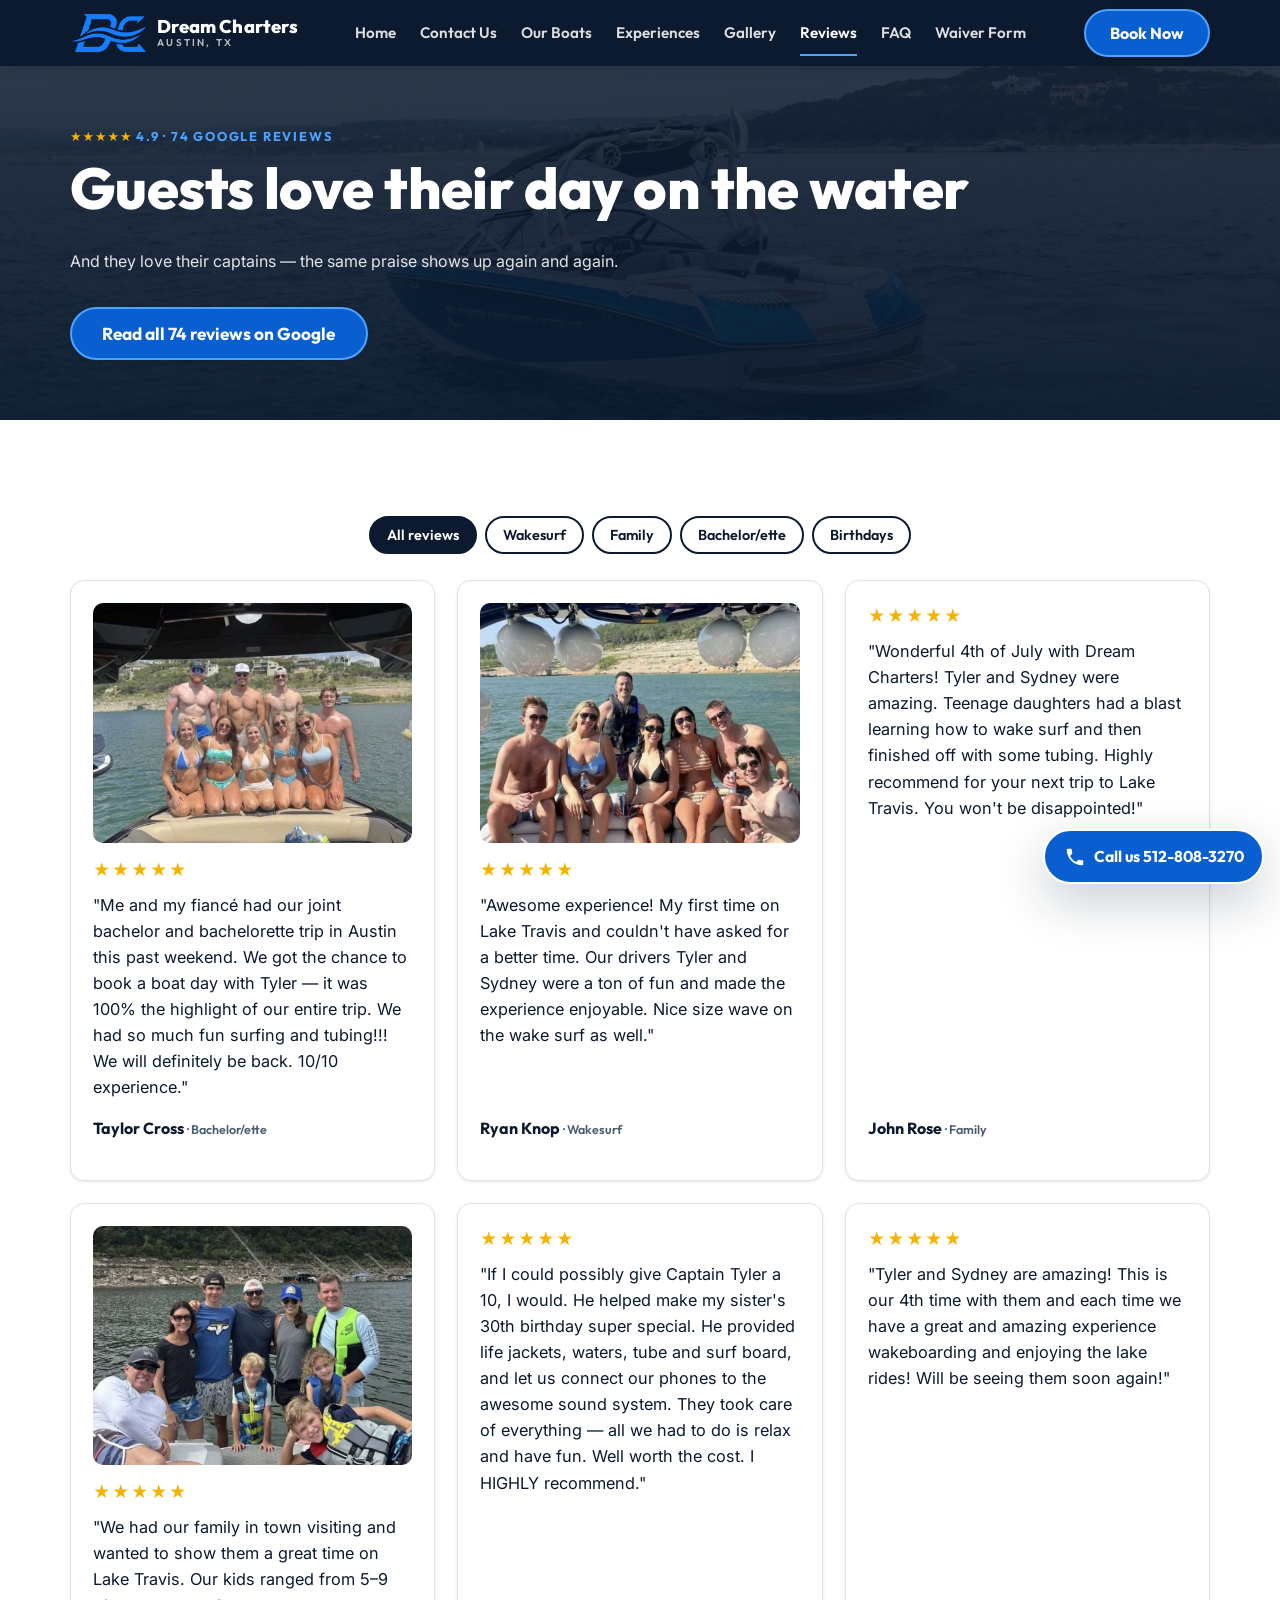
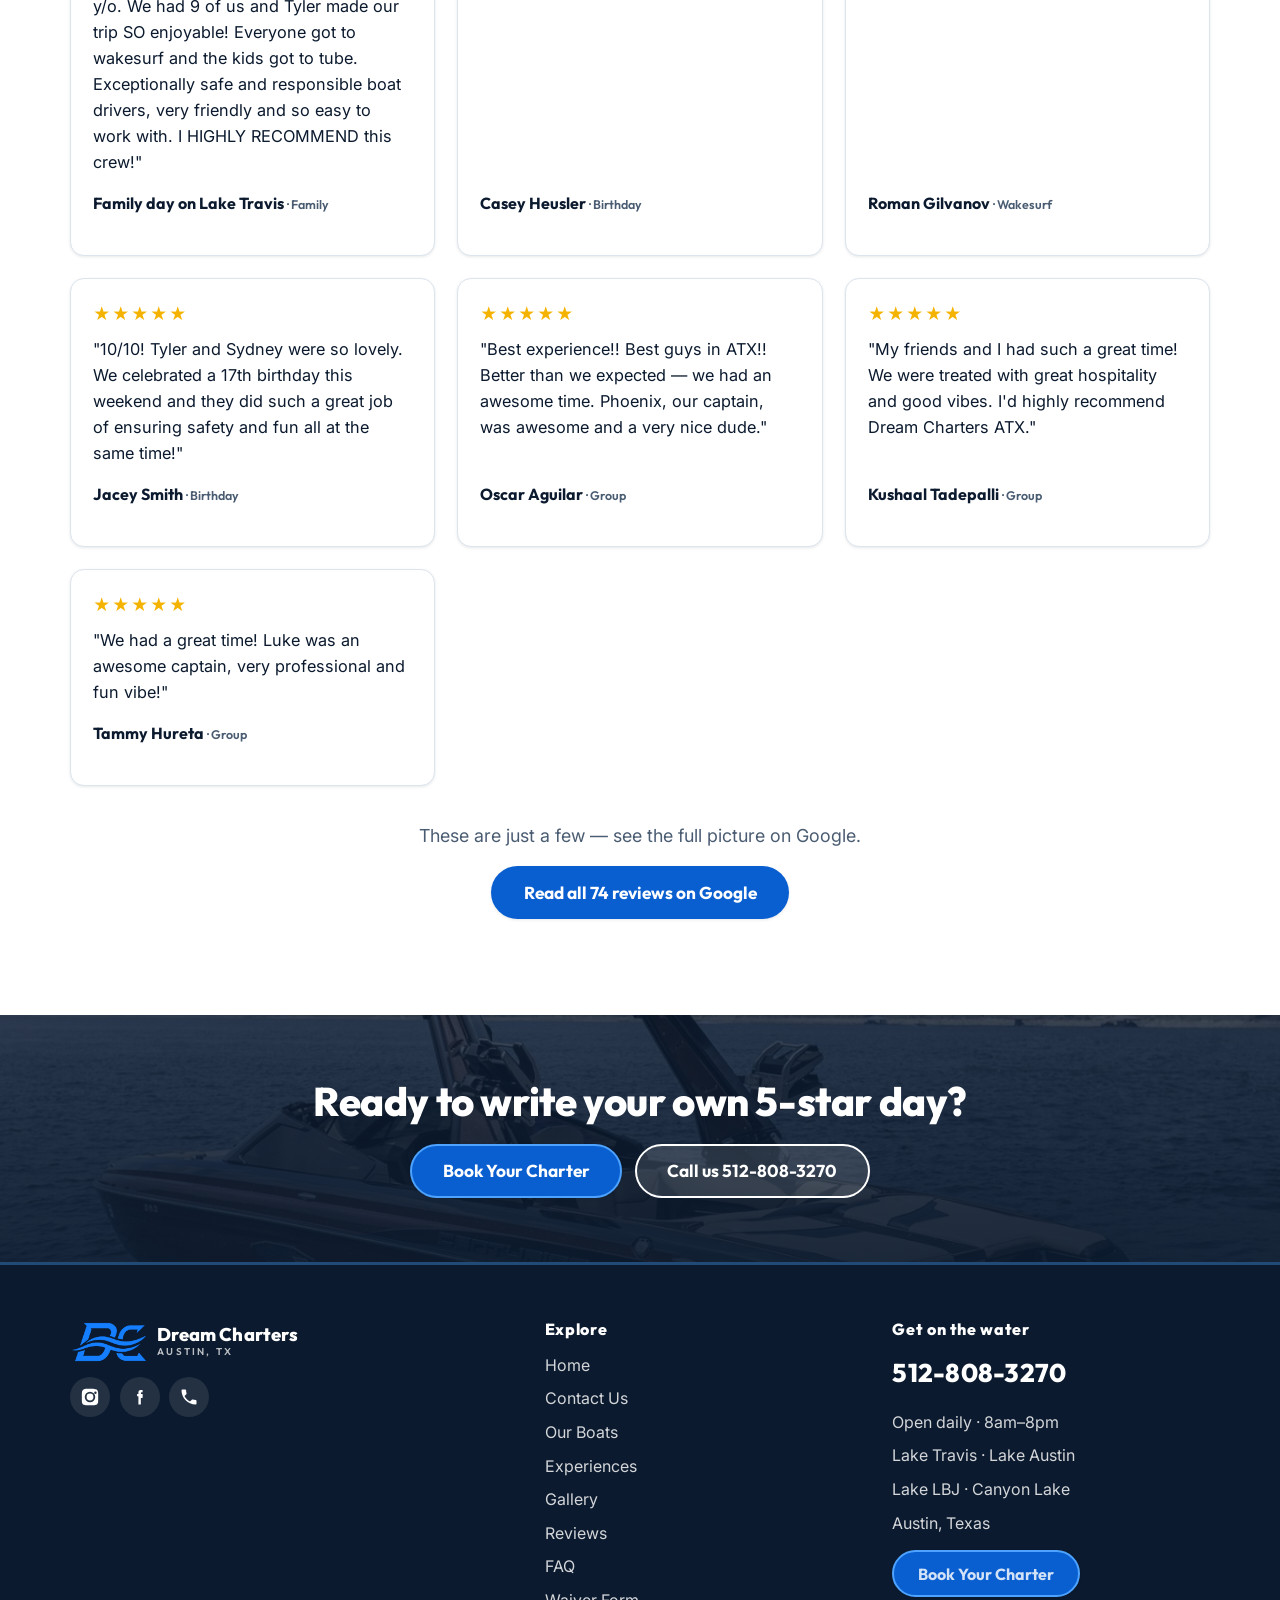
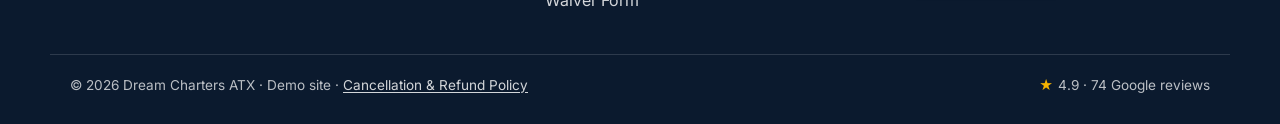
<file: reviews.html>
<!DOCTYPE html>
<html lang="en">
<head>
<meta charset="UTF-8">
<meta name="viewport" content="width=device-width, initial-scale=1.0">
<title>Reviews | Dream Charters ATX — 4.9★ on Google</title>
<meta name="description" content="Read real Dream Charters ATX reviews — 4.9 stars across 74 Google reviews. Guests rave about captains Tyler, Luke and Phoenix on Lake Travis and beyond.">
<link rel="canonical" href="https://www.dreamchartersboatrentals.com/reviews.html">
<link rel="preconnect" href="https://fonts.googleapis.com">
<link rel="preconnect" href="https://fonts.gstatic.com" crossorigin>
<link href="https://fonts.googleapis.com/css2?family=Inter:wght@400;500;600;700&family=Outfit:wght@600;700;800&display=swap" rel="stylesheet">
<link rel="icon" type="image/png" href="assets/dc-favicon-32.png">
<link rel="apple-touch-icon" href="assets/dc-favicon-180.png">
<link rel="stylesheet" href="css/styles.css">
</head>
<body data-page="reviews">
<div id="site-header"></div>

<section class="page-hero">
  <img class="page-hero__img" src="assets/nautique-g23.png" alt="The Nautique G23 wakeboat on Lake Travis">
  <div class="wrap">
    <p class="eyebrow"><span class="stars" aria-hidden="true">★★★★★</span> <span class="sr-only">Rated </span>4.9<span class="sr-only"> out of 5 stars</span> · 74 Google reviews</p>
    <h1>Guests love their day on the water</h1>
    <p>And they love their captains — the same praise shows up again and again.</p>
    <a class="btn btn-primary btn-lg" style="margin-top:1rem" href="https://www.google.com/search?q=Dream+Charters+ATX" target="_blank" rel="noopener">Read all 74 reviews on Google</a>
  </div>
</section>

<section class="section">
  <div class="wrap">
    <div class="chips">
      <button class="chip active" data-filter="all">All reviews</button>
      <button class="chip" data-filter="wakesurf">Wakesurf</button>
      <button class="chip" data-filter="family">Family</button>
      <button class="chip" data-filter="bachelorette">Bachelor/ette</button>
      <button class="chip" data-filter="birthday">Birthdays</button>
    </div>

    <div class="grid grid-3">

      <div class="review" data-tags="bachelorette wakesurf">
        <img class="review__img" src="assets/review-taylor-cross.jpg" alt="Taylor Cross's bachelor and bachelorette group aboard the boat on Lake Travis" loading="lazy">
        <div class="stars" aria-hidden="true">★★★★★</div><span class="sr-only">Rated 5 out of 5 stars</span>
        <p class="review__text">"Me and my fiancé had our joint bachelor and bachelorette trip in Austin this past weekend. We got the chance to book a boat day with Tyler — it was 100% the highlight of our entire trip. We had so much fun surfing and tubing!!! We will definitely be back. 10/10 experience."</p>
        <p class="review__by">Taylor Cross <span class="review__tag">· Bachelor/ette</span></p>
      </div>

      <div class="review" data-tags="wakesurf">
        <img class="review__img" src="assets/review-ryan-knop.jpg" alt="Ryan Knop's group relaxing under the tower on Lake Travis" loading="lazy">
        <div class="stars" aria-hidden="true">★★★★★</div><span class="sr-only">Rated 5 out of 5 stars</span>
        <p class="review__text">"Awesome experience! My first time on Lake Travis and couldn't have asked for a better time. Our drivers Tyler and Sydney were a ton of fun and made the experience enjoyable. Nice size wave on the wake surf as well."</p>
        <p class="review__by">Ryan Knop <span class="review__tag">· Wakesurf</span></p>
      </div>

      <div class="review" data-tags="family wakesurf">
        <div class="stars" aria-hidden="true">★★★★★</div><span class="sr-only">Rated 5 out of 5 stars</span>
        <p class="review__text">"Wonderful 4th of July with Dream Charters! Tyler and Sydney were amazing. Teenage daughters had a blast learning how to wake surf and then finished off with some tubing. Highly recommend for your next trip to Lake Travis. You won't be disappointed!"</p>
        <p class="review__by">John Rose <span class="review__tag">· Family</span></p>
      </div>

      <div class="review" data-tags="family wakesurf">
        <img class="review__img" src="assets/review-family.jpg" alt="A family of nine with kids in life jackets on their Lake Travis charter" loading="lazy">
        <div class="stars" aria-hidden="true">★★★★★</div><span class="sr-only">Rated 5 out of 5 stars</span>
        <p class="review__text">"We had our family in town visiting and wanted to show them a great time on Lake Travis. Our kids ranged from 5–9 y/o. We had 9 of us and Tyler made our trip SO enjoyable! Everyone got to wakesurf and the kids got to tube. Exceptionally safe and responsible boat drivers, very friendly and so easy to work with. I HIGHLY RECOMMEND this crew!"</p>
        <p class="review__by">Family day on Lake Travis <span class="review__tag">· Family</span></p>
      </div>

      <div class="review" data-tags="birthday">
        <div class="stars" aria-hidden="true">★★★★★</div><span class="sr-only">Rated 5 out of 5 stars</span>
        <p class="review__text">"If I could possibly give Captain Tyler a 10, I would. He helped make my sister's 30th birthday super special. He provided life jackets, waters, tube and surf board, and let us connect our phones to the awesome sound system. They took care of everything — all we had to do is relax and have fun. Well worth the cost. I HIGHLY recommend."</p>
        <p class="review__by">Casey Heusler <span class="review__tag">· Birthday</span></p>
      </div>

      <div class="review" data-tags="wakesurf">
        <div class="stars" aria-hidden="true">★★★★★</div><span class="sr-only">Rated 5 out of 5 stars</span>
        <p class="review__text">"Tyler and Sydney are amazing! This is our 4th time with them and each time we have a great and amazing experience wakeboarding and enjoying the lake rides! Will be seeing them soon again!"</p>
        <p class="review__by">Roman Gilvanov <span class="review__tag">· Wakesurf</span></p>
      </div>

      <div class="review" data-tags="birthday family">
        <div class="stars" aria-hidden="true">★★★★★</div><span class="sr-only">Rated 5 out of 5 stars</span>
        <p class="review__text">"10/10! Tyler and Sydney were so lovely. We celebrated a 17th birthday this weekend and they did such a great job of ensuring safety and fun all at the same time!"</p>
        <p class="review__by">Jacey Smith <span class="review__tag">· Birthday</span></p>
      </div>

      <div class="review" data-tags="">
        <div class="stars" aria-hidden="true">★★★★★</div><span class="sr-only">Rated 5 out of 5 stars</span>
        <p class="review__text">"Best experience!! Best guys in ATX!! Better than we expected — we had an awesome time. Phoenix, our captain, was awesome and a very nice dude."</p>
        <p class="review__by">Oscar Aguilar <span class="review__tag">· Group</span></p>
      </div>

      <div class="review" data-tags="">
        <div class="stars" aria-hidden="true">★★★★★</div><span class="sr-only">Rated 5 out of 5 stars</span>
        <p class="review__text">"My friends and I had such a great time! We were treated with great hospitality and good vibes. I'd highly recommend Dream Charters ATX."</p>
        <p class="review__by">Kushaal Tadepalli <span class="review__tag">· Group</span></p>
      </div>

      <div class="review" data-tags="">
        <div class="stars" aria-hidden="true">★★★★★</div><span class="sr-only">Rated 5 out of 5 stars</span>
        <p class="review__text">"We had a great time! Luke was an awesome captain, very professional and fun vibe!"</p>
        <p class="review__by">Tammy Hureta <span class="review__tag">· Group</span></p>
      </div>

    </div>

    <div class="center" style="margin-top:36px">
      <p class="lead" style="margin:0 auto 1rem">These are just a few — see the full picture on Google.</p>
      <a class="btn btn-primary btn-lg" href="https://www.google.com/search?q=Dream+Charters+ATX" target="_blank" rel="noopener">Read all 74 reviews on Google</a>
    </div>
  </div>
</section>

<section class="cta-band">
  <img src="assets/centurion.png" alt="Centurion Ri237 on Lake Travis">
  <div class="wrap">
    <h2>Ready to write your own 5-star day?</h2>
    <div class="hero__cta" style="margin-top:1.2rem">
      <a class="btn btn-primary btn-lg" href="https://book.squareup.com/appointments/le7ady9q3649w9/location/LFRJ1VVM5ZY8J/services" target="_blank" rel="noopener noreferrer">Book Your Charter</a>
      <a class="btn btn-ghost-light btn-lg" href="tel:+15128083270">Call us 512-808-3270</a>
    </div>
  </div>
</section>

<div id="site-footer"></div>
<script src="js/layout.js"></script>
<script src="js/main.js"></script>
</body>
</html>
</file>
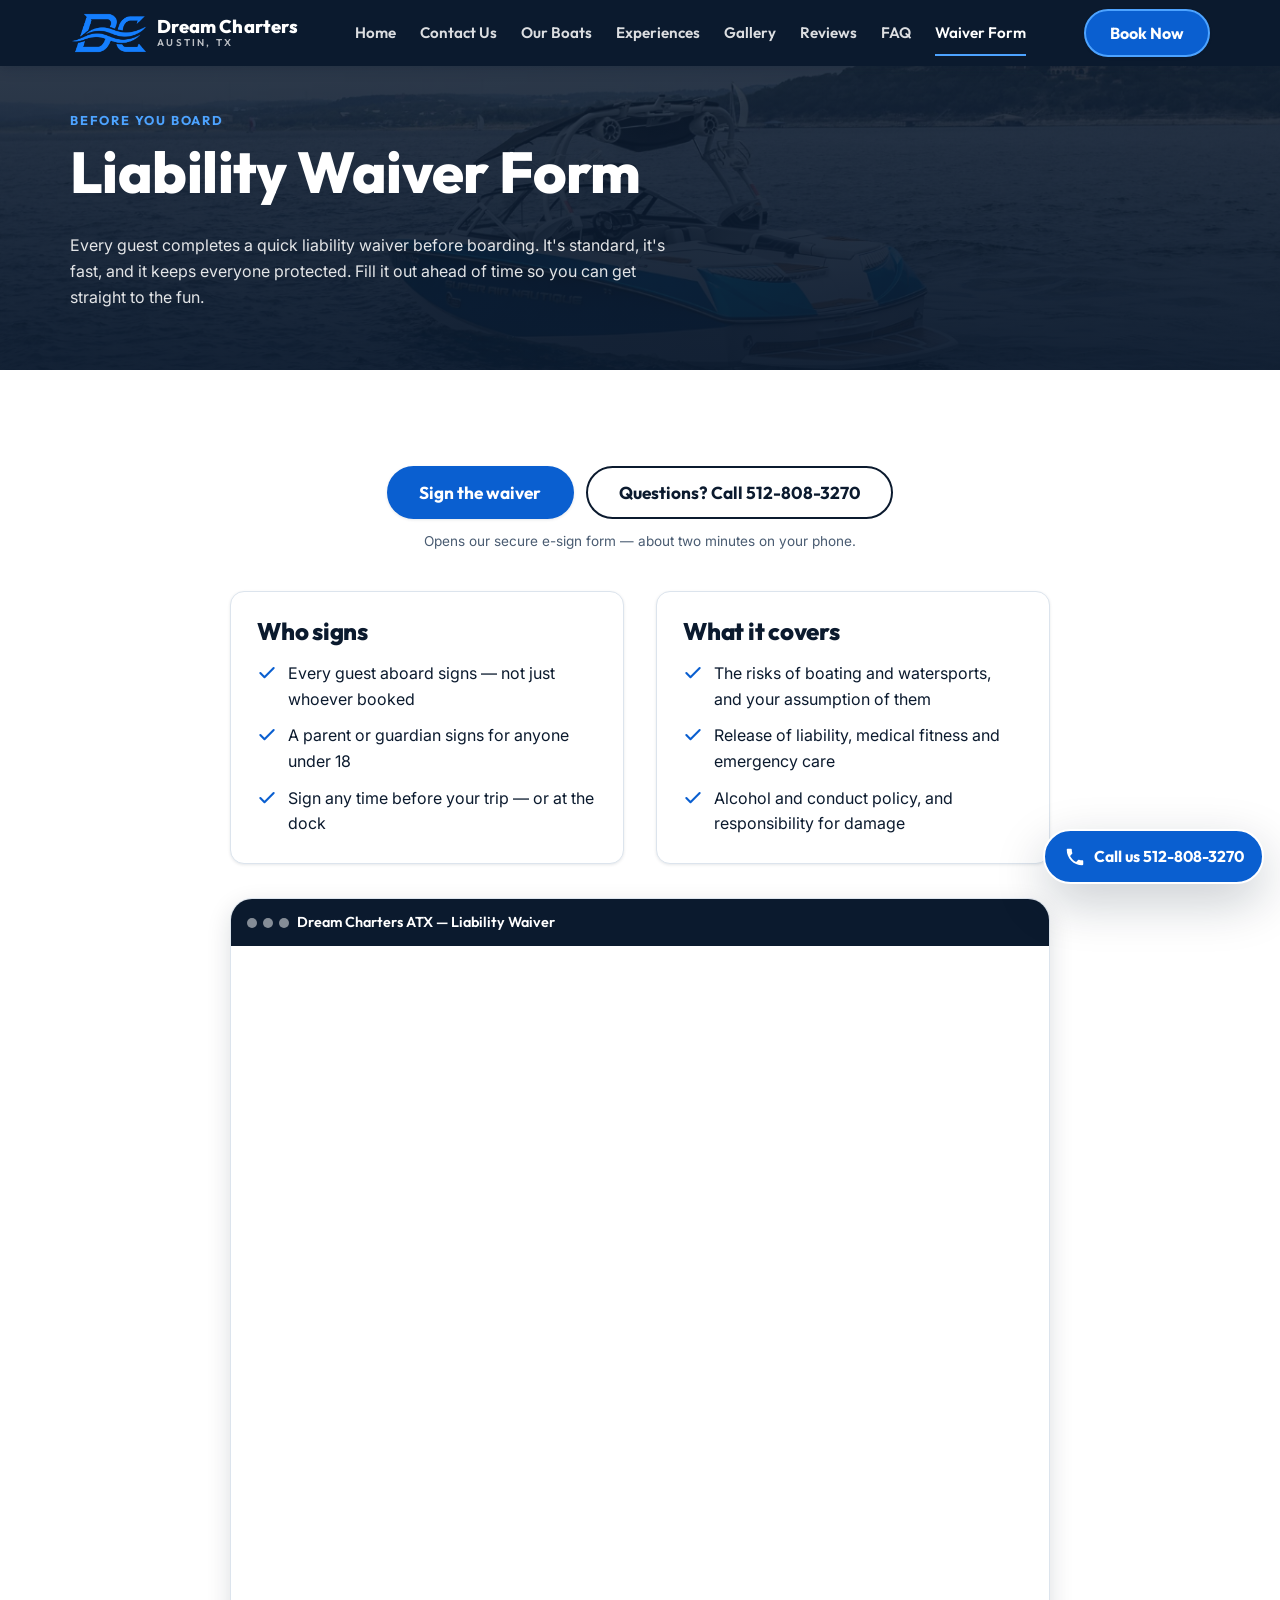
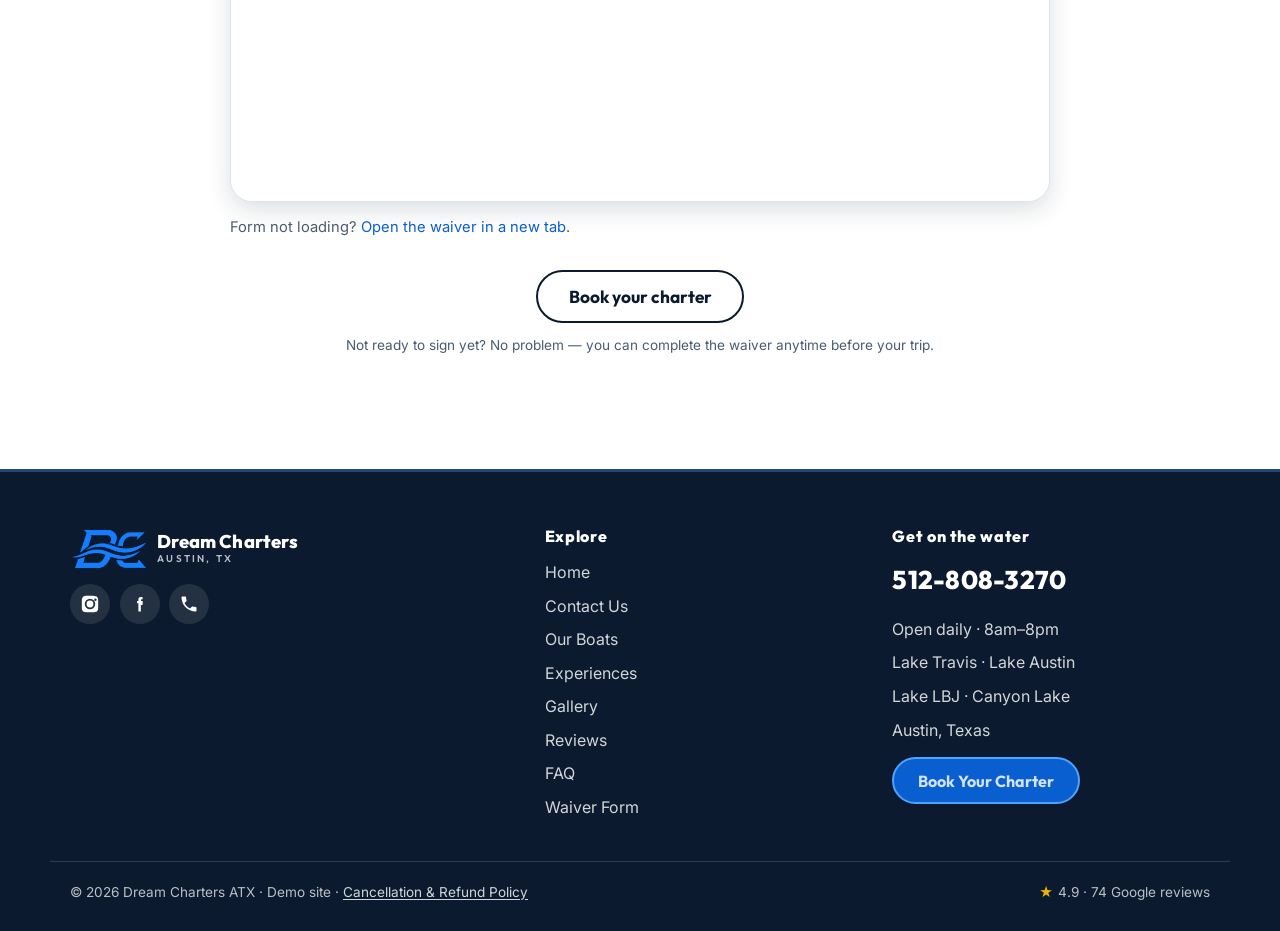
<file: waiver.html>
<!DOCTYPE html>
<html lang="en">
<head>
<meta charset="UTF-8">
<meta name="viewport" content="width=device-width, initial-scale=1.0">
<title>Waiver Form | Dream Charters ATX — Sign the Liability Waiver Online</title>
<meta name="description" content="Sign the Dream Charters ATX liability waiver online before your charter. Every guest aboard signs — takes about two minutes on your phone. Minors are covered by a parent or guardian.">
<link rel="canonical" href="https://www.dreamchartersboatrentals.com/waiver.html">
<link rel="preconnect" href="https://fonts.googleapis.com">
<link rel="preconnect" href="https://fonts.gstatic.com" crossorigin>
<link href="https://fonts.googleapis.com/css2?family=Inter:wght@400;500;600;700&family=Outfit:wght@600;700;800&display=swap" rel="stylesheet">
<link rel="icon" type="image/png" href="assets/dc-favicon-32.png">
<link rel="apple-touch-icon" href="assets/dc-favicon-180.png">
<link rel="stylesheet" href="css/styles.css">
</head>
<body data-page="waiver">
<div id="site-header"></div>

<section class="page-hero" style="padding:44px 0">
  <img class="page-hero__img" src="assets/nautique-g23.png" alt="Nautique G23 on Lake Travis">
  <div class="wrap">
    <p class="eyebrow">Before you board</p>
    <h1>Liability Waiver Form</h1>
    <p>Every guest completes a quick liability waiver before boarding. It's standard, it's fast, and it keeps everyone protected. Fill it out ahead of time so you can get straight to the fun.</p>
  </div>
</section>

<!-- Tyler's live WaiverElectronic form. This page is the only place the waiver
     URL appears, so it is hardcoded here rather than routed through layout.js
     the way BOOKING_URL is (that one feeds the header, footer and every boat
     card). The CTA hrefs are real hrefs, not JS-applied, because a required
     legal form must still be reachable with scripts blocked. Verified
     2026-07-27: app.waiverelectronic.com sends no X-Frame-Options and no CSP
     frame-ancestors, and the form renders and signs inside a cross-origin
     iframe — hence the embed below rather than a link-only page. The fallback
     link stays regardless, since a blocked third-party frame (privacy
     extension, strict tracking protection) would otherwise leave a guest with
     no way to sign. -->
<section class="section">
  <div class="wrap" style="max-width:860px">

    <div class="center">
      <div class="hero__cta" style="justify-content:center">
        <a class="btn btn-primary btn-lg" href="https://app.waiverelectronic.com/s/af9gTaoc" target="_blank" rel="noopener noreferrer">Sign the waiver</a>
        <a class="btn btn-secondary btn-lg" href="tel:+15128083270">Questions? Call 512-808-3270</a>
      </div>
      <p class="form-note" style="margin-top:12px">Opens our secure e-sign form — about two minutes on your phone.</p>
    </div>

    <div class="grid grid-2" style="align-items:start;gap:32px;margin-top:38px">
      <div class="feature">
        <h3>Who signs</h3>
        <ul class="included" style="margin-top:1rem">
          <li><svg width="20" height="20" viewBox="0 0 24 24" fill="none" stroke="currentColor" stroke-width="2.5" stroke-linecap="round" stroke-linejoin="round" aria-hidden="true"><path d="M20 6 9 17l-5-5"/></svg> Every guest aboard signs — not just whoever booked</li>
          <li><svg width="20" height="20" viewBox="0 0 24 24" fill="none" stroke="currentColor" stroke-width="2.5" stroke-linecap="round" stroke-linejoin="round" aria-hidden="true"><path d="M20 6 9 17l-5-5"/></svg> A parent or guardian signs for anyone under 18</li>
          <li><svg width="20" height="20" viewBox="0 0 24 24" fill="none" stroke="currentColor" stroke-width="2.5" stroke-linecap="round" stroke-linejoin="round" aria-hidden="true"><path d="M20 6 9 17l-5-5"/></svg> Sign any time before your trip — or at the dock</li>
        </ul>
      </div>
      <div class="feature">
        <h3>What it covers</h3>
        <ul class="included" style="margin-top:1rem">
          <li><svg width="20" height="20" viewBox="0 0 24 24" fill="none" stroke="currentColor" stroke-width="2.5" stroke-linecap="round" stroke-linejoin="round" aria-hidden="true"><path d="M20 6 9 17l-5-5"/></svg> The risks of boating and watersports, and your assumption of them</li>
          <li><svg width="20" height="20" viewBox="0 0 24 24" fill="none" stroke="currentColor" stroke-width="2.5" stroke-linecap="round" stroke-linejoin="round" aria-hidden="true"><path d="M20 6 9 17l-5-5"/></svg> Release of liability, medical fitness and emergency care</li>
          <li><svg width="20" height="20" viewBox="0 0 24 24" fill="none" stroke="currentColor" stroke-width="2.5" stroke-linecap="round" stroke-linejoin="round" aria-hidden="true"><path d="M20 6 9 17l-5-5"/></svg> Alcohol and conduct policy, and responsibility for damage</li>
        </ul>
      </div>
    </div>

    <div class="waiver-frame" style="margin-top:34px">
      <div class="waiver-frame__bar">
        <div class="waiver-frame__dots"><i></i><i></i><i></i></div>
        <span>Dream Charters ATX — Liability Waiver</span>
      </div>
      <iframe class="waiver-embed" src="https://app.waiverelectronic.com/s/af9gTaoc" loading="lazy"
              title="Dream Charters ATX liability waiver — sign online"></iframe>
    </div>
    <p class="book-embed__fallback">Form not loading? <a href="https://app.waiverelectronic.com/s/af9gTaoc" target="_blank" rel="noopener noreferrer">Open the waiver in a new tab</a>.</p>

    <div class="center" style="margin-top:30px">
      <div class="hero__cta" style="justify-content:center">
        <a class="btn btn-secondary btn-lg" href="https://book.squareup.com/appointments/le7ady9q3649w9/location/LFRJ1VVM5ZY8J/services" target="_blank" rel="noopener noreferrer">Book your charter</a>
      </div>
      <p class="form-note" style="margin-top:12px">Not ready to sign yet? No problem — you can complete the waiver anytime before your trip.</p>
    </div>

  </div>
</section>

<div id="site-footer"></div>
<script src="js/layout.js"></script>
<script src="js/main.js"></script>
</body>
</html>
</file>
<file: css/styles.css>
/* ============================================================
   Dream Charters ATX — Design System
   Mobile-first. WCAG AA contrast on all text + buttons.

   COLOR RULES (do not break these):
   - --brand (#147EFE) is the logo blue. It is ONLY 3.86:1 on white,
     so it must NEVER carry white text as a solid button fill.
     Use it for graphics, icons, and text sitting ON dark surfaces.
   - Solid buttons + links on light backgrounds use --action (5.90:1).
   - --accent-light is the accent for dark surfaces (6.66:1 on --navy).
   - --border is decorative only. Form fields + focus rings use
     --border-input, which clears 3:1 against white.
   Colors below that are not a token are either pure white/black
   neutrals at alpha, or a token expressed at alpha (noted inline).
   ============================================================ */

:root{
  /* ---- The palette. Every color in this file derives from these. ---- */
  --brand:        #147EFE;  /* logo blue — graphics/icons/text on dark. NOT a button fill */
  --action:       #0A5FD0;  /* solid buttons + links on light bg (5.90:1 w/ white) */
  --action-hover: #0B4EA8;  /* (7.87:1 w/ white) */
  --accent-light: #4DA3FF;  /* accent on dark bg (6.66:1 on --navy) */
  --navy:         #0B1A2E;  /* dark sections, nav, footer */
  --text:         #0B1A2E;  /* body text on light (17.48:1) */
  --text-muted:   #4A5C72;  /* secondary text (6.85:1 on white) */
  --surface:      #FFFFFF;
  --surface-alt:  #F3F6FA;  /* off-white sections, chips, wells */
  --border:       #DCE4ED;  /* decorative dividers only */
  --border-input: #6B7F94;  /* form fields + focus rings (4.07:1 on white) */

  /* ---- Semantic ---- */
  /* Rating gold. 9.43:1 on --navy, but only 1.85:1 on white — so star
     glyphs are DECORATIVE everywhere: every cluster is aria-hidden and
     paired with an .sr-only text rating. Never let a star be the only
     thing carrying the score. */
  --rating:       #F5B301;
  --success:      #0B6432;  /* white text on it = 7.28:1 */

  /* ---- Non-color primitives ---- */
  --shadow-sm: 0 1px 3px rgba(11,26,46,.10);   /* --navy at alpha */
  --shadow-md: 0 8px 24px rgba(11,26,46,.14);  /* --navy at alpha */
  --shadow-lg: 0 18px 50px rgba(11,26,46,.22); /* --navy at alpha */

  --radius: 14px;
  --radius-lg: 22px;
  --maxw: 1180px;

  --font-head:"Outfit","Segoe UI",system-ui,sans-serif;
  --font-body:"Inter","Segoe UI",system-ui,sans-serif;
}

*{box-sizing:border-box}
html{scroll-behavior:smooth}
body{
  margin:0;
  font-family:var(--font-body);
  color:var(--text);
  background:var(--surface);
  line-height:1.6;
  -webkit-font-smoothing:antialiased;
  overflow-x:hidden;
}
h1,h2,h3,h4{font-family:var(--font-head);color:var(--navy);line-height:1.12;margin:0 0 .5em;font-weight:800;letter-spacing:-.01em}
h1{font-size:clamp(2rem,7vw,3.6rem)}
h2{font-size:clamp(1.6rem,5vw,2.5rem)}
h3{font-size:clamp(1.2rem,3.5vw,1.5rem)}
p{margin:0 0 1rem}
a{color:var(--action);text-decoration:none}
a:hover{text-decoration:underline}
img{max-width:100%;display:block}
.wrap{max-width:var(--maxw);margin:0 auto;padding:0 20px}
.section{padding:clamp(60px,9vw,96px) 0}
.section--tight{padding:clamp(36px,6vw,56px) 0}
.bg-soft{background:var(--surface-alt)}
.bg-navy{background:var(--navy);color:#fff}
.bg-navy h1,.bg-navy h2,.bg-navy h3{color:#fff}
.center{text-align:center}
.eyebrow{font-family:var(--font-head);text-transform:uppercase;letter-spacing:.14em;font-size:.8rem;font-weight:700;color:var(--action);margin:0 0 .6rem}
.bg-navy .eyebrow,.hero .eyebrow,.page-hero .eyebrow,.cta-band .eyebrow{color:var(--accent-light)}
.lead{font-size:1.12rem;color:var(--text-muted);max-width:60ch}
.center .lead{margin-left:auto;margin-right:auto}
.bg-navy .lead,.cta-band .lead{color:rgba(255,255,255,.88)}

/* One gold for every star glyph, light surface or dark. Safe because the
   glyphs are decorative — see --rating above. */
.stars{letter-spacing:1px;color:var(--rating)}

/* ---------- Buttons (high contrast, obviously clickable) ---------- */
.btn{
  display:inline-flex;align-items:center;justify-content:center;gap:.5rem;
  font-family:var(--font-head);font-weight:700;font-size:1rem;
  padding:.85rem 1.5rem;border-radius:999px;border:2px solid transparent;
  cursor:pointer;transition:transform .12s ease,background .18s ease,box-shadow .18s ease;
  text-decoration:none;line-height:1;white-space:nowrap;
}
.btn:hover{text-decoration:none;transform:translateY(-2px)}
.btn:active{transform:translateY(0) scale(.98)}
.btn:focus-visible{outline:3px solid var(--border-input);outline-offset:2px}
.btn-ghost-light:focus-visible,.text-fab:focus-visible{outline-color:rgba(255,255,255,.8)}
/* Solid fill is --action, never --brand: white on --brand is only 3.86:1. */
.btn-primary{background:var(--action);color:#fff;box-shadow:var(--shadow-sm)}
.btn-primary:hover{background:var(--action-hover);color:#fff;box-shadow:0 10px 26px rgba(10,95,208,.35)} /* --action at alpha */
/* On navy the --action fill is only 2.96:1 against the background, so the
   button gets an --accent-light edge (6.66:1) to define its shape. */
.nav .btn-primary,.hero .btn-primary,.page-hero .btn-primary,
.bg-navy .btn-primary,.cta-band .btn-primary,.footer .btn-primary{border-color:var(--accent-light)}
.btn-secondary{background:#fff;color:var(--navy);border-color:var(--navy)}
.btn-secondary:hover{background:var(--navy);color:#fff}
.btn-ghost-light{background:rgba(255,255,255,.12);color:#fff;border-color:#fff}
.btn-ghost-light:hover{background:#fff;color:var(--navy)}
.btn-lg{font-size:1.08rem;padding:1rem 1.9rem}
.btn-block{width:100%}
/* Long labels ("Read all 74 reviews on Google", "Book your day on the water")
   have an intrinsic one-line width of ~360px. With .btn's white-space:nowrap
   they could not shrink, so they punched out of the viewport on phones
   (reviews.html overflowed at 320/360/375, gallery.html at 320). max-width is
   a hard backstop; the wrap is scoped to narrow screens so shrink-to-fit keeps
   every button on one line at 430px and up — desktop is unchanged. */
.btn{max-width:100%}
@media(max-width:429px){.btn{white-space:normal;line-height:1.25}}

/* ---------- Sticky nav ---------- */
.nav{position:sticky;top:0;z-index:50;background:var(--navy);box-shadow:0 2px 12px rgba(11,26,46,.28);transition:box-shadow .25s ease}
.nav--scrolled{box-shadow:0 8px 28px rgba(11,26,46,.45)}
.nav__inner{display:flex;align-items:center;justify-content:space-between;gap:1rem;height:66px}
.brand{display:flex;align-items:center;gap:.6rem;text-decoration:none}
.brand:hover{text-decoration:none}
.brand__name{font-family:var(--font-head);font-weight:800;color:#fff;font-size:1.15rem;letter-spacing:.01em;line-height:1}
.brand__name small{display:block;font-size:.62rem;font-weight:600;letter-spacing:.22em;color:rgba(255,255,255,.72);margin-top:2px}
.nav__links{display:none}
/* nowrap: multi-word labels ("Contact Us", "Waiver Form") must never break
   across two lines — that deforms the bar. The list is 8 items wide now, so
   it only unhides once there is genuinely room for it (see breakpoint below). */
.nav__links a{color:rgba(255,255,255,.86);font-family:var(--font-head);font-weight:600;font-size:.95rem;padding:.4rem 0;position:relative;white-space:nowrap}
.nav__links a::after{content:"";position:absolute;left:0;right:0;bottom:-4px;height:2px;background:var(--accent-light);transform:scaleX(0);transform-origin:left;transition:transform .22s ease}
.nav__links a:hover{color:#fff;text-decoration:none}
.nav__links a:hover::after{transform:scaleX(1)}
.nav__links a.active{color:#fff}
.nav__links a.active::after{transform:scaleX(1)}
.nav__cta{display:flex;align-items:center;gap:.5rem}
.nav__burger{display:inline-flex;flex-direction:column;gap:4px;background:none;border:0;cursor:pointer;padding:8px}
.nav__burger span{width:24px;height:2px;background:#fff;border-radius:2px;transition:.2s}
.nav__mobile{display:none;flex-direction:column;background:var(--navy);border-top:1px solid rgba(255,255,255,.14)}
.nav__mobile.open{display:flex;animation:menuDown .22s ease both}
@keyframes menuDown{from{opacity:0;transform:translateY(-8px)}to{opacity:1;transform:none}}
.nav__mobile a{color:rgba(255,255,255,.9);font-family:var(--font-head);font-weight:600;padding:14px 20px;border-bottom:1px solid rgba(255,255,255,.08)}
.nav__mobile a:hover{background:rgba(255,255,255,.06);text-decoration:none}
.nav__mobile a.active{color:var(--accent-light)}
/* width:auto cancels .btn-block's width:100% here. In the drawer the button
   also carries a 20px side margin (to line its edges up with the 20px padding
   on the text links above it), and margins sit OUTSIDE the border box — so
   100% + 20 + 20 rendered 40px wider than the drawer and pushed the document
   20px past the viewport. The drawer is a column flexbox, so width:auto lets
   the button stretch to the drawer minus its own margins, with no hardcoded
   gutter math to keep in sync. */
.nav__mobile .btn{margin:14px 20px;width:auto}
/* .nav__mobile a (0,1,1) outranks .btn-secondary (0,1,0), so the white nav-link
   colour was landing on the secondary button's white background and rendering
   the label invisible. Restate it at (0,2,1). Only .btn-secondary needs this —
   .btn-primary is white-on-blue and reads correctly. */
.nav__mobile a.btn-secondary{color:var(--navy)}

/* Eight text links + logo + wordmark + Book Now does not fit at 960px — the
   labels wrapped and the bar deformed. The burger now holds until there is
   real room, and the gap opens up again on wide screens. */
/* Measured: the 8-link bar + logo + wordmark + Book Now needs 945px. 1024
   gives ~79px of slack and keeps the full nav on standard laptops; below it
   the burger takes over. (Was 960px, which fit 7 shorter labels.) */
@media(min-width:1024px){
  .nav__links{display:flex;gap:1.15rem;align-items:center}
  .nav__burger{display:none}
  .nav__mobile{display:none !important}
}
@media(min-width:1200px){
  .nav__links{gap:1.5rem}
}

/* ---------- Logo ----------
   True-alpha PNG sitting directly on the background — no chip.
   Nav and footer are both --navy, so both use the white lockup.
   The mark is 1.85:1, noticeably wider than the 44px chip it replaced, so
   below 480px the nav shows the mark alone and drops the wordmark — the
   img alt still carries "Dream Charters ATX", so nothing is lost to AT.
   The footer has room, so it keeps the full lockup at every width. */
.brand__logo{height:36px;width:auto;flex:0 0 auto;display:block}
@media(min-width:640px){.brand__logo{height:42px}}
.nav .brand__name{display:none}
@media(min-width:480px){.nav .brand__name{display:block}}
@media(max-width:479px){.nav__cta .btn{padding:.75rem 1.1rem;font-size:.95rem}}

/* ---------- Hero ---------- */
.hero{position:relative;min-height:86vh;display:flex;align-items:flex-end;color:#fff;overflow:hidden}
.hero__img{position:absolute;inset:0;width:100%;height:100%;object-fit:cover;z-index:0;
  animation:heroZoom 18s ease-out both;transform-origin:center 60%}
@keyframes heroZoom{from{transform:scale(1.08)}to{transform:scale(1)}}
.hero::after{content:"";position:absolute;inset:0;z-index:1;
  background:linear-gradient(180deg,rgba(11,26,46,.42) 0%,rgba(11,26,46,.18) 42%,rgba(11,26,46,.62) 74%,rgba(11,26,46,.92) 100%)}
.hero__content{position:relative;z-index:2;padding:0 20px 64px;max-width:var(--maxw);margin:0 auto;width:100%}
/* Scrim anchored to the content block, not to a fixed % of the hero, so it follows
   the text as the block grows taller on narrow screens. Keeps the all-caps H1 above
   WCAG AA over the bright sky (mobile) and the boat's pale upholstery (desktop). */
.hero__content::before{content:"";position:absolute;z-index:-1;pointer-events:none;
  left:calc(50% - 50vw);right:calc(50% - 50vw);top:-72px;bottom:0;
  background:linear-gradient(180deg,rgba(11,26,46,0) 0%,rgba(11,26,46,.24) 8%,rgba(11,26,46,.46) 20%,rgba(11,26,46,.54) 100%)}
.rating-pill{display:inline-flex;align-items:center;gap:.5rem;background:rgba(11,26,46,.62);backdrop-filter:blur(6px);
  border:1px solid rgba(255,255,255,.28);border-radius:999px;padding:.45rem 1rem;margin-bottom:1rem;
  font-family:var(--font-head);font-weight:600;font-size:.9rem;color:#fff}
/* All-caps hero headline. Deliberately set on --font-body (Inter), not the
   --font-head display face (Outfit) the other headings use: at hero size the
   heavy display caps read as shouty, and Inter is already loaded so this costs
   no extra font request. Weight 600, not the 800 the h1..h4 rule sets.
   Sized well below the global h1 clamp so the photograph carries the hero and
   the words sit on top of it.
   17em fits "YOUR PREFERRED AUSTIN, TEXAS" on one line on desktop; because that
   cap is in em it tracks the font-size, so the break points survive a size
   change. The nowrap spans mean it can only ever break after "PREFERRED" or
   after "TEXAS", never mid-phrase. At 320px the widest span ("YOUR PREFERRED")
   measured 278px inside a 280px content box at the old size — 2px of clearance,
   i.e. one rounding error away from clipping, which is what the old bug report
   was seeing. It now measures 219px in that same box (61px clear), so the
   margin no longer depends on which font actually loaded. */
.hero h1{color:#fff;text-shadow:0 2px 24px rgba(0,0,0,.45);max-width:17em;
  font-family:var(--font-body);font-weight:600;font-size:clamp(1.55rem,5.2vw,2.6rem);letter-spacing:0}
.hero h1 span{white-space:nowrap}
.hero__cta{display:flex;flex-wrap:wrap;gap:.8rem}
.page-hero{position:relative;color:#fff;padding:60px 0;background:var(--navy);overflow:hidden}
.page-hero__img{position:absolute;inset:0;width:100%;height:100%;object-fit:cover;opacity:.42;z-index:0}
.page-hero::after{content:"";position:absolute;inset:0;background:linear-gradient(180deg,rgba(11,26,46,.58),rgba(11,26,46,.88));z-index:1}
.page-hero .wrap{position:relative;z-index:2}
.page-hero h1{color:#fff}
.page-hero p{color:rgba(255,255,255,.88);max-width:60ch}

/* ---------- Cards / grids ---------- */
.grid{display:grid;gap:22px}
.grid-2{grid-template-columns:1fr}
.grid-3{grid-template-columns:1fr}
.grid-4{grid-template-columns:1fr}
@media(min-width:640px){.grid-2{grid-template-columns:1fr 1fr}.grid-3{grid-template-columns:1fr 1fr}.grid-4{grid-template-columns:1fr 1fr}}
@media(min-width:960px){.grid-3{grid-template-columns:repeat(3,1fr)}.grid-4{grid-template-columns:repeat(4,1fr)}}

.card{background:#fff;border:1px solid var(--border);border-radius:var(--radius);overflow:hidden;box-shadow:var(--shadow-sm);transition:transform .22s ease,box-shadow .22s ease,border-color .22s ease;display:flex;flex-direction:column}
.card:hover{transform:translateY(-5px);box-shadow:var(--shadow-lg);border-color:var(--brand)}
.card__img{aspect-ratio:4/3;object-fit:cover;width:100%;background:var(--surface-alt);transition:transform .6s cubic-bezier(.2,.7,.3,1)}
.card:hover .card__img{transform:scale(1.05)}
.card:hover .card__title{color:var(--action)}
.card__title{transition:color .2s ease}
.card__body{padding:18px 18px 20px;display:flex;flex-direction:column;gap:.5rem;flex:1}
.card__title{margin:0;font-size:1.3rem}
.card__meta{display:flex;flex-wrap:wrap;gap:.4rem .9rem;color:var(--text-muted);font-size:.9rem;margin:.1rem 0}
.card__meta b{color:var(--navy)}
.price{font-family:var(--font-head);font-weight:800;color:var(--navy);font-size:1.15rem}
.price small{font-weight:600;color:var(--text-muted);font-size:.8rem}
/* Sits once per page that shows prices — the ranges are unconfirmed, so the
   season/day caveat travels with them. Muted but AA (6.85:1 on white). */
.rate-note{font-size:.85rem;color:var(--text-muted);margin:16px 0 0;max-width:60ch}
.card__foot{margin-top:auto;padding-top:.4rem}

.pill{display:inline-flex;align-items:center;gap:.35rem;background:var(--surface-alt);color:var(--navy);
  font-family:var(--font-head);font-weight:600;font-size:.8rem;padding:.28rem .7rem;border-radius:999px}

/* ---------- Feature / experience cards ---------- */
.feature{background:#fff;border:1px solid var(--border);border-radius:var(--radius);padding:26px;box-shadow:var(--shadow-sm);height:100%}
.feature__icon{width:52px;height:52px;border-radius:14px;display:flex;align-items:center;justify-content:center;background:var(--surface-alt);color:var(--action);margin-bottom:14px}
.feature h3{margin-bottom:.35rem}
.feature p{color:var(--text-muted);margin:0}

/* ---------- Experience sections (experiences.html) ----------
   ONE component renders all four experiences: identical markup per card, no
   per-section inline styles. The alternation is positional — .xp-list flips
   the image side and the background on even children — so adding, removing or
   reordering an experience needs no class changes and no new CSS.
   scroll-margin-top clears the sticky .nav (66px measured) so a deep link like
   #sunset-cruises lands below the header instead of behind it. */
.xp{scroll-margin-top:88px}
.xp__inner{display:grid;gap:26px;align-items:center}
.xp__media{width:100%}
.xp__chip{margin:0 0 .7rem}
.xp__label{font-family:var(--font-head);font-weight:700;color:var(--navy);
  font-size:.82rem;text-transform:uppercase;letter-spacing:.08em;margin:1.3rem 0 .7rem}
.xp__price{margin:1.4rem 0 0}
.xp__cta{margin-top:1.5rem}
.xp__price + .xp__cta{margin-top:1rem}
.xp-list > .xp:nth-child(even){background:var(--surface-alt)}
@media(min-width:860px){
  .xp__inner{grid-template-columns:1fr 1fr;gap:48px}
  .xp-list > .xp:nth-child(even) .xp__media{order:2}
}

/* ---------- Occasions strip ---------- */
.occasion{position:relative;border-radius:var(--radius);overflow:hidden;min-height:150px;display:flex;align-items:flex-end;color:#fff;padding:18px;background:var(--navy)}
.occasion::after{content:"";position:absolute;inset:0;background:linear-gradient(180deg,rgba(11,26,46,.10),rgba(11,26,46,.85))}
.occasion img{position:absolute;inset:0;width:100%;height:100%;object-fit:cover}
.occasion__label{position:relative;z-index:1}
.occasion__label h3{color:#fff;margin:0 0 .2rem;font-size:1.15rem}
.occasion__label span{font-size:.86rem;color:rgba(255,255,255,.85)}

/* ---------- Reviews ---------- */
.review{background:#fff;border:1px solid var(--border);border-radius:var(--radius);padding:22px;box-shadow:var(--shadow-sm);height:100%;display:flex;flex-direction:column}
.review .stars{letter-spacing:2px;font-size:1.05rem;margin-bottom:.5rem}
.review__img{width:100%;aspect-ratio:4/3;object-fit:cover;border-radius:10px;margin-bottom:14px;background:var(--surface-alt)}
.review__text{color:var(--text);font-size:1.02rem;margin:0 0 1rem;flex:1}
.review__by{font-family:var(--font-head);font-weight:700;color:var(--navy)}
.review__tag{font-size:.78rem;color:var(--text-muted);font-weight:600}

/* review carousel (home) */
.carousel{position:relative}
.carousel__track{display:flex;gap:18px;overflow-x:auto;scroll-snap-type:x mandatory;padding-bottom:8px;-webkit-overflow-scrolling:touch}
.carousel__track::-webkit-scrollbar{height:8px}
.carousel__track::-webkit-scrollbar-thumb{background:var(--border);border-radius:8px}
.carousel__track > *{scroll-snap-align:start;flex:0 0 86%}
@media(min-width:640px){.carousel__track > *{flex:0 0 46%}}
@media(min-width:960px){.carousel__track > *{flex:0 0 31.5%}}

/* filter chips */
.chips{display:flex;flex-wrap:wrap;gap:.5rem;justify-content:center;margin-bottom:26px}
.chip{font-family:var(--font-head);font-weight:600;font-size:.9rem;padding:.5rem 1rem;border-radius:999px;border:2px solid var(--navy);background:#fff;color:var(--navy);cursor:pointer;transition:.15s}
.chip:hover{background:var(--surface-alt)}
.chip.active{background:var(--navy);color:#fff}

/* ---------- FAQ accordion ---------- */
.acc{border:1px solid var(--border);border-radius:var(--radius);overflow:hidden;background:#fff;box-shadow:var(--shadow-sm)}
.acc__item+ .acc__item{border-top:1px solid var(--border)}
.acc__q{width:100%;text-align:left;background:none;border:0;cursor:pointer;padding:18px 20px;
  font-family:var(--font-head);font-weight:700;font-size:1.08rem;color:var(--navy);
  display:flex;justify-content:space-between;align-items:center;gap:1rem}
.acc__q:hover{background:var(--surface-alt)}
.acc__icon{flex:0 0 auto;width:26px;height:26px;border-radius:50%;background:var(--navy);color:#fff;display:flex;align-items:center;justify-content:center;font-size:1.2rem;transition:transform .2s}
.acc__item.open .acc__icon{transform:rotate(45deg)}
.acc__a{max-height:0;overflow:hidden;transition:max-height .25s ease;color:var(--text-muted)}
.acc__a p{padding:0 20px 18px;margin:0}
.acc__item.open .acc__a{max-height:320px}

/* ---------- Included list ---------- */
.included{list-style:none;padding:0;margin:0;display:grid;gap:.7rem}
.included li{display:flex;gap:.7rem;align-items:flex-start;color:var(--text)}
.included svg{flex:0 0 auto;color:var(--action);margin-top:2px}

/* ---------- Spec row ----------
   All four boats carry 4 tiles (guests / lake / minimum / price), but the
   track count is still never hardcoded so a future boat with a different
   tile count can't break the row.
   The hairlines are the container's background showing through a 1px gap
   between opaque tiles — which means a PARTIAL ROW is not just an alignment
   problem, it renders each empty cell as a solid --border block. Because
   auto-fit collapses surplus empty tracks, any track count >= the tile count
   is a clean single row; the only unsafe counts are strictly between 1 and
   the tile count (3 tracks / 4 tiles, or 2 tracks / 3 tiles). So there are
   exactly two safe regimes: one column, or at least 4 tracks.
   4 tracks of minmax(150px,1fr) need 603px of container, i.e. a 643px
   viewport before the gutters — 680px clears that with room for a desktop
   scrollbar, so the grid never lands in the unsafe middle. */
.specs{display:grid;grid-template-columns:1fr;gap:1px;background:var(--border);border:1px solid var(--border);border-radius:var(--radius);overflow:hidden}
@media(min-width:680px){.specs{grid-template-columns:repeat(auto-fit,minmax(150px,1fr))}}
.spec{background:#fff;padding:18px 16px;text-align:center}
.spec b{display:block;font-family:var(--font-head);font-size:1.3rem;color:var(--navy)}
.spec span{font-size:.82rem;color:var(--text-muted);text-transform:uppercase;letter-spacing:.06em}

/* ---------- Charter package options (boat detail pages) ----------
   Flat package prices, not hourly rates. Duration is the row label because
   that is what the guest picks at booking. The note slot carries the booking
   system's own option name when it differs from the real duration (the
   Centurion's 6 hr 30 min package is listed there as "6hr Centurion Charter").
   Rows wrap price under label below ~420px rather than squeezing both. */
.pkgs{list-style:none;margin:18px 0 0;padding:0;display:grid;gap:1px;background:var(--border);
  border:1px solid var(--border);border-radius:var(--radius);overflow:hidden}
.pkgs li{background:#fff;padding:14px 16px;display:flex;flex-wrap:wrap;gap:.2rem .9rem;align-items:baseline}
.pkg__dur{font-family:var(--font-head);font-weight:700;color:var(--navy);font-size:1.05rem}
.pkg__note{color:var(--text-muted);font-size:.85rem;flex:1 1 100%;order:3}
@media(min-width:420px){.pkg__note{flex:0 1 auto;order:0}}
.pkg__price{font-family:var(--font-head);font-weight:800;color:var(--navy);font-size:1.15rem;margin-left:auto}

/* ---------- Embedded Square booking widget (book.html) ----------
   Cross-origin iframe, so it cannot self-size and the height has to be set
   here. The Square flow is multi-step and grows as you advance (service list →
   calendar → details), so the box is deliberately tall and scrolls internally
   rather than being clipped to the height of the first step. 800px floor, then
   it tracks the viewport on taller screens. width:100% inside the 760px .wrap
   with border-box keeps it off the horizontal axis at every width. The frame
   wrapper means a blocked iframe (privacy extensions) reads as an empty panel
   instead of a hole in the page — the fallback link sits directly below. */
.book-embed__frame{border:1px solid var(--border);border-radius:var(--radius);overflow:hidden;background:#fff}
.book-embed{display:block;width:100%;border:0;background:#fff;
  min-height:800px;height:clamp(800px,95vh,1150px)}
.book-embed__fallback{font-size:.92rem;color:var(--text-muted);margin:14px 0 0}

/* ---------- Gallery ---------- */
.gallery{columns:1;column-gap:16px}
@media(min-width:560px){.gallery{columns:2}}
@media(min-width:900px){.gallery{columns:3}}
.gallery img{width:100%;margin:0 0 16px;border-radius:12px;break-inside:avoid;box-shadow:var(--shadow-sm)}
.gallery figure{margin:0 0 16px;break-inside:avoid;position:relative;border-radius:12px;overflow:hidden;box-shadow:var(--shadow-sm)}
.gallery figure img{margin:0;border-radius:0;box-shadow:none;transition:transform .6s cubic-bezier(.2,.7,.3,1)}
.gallery figcaption{font-size:.82rem;color:var(--text-muted);padding:6px 2px}
/* Desktop hover: caption becomes a gradient overlay that slides in */
@media(hover:hover) and (min-width:560px){
  .gallery figcaption{position:absolute;left:0;right:0;bottom:0;margin:0;padding:26px 14px 12px;color:#fff;
    background:linear-gradient(180deg,rgba(11,26,46,0),rgba(11,26,46,.88));font-weight:600;font-family:var(--font-head);
    opacity:0;transform:translateY(8px);transition:opacity .3s ease,transform .3s ease}
  .gallery figure:hover figcaption{opacity:1;transform:none}
  .gallery figure:hover img{transform:scale(1.05)}
}

/* ---------- Forms ---------- */
.form{display:grid;gap:16px;background:#fff;border:1px solid var(--border);border-radius:var(--radius-lg);padding:26px;box-shadow:var(--shadow-md)}
.field{display:flex;flex-direction:column;gap:.35rem}
.field label{font-family:var(--font-head);font-weight:600;color:var(--navy);font-size:.92rem}
.field input,.field select,.field textarea{
  font-family:var(--font-body);font-size:1rem;padding:.8rem .9rem;border:1.5px solid var(--border-input);border-radius:10px;color:var(--text);background:#fff}
.field input:focus,.field select:focus,.field textarea:focus{outline:none;border-color:var(--action);box-shadow:0 0 0 3px rgba(10,95,208,.22)} /* --action at alpha */
.field textarea{min-height:96px;resize:vertical}
.field--req label::after{content:" *";color:var(--action)}
.form__row{display:grid;gap:16px;grid-template-columns:1fr}
.field input,.field select,.field textarea{width:100%;min-width:0}
@media(min-width:560px){.form__row{grid-template-columns:1fr 1fr}}
.form-note{font-size:.85rem;color:var(--text-muted)}
.form-success{background:var(--success);color:#fff;padding:14px 16px;border-radius:12px;font-family:var(--font-head);font-weight:700}
.text-banner{display:flex;flex-wrap:wrap;align-items:center;gap:.6rem;background:var(--surface-alt);border:1px dashed var(--action);border-radius:12px;padding:14px 16px;margin-bottom:6px}
.text-banner b{color:var(--navy);font-family:var(--font-head)}

/* ---------- Embedded WaiverElectronic form (waiver.html) ----------
   Same cross-origin constraint as .book-embed: the frame cannot self-size, so
   the height is set here. This form is longer than the Square flow — the full
   agreement, then ~10 fields, a signature pad and nine acknowledgement
   checkboxes — and it scrolls internally rather than being clipped. The titled
   bar is kept from the old preview so the third-party form still reads as part
   of the site. No radius on the iframe itself: the parent's overflow:hidden
   clips it, which avoids a hairline of --surface-alt at the rounded corners. */
.waiver-frame{border:1px solid var(--border);border-radius:var(--radius-lg);background:var(--surface-alt);box-shadow:var(--shadow-md);overflow:hidden}
.waiver-frame__bar{display:flex;align-items:center;gap:.5rem;padding:12px 16px;background:var(--navy);color:#fff;font-family:var(--font-head);font-weight:600;font-size:.9rem}
.waiver-frame__dots{display:flex;gap:6px}
.waiver-frame__dots i{width:10px;height:10px;border-radius:50%;background:rgba(255,255,255,.5)}
.waiver-embed{display:block;width:100%;border:0;background:#fff;
  min-height:800px;height:clamp(800px,95vh,1150px)}

/* ---------- CTA band ---------- */
.cta-band{position:relative;color:#fff;text-align:center;overflow:hidden}
.cta-band img{position:absolute;inset:0;width:100%;height:100%;object-fit:cover;z-index:0}
.cta-band::after{content:"";position:absolute;inset:0;background:linear-gradient(180deg,rgba(11,26,46,.78),rgba(11,26,46,.92));z-index:1}
.cta-band .wrap{position:relative;z-index:2;padding:64px 20px}
.cta-band h2{color:#fff}
.cta-band .hero__cta{justify-content:center}

/* ---------- Footer ---------- */
.footer{background:var(--navy);color:rgba(255,255,255,.82);padding:56px 0 28px;border-top:3px solid rgba(77,163,255,.35)} /* --accent-light at alpha */
.footer a{color:rgba(255,255,255,.82)}
.footer a:hover{color:#fff}
.footer__grid{display:grid;gap:30px;grid-template-columns:1fr}
@media(min-width:760px){.footer__grid{grid-template-columns:1.4fr 1fr 1fr}}
.footer h4{color:#fff;font-size:1rem;letter-spacing:.04em;margin-bottom:.9rem}
.footer ul{list-style:none;padding:0;margin:0;display:grid;gap:.5rem}
.footer__brand .brand__name{color:#fff}
.footer__socials{display:flex;gap:.6rem;margin-top:14px}
.footer__socials a{width:40px;height:40px;border-radius:50%;background:rgba(255,255,255,.1);display:flex;align-items:center;justify-content:center;color:#fff;transition:transform .18s ease,background .18s ease}
.footer__socials a:hover{background:var(--action);transform:translateY(-3px)}
.footer__bottom{border-top:1px solid rgba(255,255,255,.14);margin-top:40px;padding-top:20px;font-size:.85rem;color:rgba(255,255,255,.72);display:flex;flex-wrap:wrap;gap:.6rem;justify-content:space-between}
.footer__phone{font-family:var(--font-head);font-weight:800;color:#fff;font-size:1.6rem;letter-spacing:.01em}
.footer__phone a{color:#fff}
.footer__phone a:hover{color:var(--accent-light);text-decoration:none}

/* ---------- Floating "Call us" button ----------
   Class name is historical (it was an SMS button until 2026-07-27); it now
   styles the tel: FAB injected by js/layout.js. */
.text-fab{position:fixed;right:16px;bottom:16px;z-index:60;display:inline-flex;align-items:center;gap:.5rem;
  background:var(--action);color:#fff;font-family:var(--font-head);font-weight:700;font-size:.98rem;
  padding:.8rem 1.15rem;border-radius:999px;box-shadow:var(--shadow-lg);border:2px solid #fff;transition:transform .12s ease,background .18s}
.text-fab:hover{background:var(--action-hover);color:#fff;text-decoration:none;transform:translateY(-2px)}
.text-fab svg{flex:0 0 auto}
.text-fab__label{display:none}
@media(min-width:420px){.text-fab__label{display:inline}}

/* ---------- Consistent inline image treatment (split sections) ---------- */
.img-frame{width:100%;aspect-ratio:4/3;object-fit:cover;border-radius:var(--radius-lg);
  box-shadow:var(--shadow-md),0 0 0 1px var(--border)}

/* ---------- Scroll reveal (JS adds .reveal, .in when visible) ---------- */
.reveal{opacity:0;transform:translateY(18px);transition:opacity .6s ease,transform .6s cubic-bezier(.2,.7,.3,1)}
.reveal.in{opacity:1;transform:none}
@media(prefers-reduced-motion:reduce){
  .reveal{opacity:1;transform:none;transition:none}
  .hero__img{animation:none}
  .card__img,.gallery figure img{transition:none}
}

/* ---------- Utility ---------- */
/* Visually hidden, still read aloud. Carries the rating text that the
   decorative gold star glyphs are not allowed to carry on their own. */
.sr-only{position:absolute;width:1px;height:1px;padding:0;margin:-1px;overflow:hidden;
  clip:rect(0 0 0 0);clip-path:inset(50%);white-space:nowrap;border:0}
.mt-0{margin-top:0}.mb-0{margin-bottom:0}
.stack>*+*{margin-top:1rem}
.divider{height:1px;background:var(--border);border:0;margin:0}
.note-owner{font-size:0}/* hidden owner markers via html comments only */

/* ===== Cancellation & Refund Policy callout =====
   Sits directly above the Square price menu on book.html — the last thing a
   guest reads before paying. Solid --navy left rule (not the dashed
   .text-banner look, which reads as a friendly tip) so it reads as terms.
   Body text stays --text (never muted) because this is the one paragraph on
   the page that must not be skimmed past. */
.policy{background:#fff;border:1px solid var(--border);border-left:5px solid var(--navy);border-radius:12px;padding:18px 20px;margin-top:22px;box-shadow:var(--shadow-sm)}
.policy__title{display:flex;align-items:center;gap:.5rem;font-size:1.1rem;margin:0 0 .45rem}
.policy__title svg{flex:0 0 auto;color:var(--navy)}
.policy p{margin:0;max-width:62ch;line-height:1.55}
.policy strong{color:var(--navy)}
/* Anchor target lands below the sticky nav instead of underneath it. */
#refund-policy{scroll-margin-top:90px}
.footer__policy{color:inherit;text-decoration:underline;text-underline-offset:2px}
.footer__policy:hover{color:#fff}
</file>
